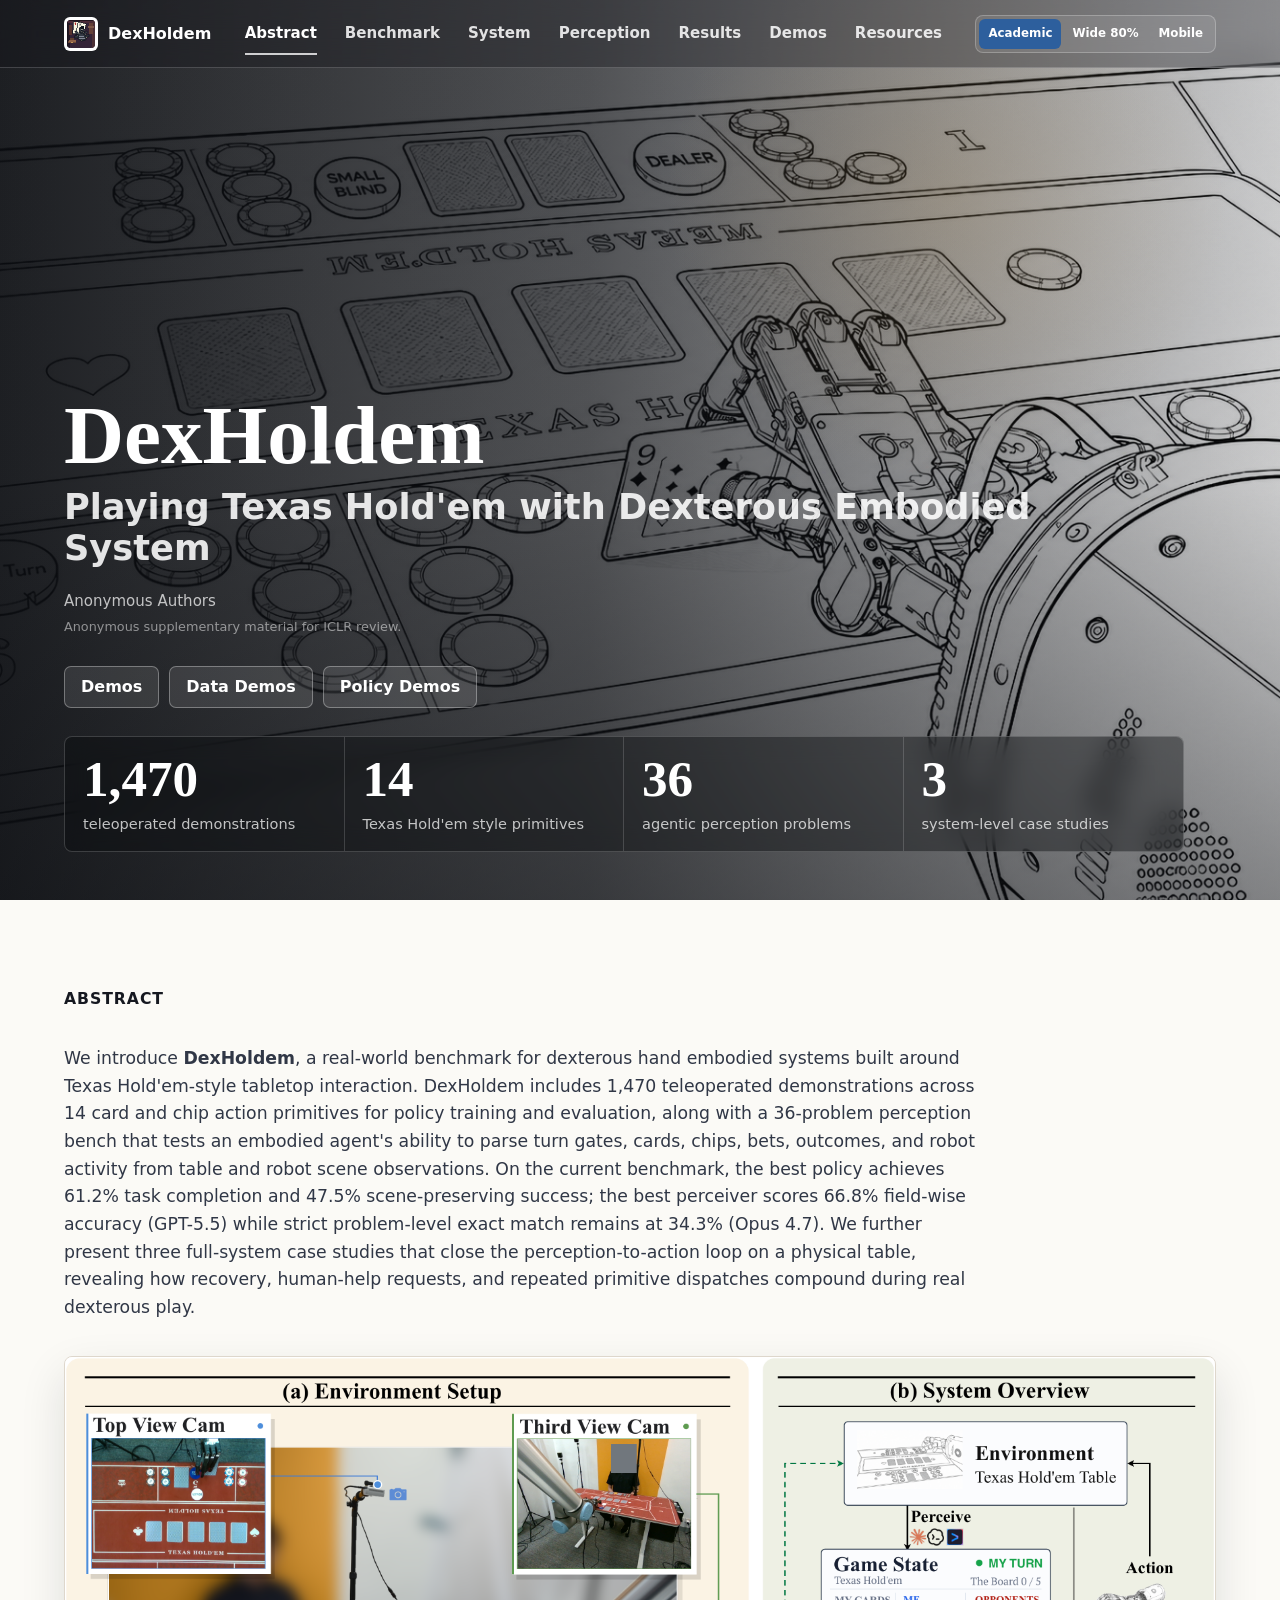
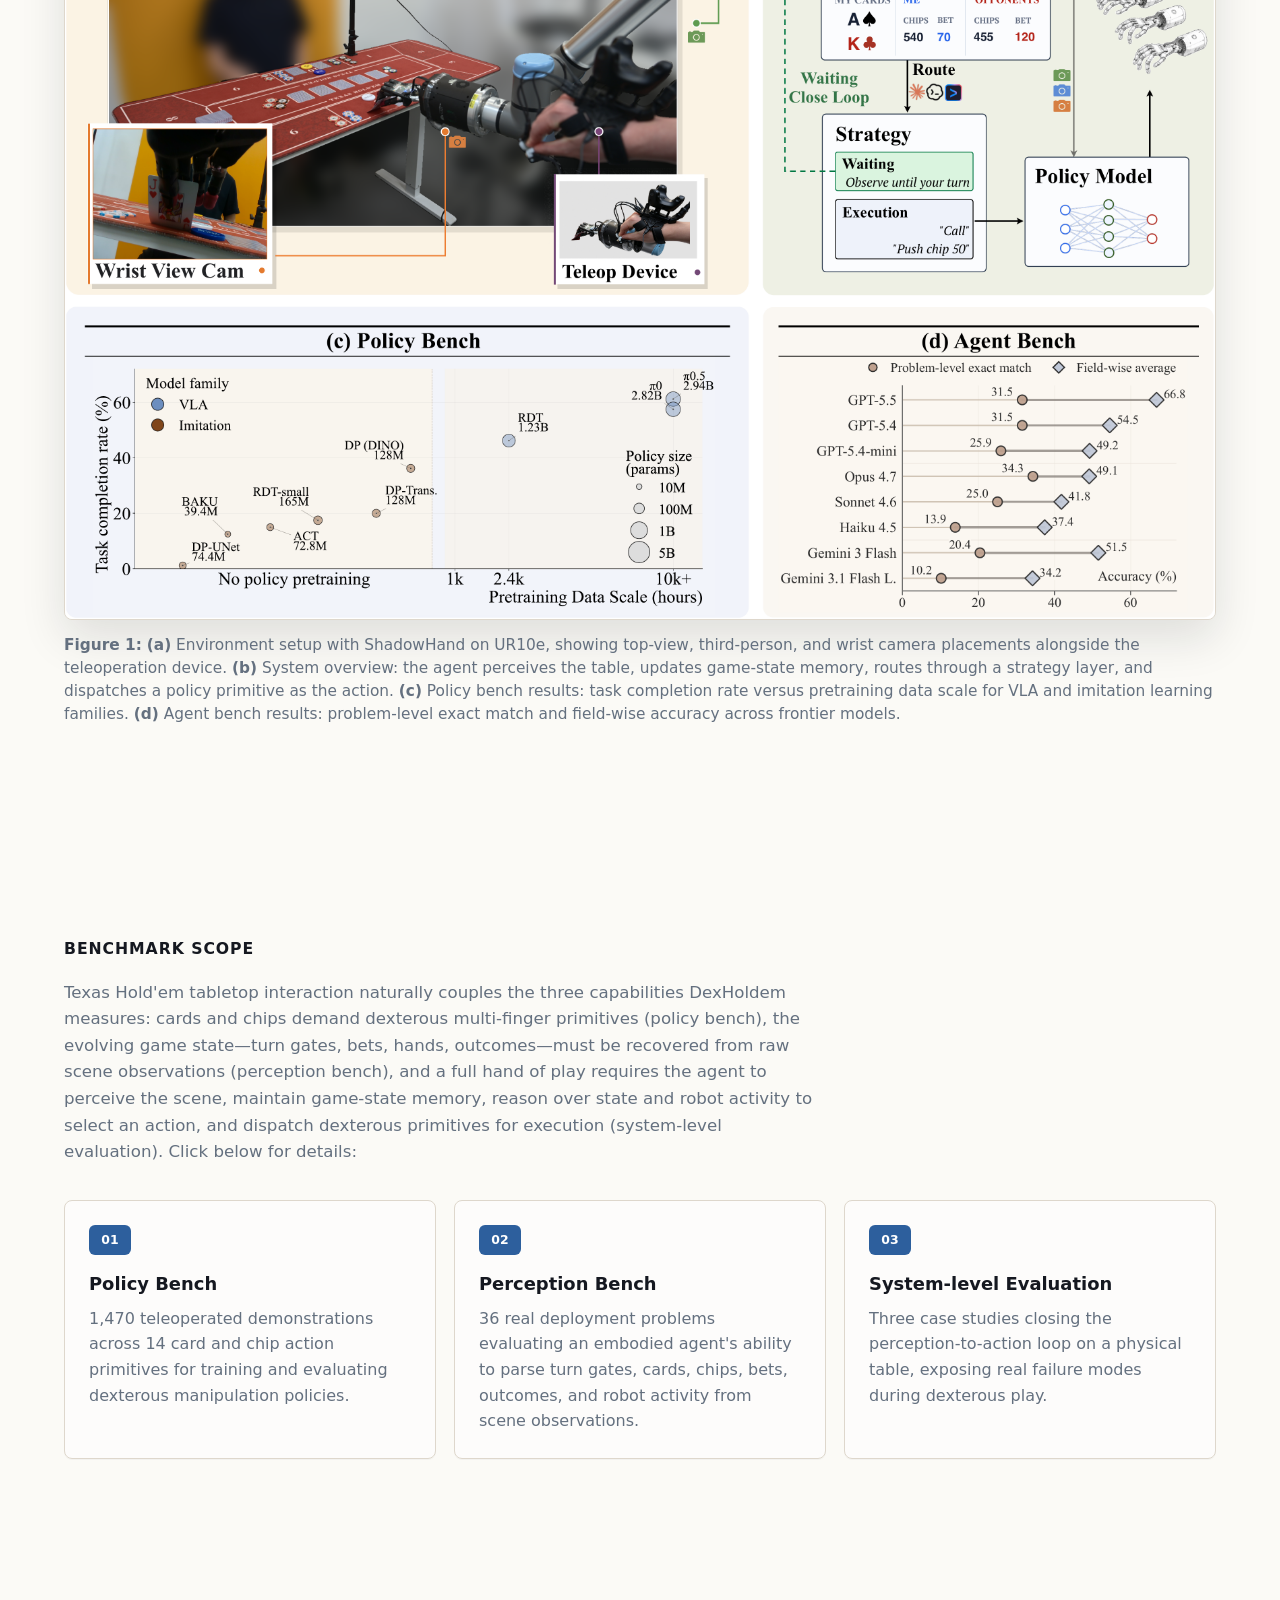
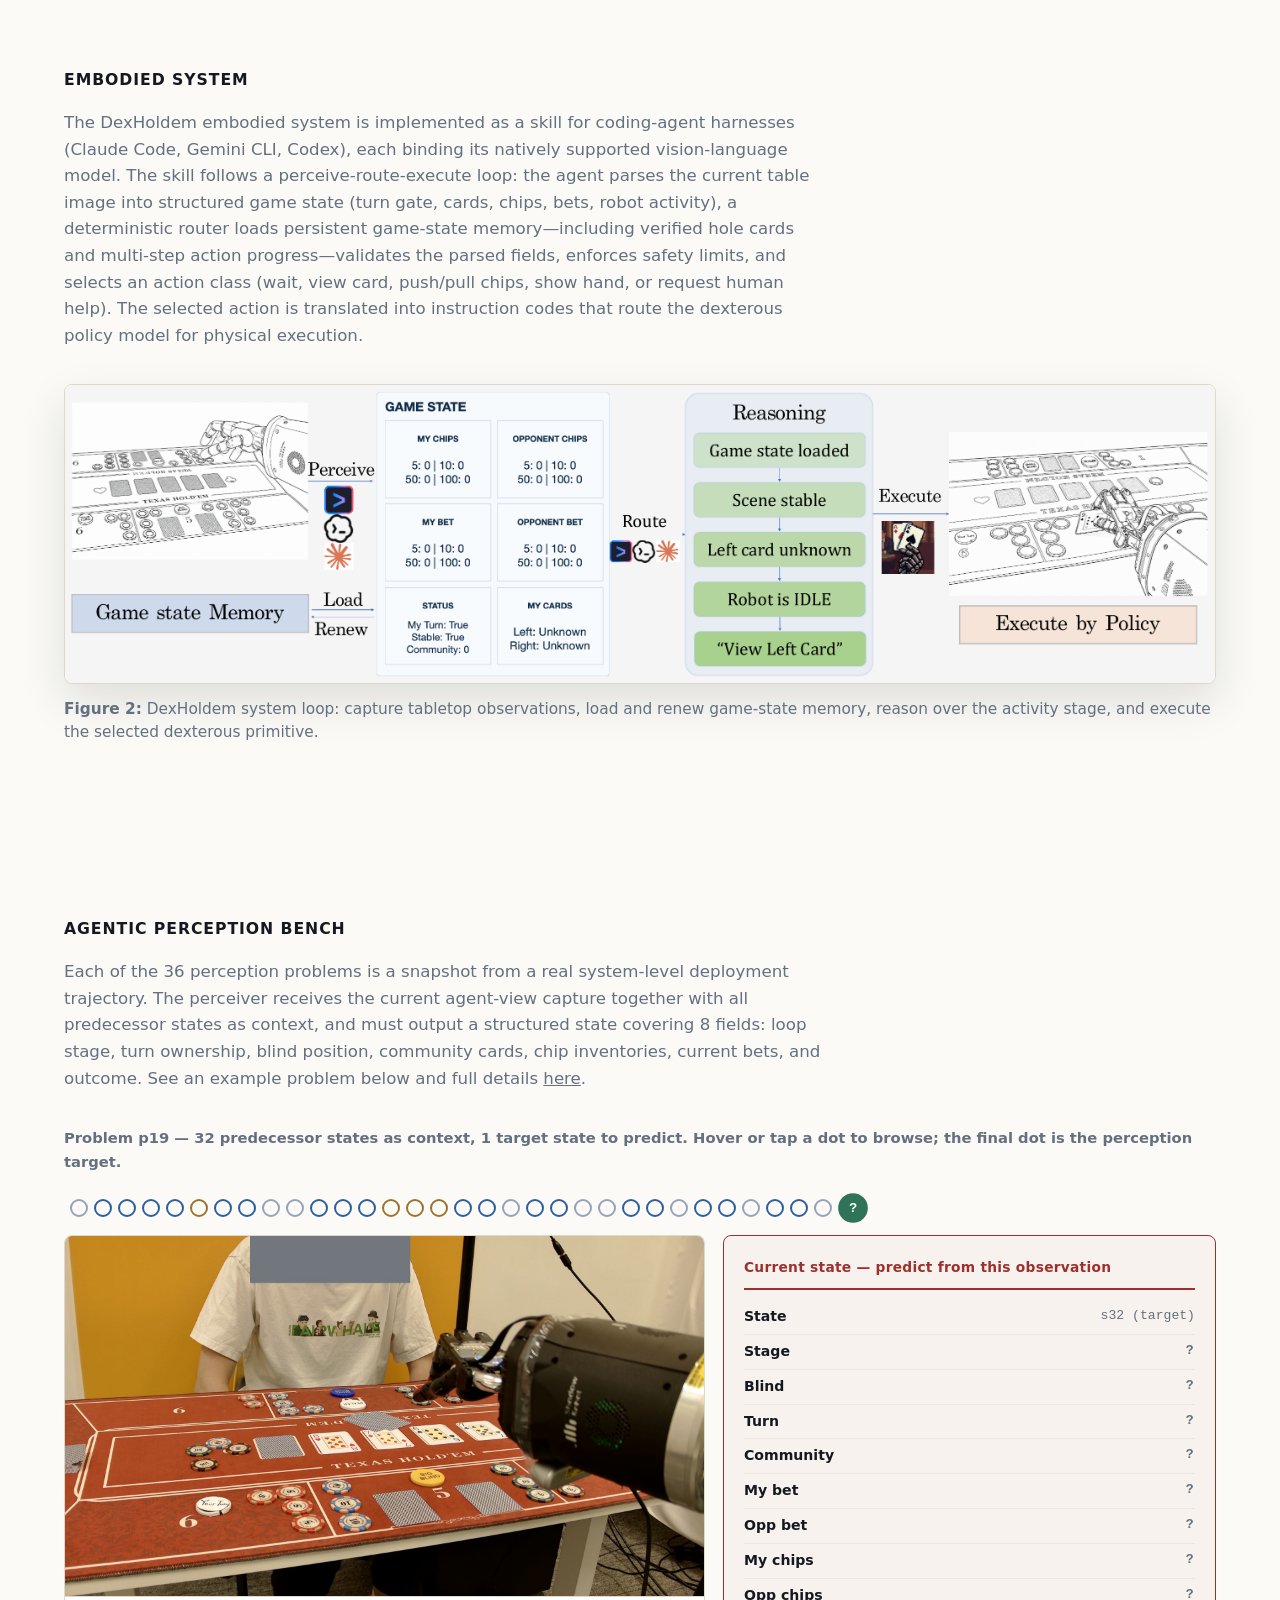
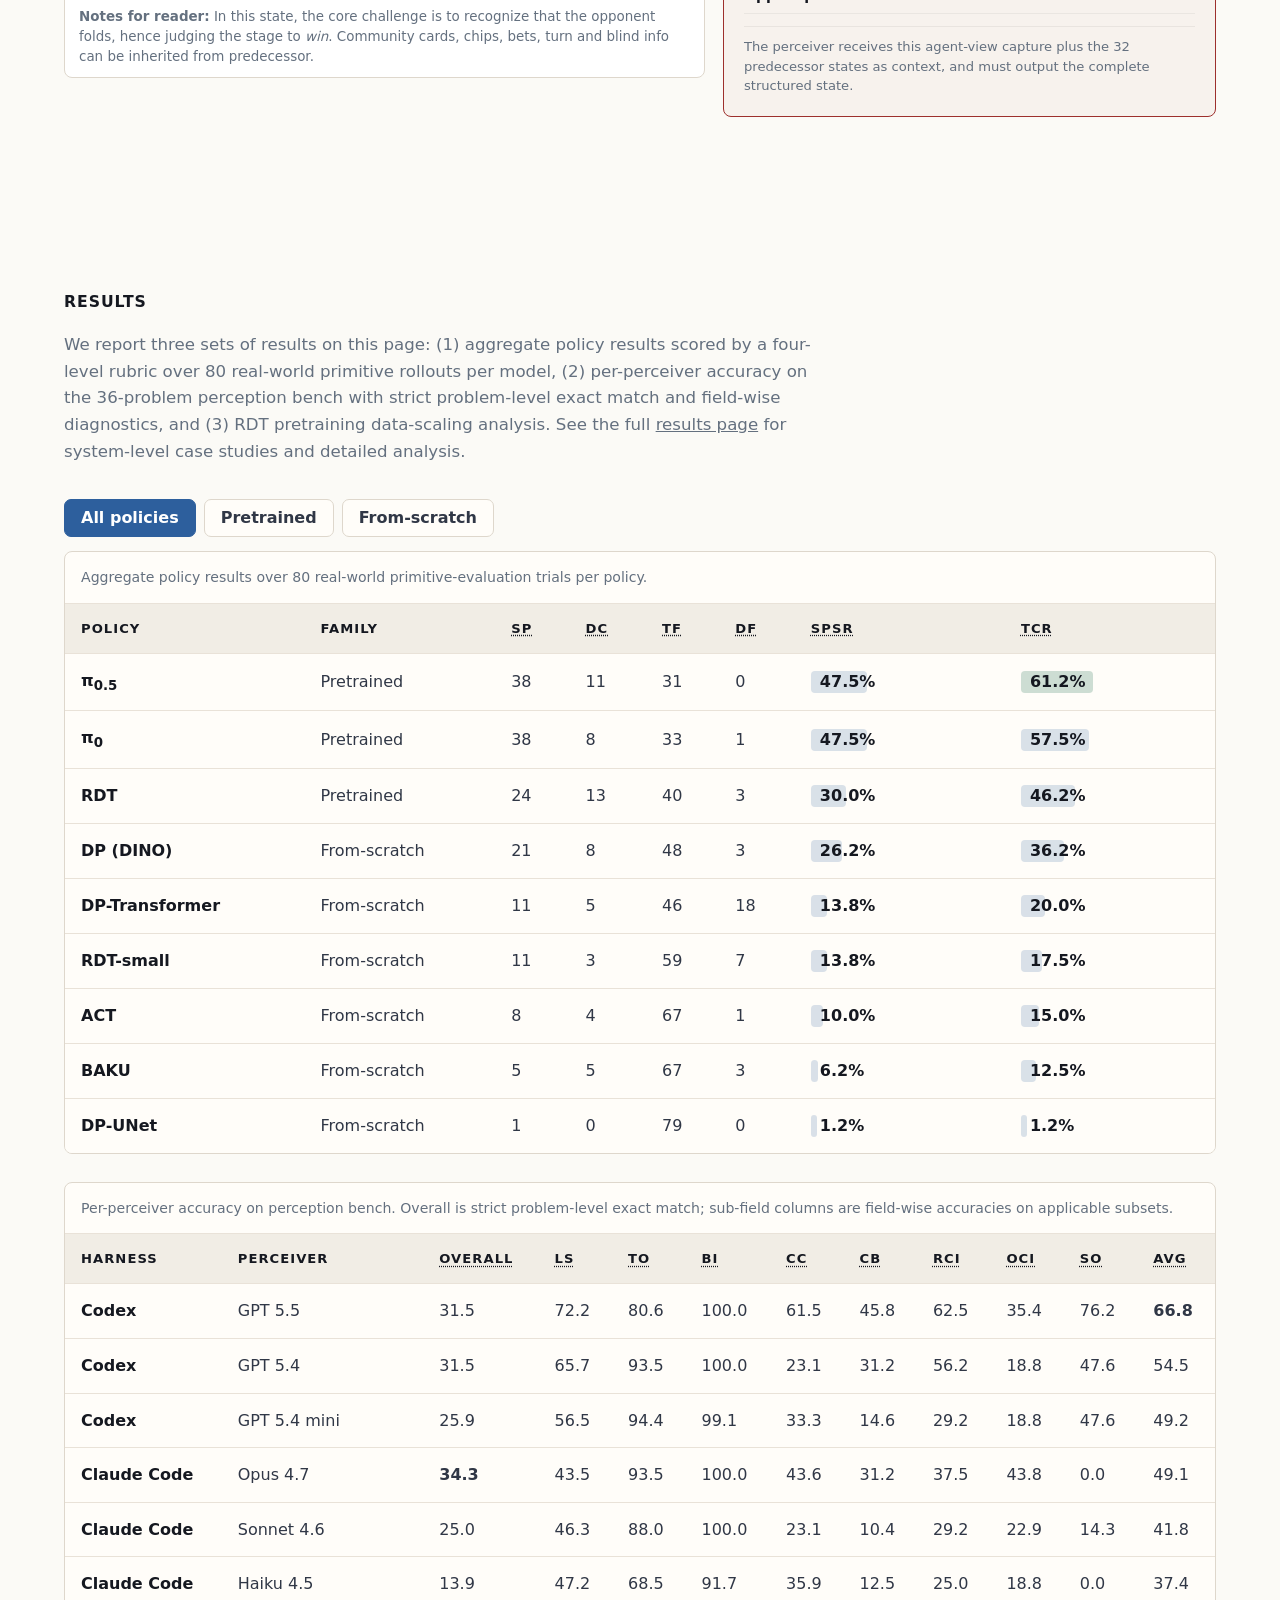
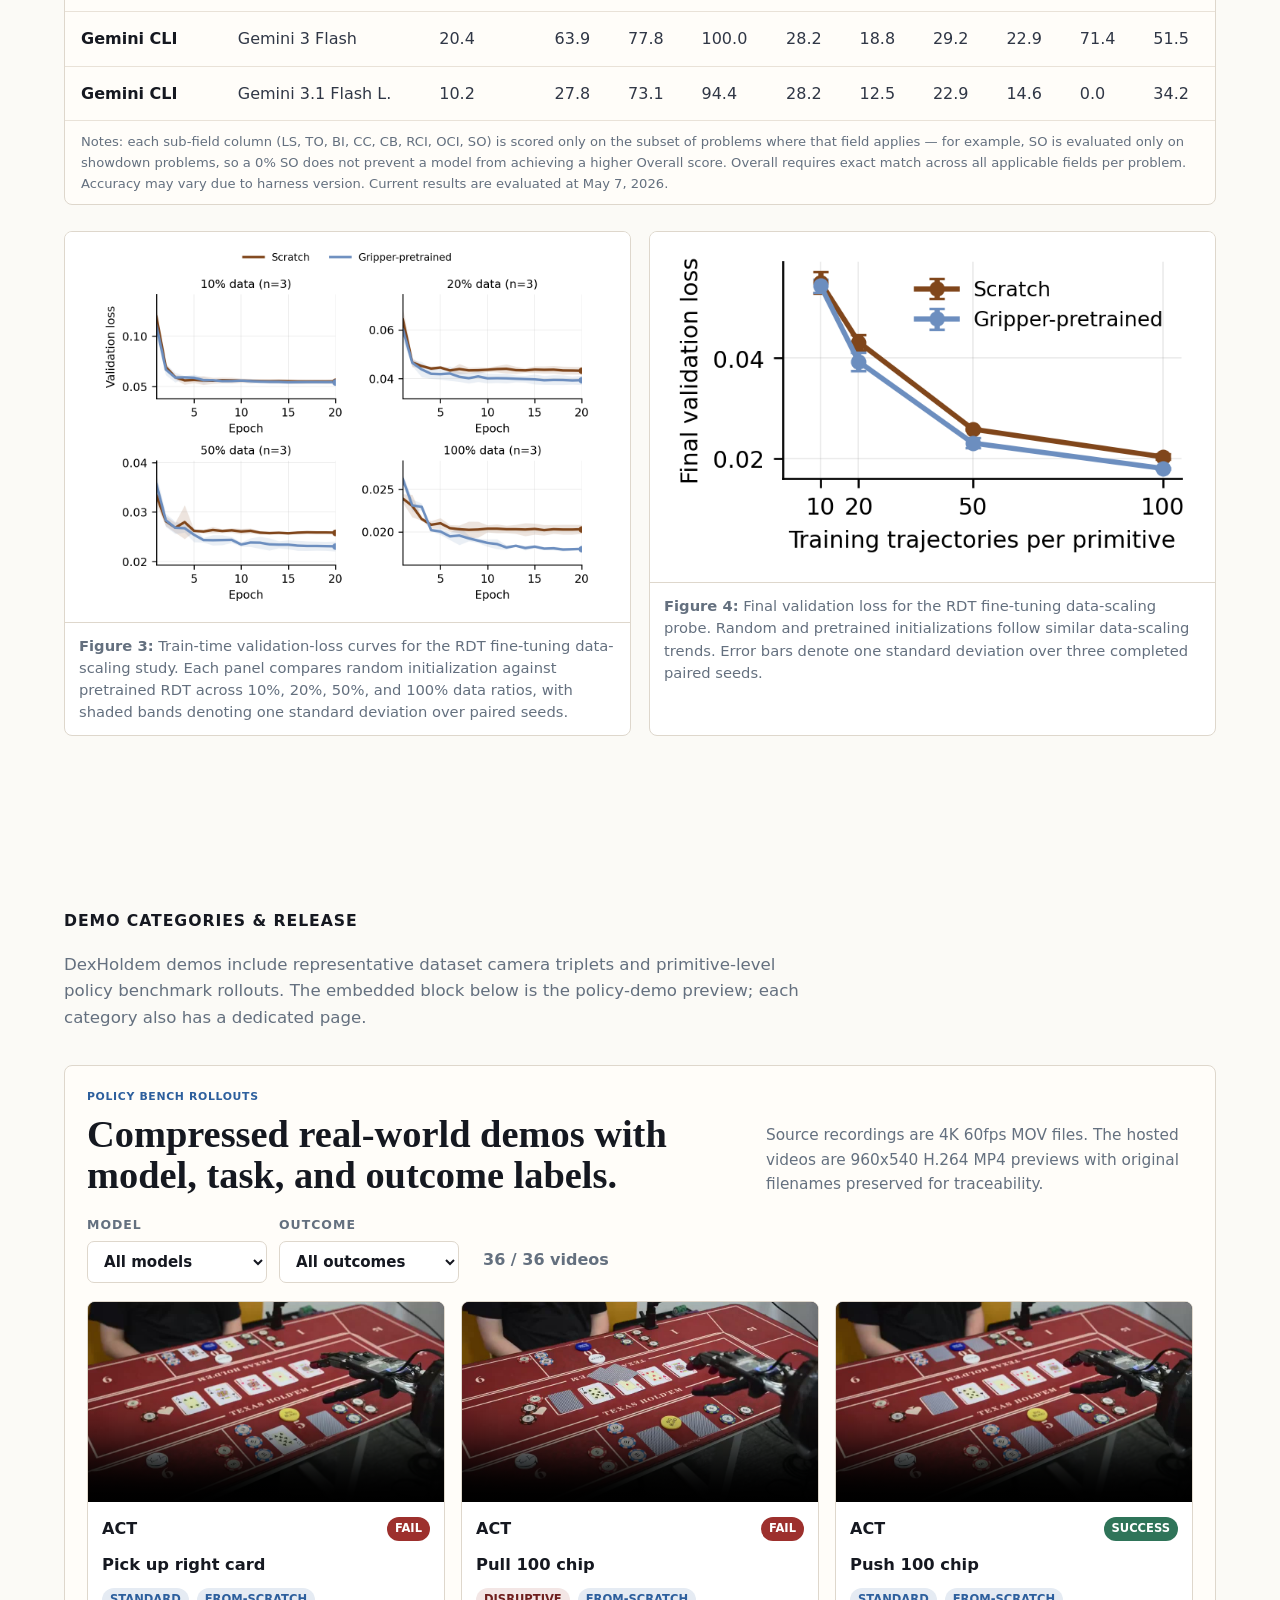
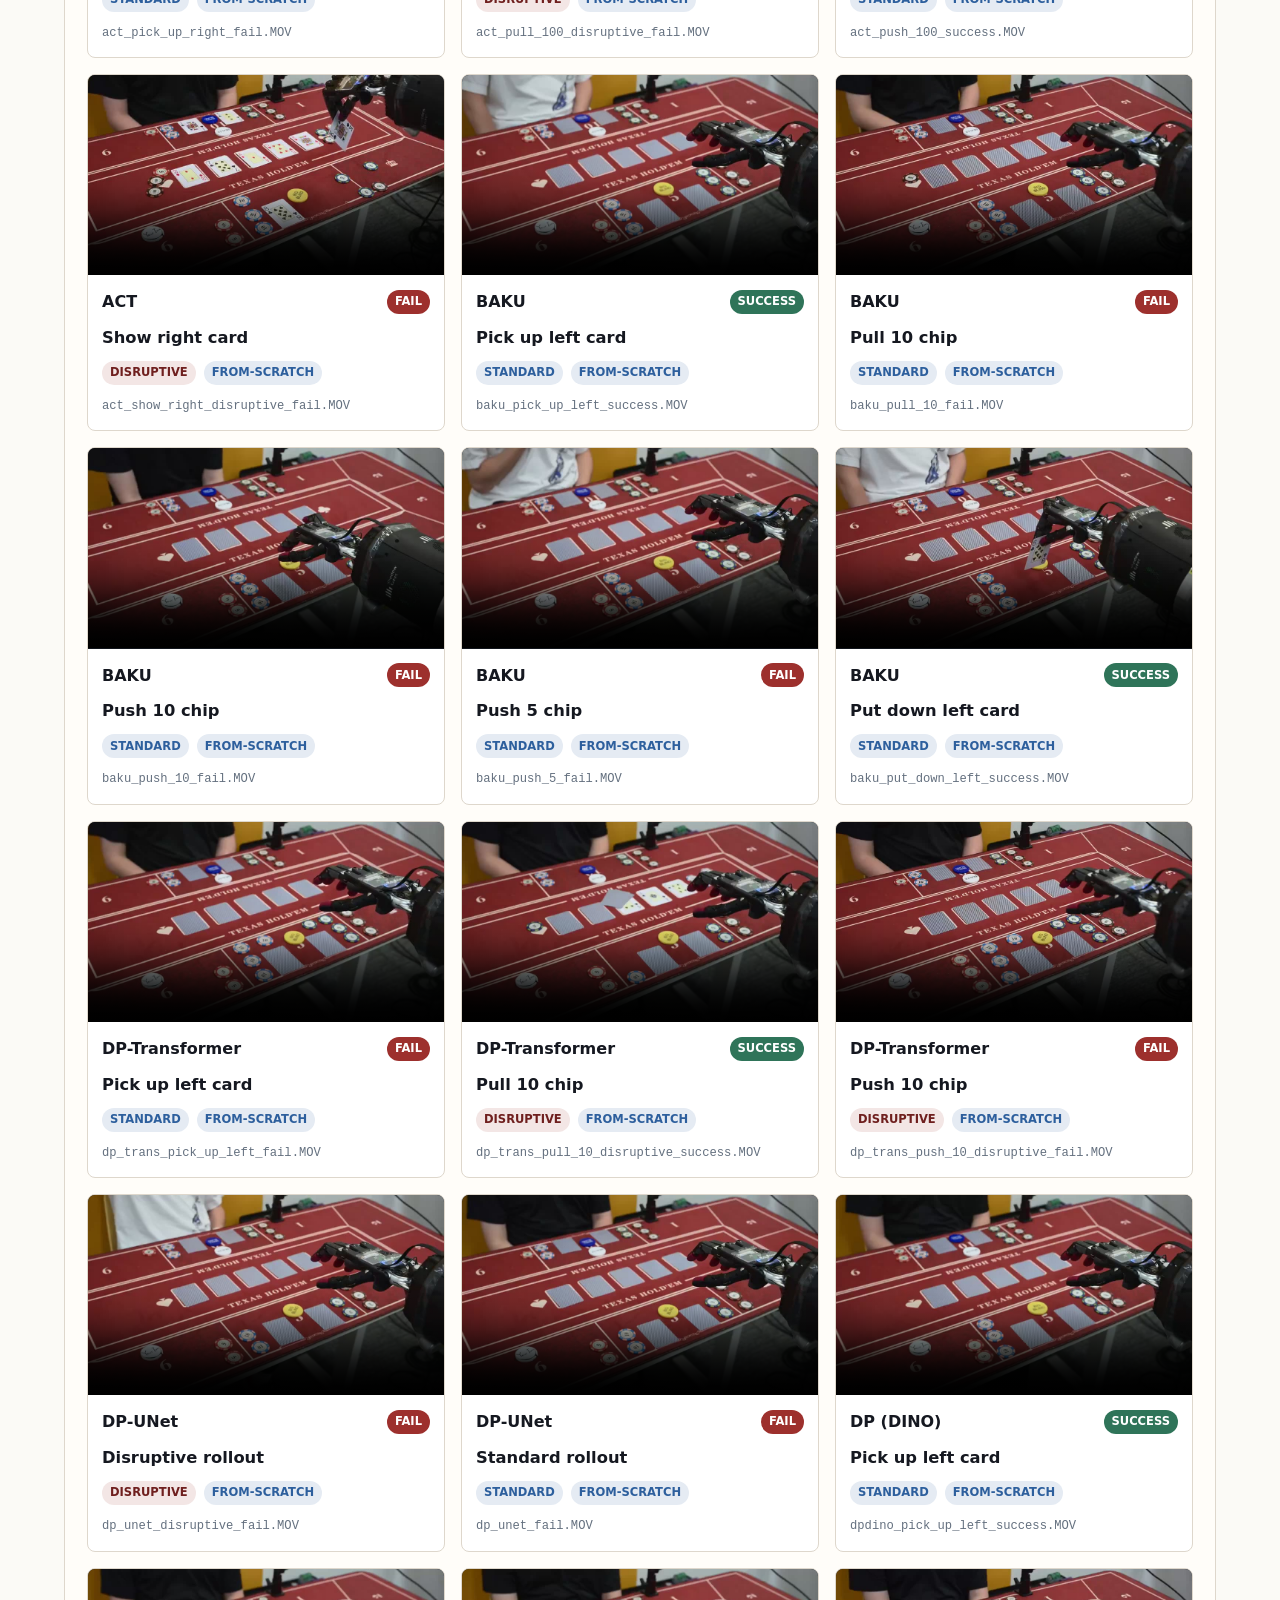
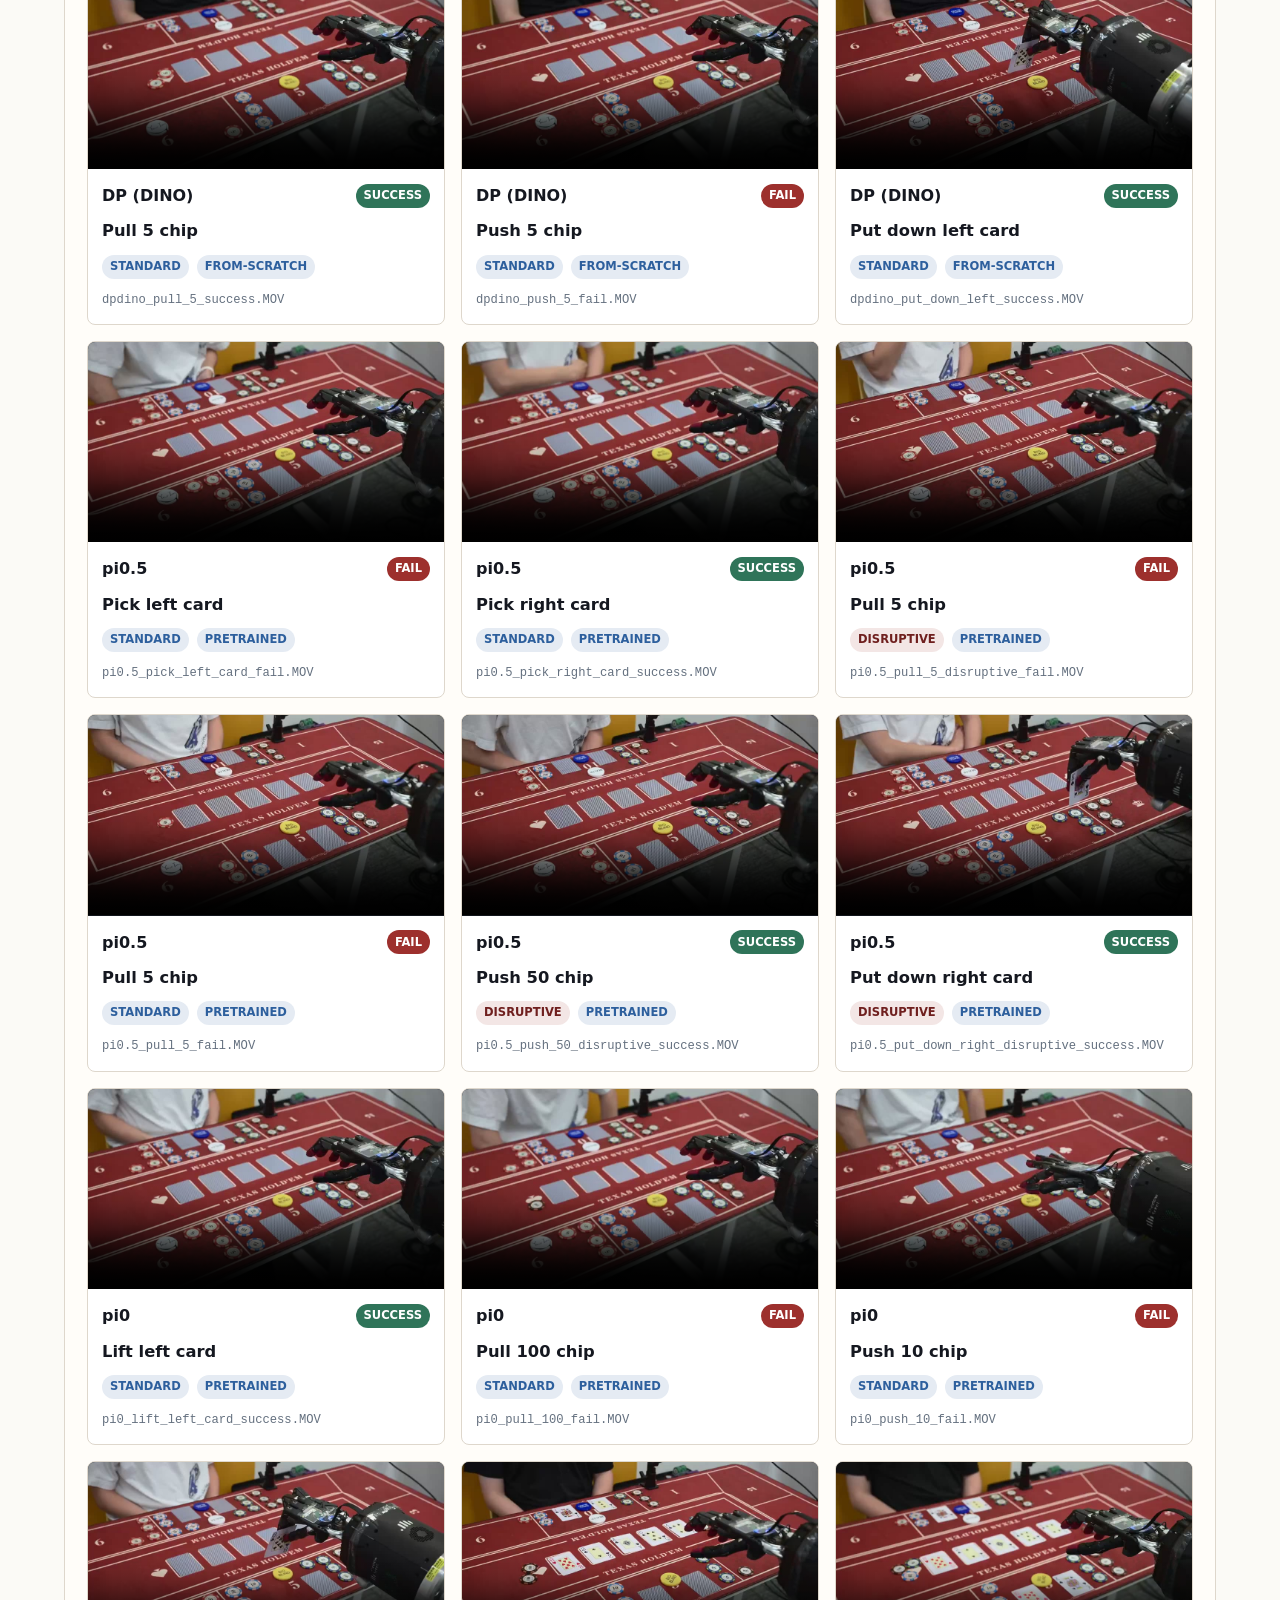
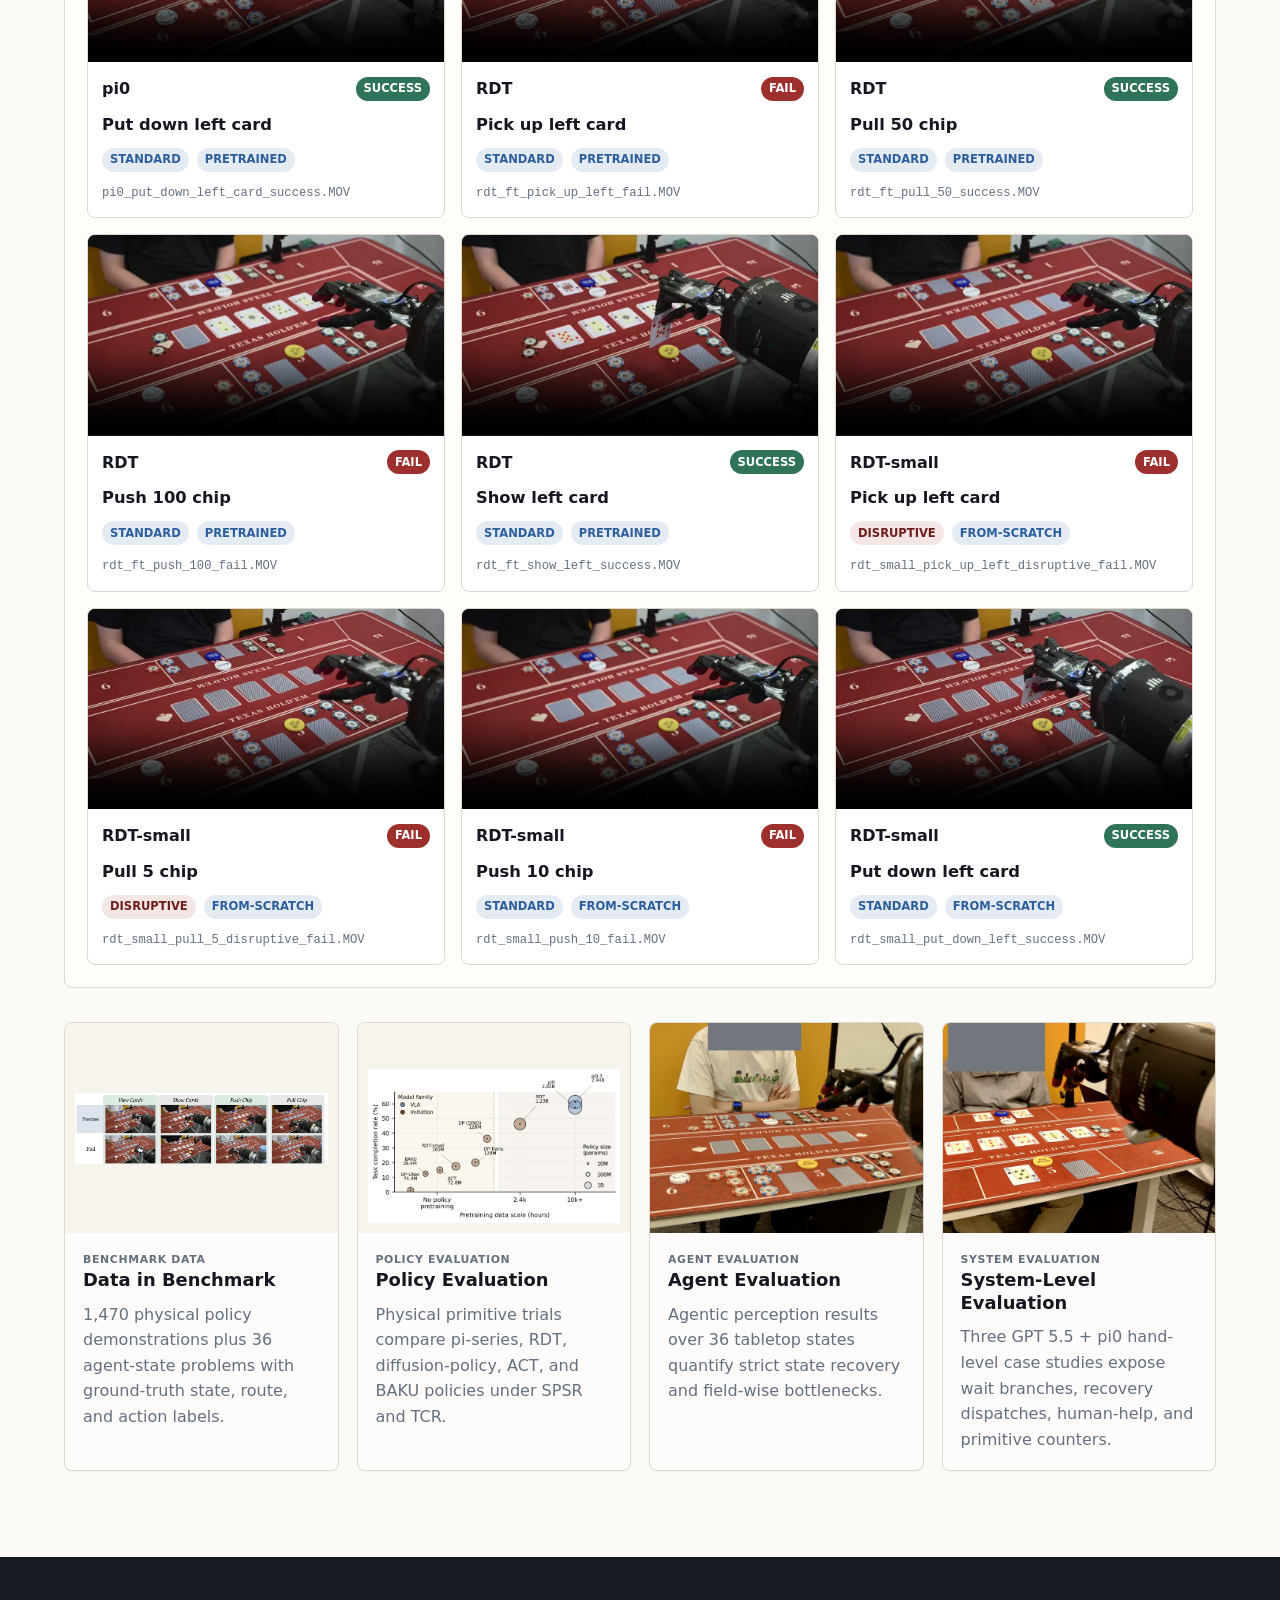
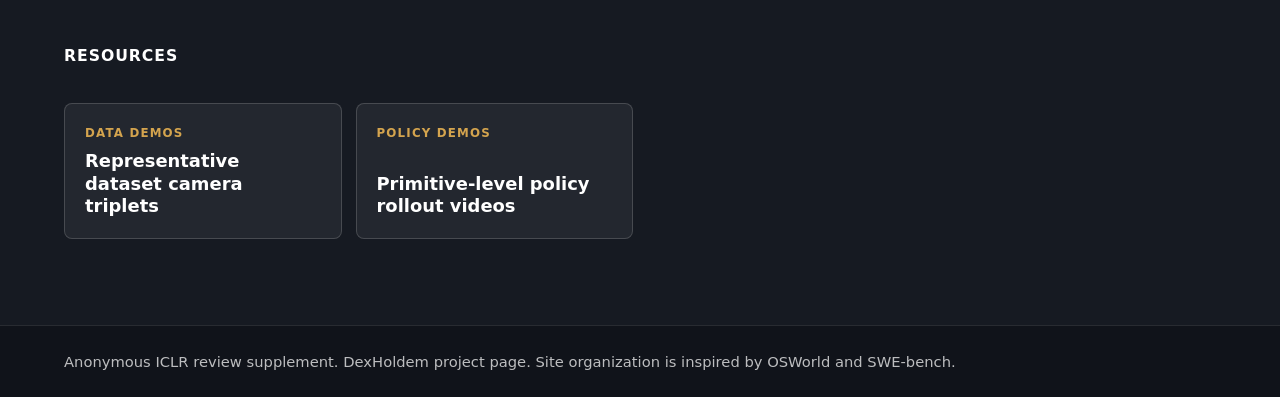
<file: index.html>
<!DOCTYPE html>

<html lang="en">
<head>
<meta charset="utf-8"/>
<meta content="width=device-width, initial-scale=1" name="viewport"/>
<title>DexHoldem: Playing Texas Hold'em with Dexterous Embodied System | Anonymous ICLR Supplement</title>
<meta content="DexHoldem is a project page for real-world ShadowHand tabletop manipulation, agentic perception, and embodied Texas Hold'em-style system evaluation." name="description"/>
<meta content="DexHoldem" property="og:title"/>
<meta content="A real-world ShadowHand benchmark coupling dexterous card-and-chip manipulation with embodied-agent perception and routing." property="og:description"/>
<meta content="assets/images/teaser.png" property="og:image"/>
<link href="assets/images/logo-poker-hand.svg" rel="icon" type="image/svg+xml"/>



<link href="styles.css?v=20260519-scroll-demo" rel="stylesheet"/>
<meta content="noindex, nofollow, noarchive" name="robots"/><meta content="no-referrer" name="referrer"/><meta content="default-src 'self'; script-src 'self' 'unsafe-inline'; style-src 'self' 'unsafe-inline'; img-src 'self' data:; font-src 'self'; media-src 'self'; frame-src 'none'; connect-src 'none'; object-src 'none'; base-uri 'none'; form-action 'none'" http-equiv="Content-Security-Policy"/></head>
<body id="top">
<a class="skip-link" href="#main-content">Skip to content</a>
<header class="site-header">
<a aria-label="DexHoldem home" class="brand" href="#top">
<span class="brand-mark image-mark"><img alt="" src="assets/images/logo-poker-hand.svg"/></span>
<span>DexHoldem</span>
</a>
<nav aria-label="Primary navigation" class="site-nav">
<a href="#abstract">Abstract</a>
<a href="#benchmark">Benchmark</a>
<a href="#system">System</a>
<a href="#perception">Perception</a>
<a href="#results">Results</a>
<a href="#demo-release">Demos</a>
<a href="#resources">Resources</a>
</nav>
</header>
<main id="main-content">
<section aria-labelledby="hero-title" class="hero">
<div class="hero-content">
<h1 id="hero-title">
<span class="title-main">DexHoldem</span>
<span class="title-tail">Playing Texas Hold'em with Dexterous Embodied System</span>
</h1>
<p class="authors">Anonymous Authors</p>
<p class="author-note">Anonymous supplementary material for ICLR review.</p>
<div aria-label="Project links" class="hero-actions">



<a class="button" href="index.html#demo-release">Demos</a>
<a class="button" href="pages/data-demos.html">Data Demos</a>
<a class="button" href="pages/policy-demos.html">Policy Demos</a>




</div>
</div>
<dl aria-label="Benchmark statistics" class="hero-metrics">
<div>
<dd>1,470</dd>
<dt>teleoperated demonstrations</dt>
</div>
<div>
<dd>14</dd>
<dt>Texas Hold'em style primitives</dt>
</div>
<div>
<dd>36</dd>
<dt>agentic perception problems</dt>
</div>
<div>
<dd>3</dd>
<dt>system-level case studies</dt>
</div>
</dl>
</section>

<section class="section tight" id="abstract">
<div class="section-heading">
<p class="eyebrow">Abstract</p>
</div>
<div class="abstract-body">
<p>
            We introduce <strong>DexHoldem</strong>, a real-world benchmark for dexterous hand
            embodied systems built around Texas Hold'em-style tabletop interaction. DexHoldem
            includes 1,470 teleoperated demonstrations across 14 card and chip action primitives
            for policy training and evaluation, along with a 36-problem perception bench that
            tests an embodied agent's ability to parse turn gates, cards, chips, bets, outcomes,
            and robot activity from table and robot scene observations. On the current benchmark,
            the best policy achieves 61.2% task completion and 47.5% scene-preserving success;
            the best perceiver scores 66.8% field-wise accuracy (GPT-5.5) while strict
            problem-level exact match remains at 34.3% (Opus 4.7). We further present three
            full-system case studies that close the perception-to-action loop on a physical
            table, revealing how recovery, human-help requests, and repeated primitive dispatches
            compound during real dexterous play.
          </p>
</div>

<figure class="teaser-figure">
<img alt="DexHoldem teaser figure showing environment setup, system overview, policy results, and agent results" loading="lazy" src="assets/images/teaser.png"/>
<figcaption id="teaser-title">
<b>Figure 1:</b> <b>(a)</b> Environment setup with ShadowHand on UR10e, showing top-view, third-person, and wrist camera placements alongside the teleoperation device. <b>(b)</b> System overview: the agent perceives the table, updates game-state memory, routes through a strategy layer, and dispatches a policy primitive as the action. <b>(c)</b> Policy bench results: task completion rate versus pretraining data scale for VLA and imitation learning families. <b>(d)</b> Agent bench results: problem-level exact match and field-wise accuracy across frontier models.
          </figcaption>
</figure>
</section>
<section class="section" id="benchmark">
<div class="section-heading">
<p class="eyebrow">Benchmark Scope</p>
<p>
            Texas Hold'em tabletop interaction naturally couples the three capabilities
            DexHoldem measures: cards and chips demand dexterous multi-finger primitives
            (policy bench), the evolving game state—turn gates, bets, hands, outcomes—must
            be recovered from raw scene observations (perception bench), and a full hand
            of play requires the agent to perceive the scene, maintain game-state memory,
            reason over state and robot activity to select an action, and dispatch
            dexterous primitives for execution (system-level evaluation). Click below for details:
          </p>
</div>
<div class="feature-grid benchmark-layers">
<a aria-label="Open Policy Bench details" class="feature-card feature-card-link" href="pages/policy.html">
<span class="card-index">01</span>
<h3>Policy Bench</h3>
<p>
              1,470 teleoperated demonstrations across 14 card and chip action primitives
              for training and evaluating dexterous manipulation policies.
            </p>
</a>
<a aria-label="Open Perception Bench details" class="feature-card feature-card-link" href="pages/agent.html">
<span class="card-index">02</span>
<h3>Perception Bench</h3>
<p>
              36 real deployment problems evaluating an embodied agent's ability to parse
              turn gates, cards, chips, bets, outcomes, and robot activity from scene
              observations.
            </p>
</a>
<a aria-label="Open System Evaluation details" class="feature-card feature-card-link" href="pages/system.html">
<span class="card-index">03</span>
<h3>System-level Evaluation</h3>
<p>
              Three case studies closing the perception-to-action loop on a
              physical table, exposing real failure modes during dexterous play.
            </p>
</a>
</div>
</section>
<section class="section" id="system">
<div class="section-heading">
<p class="eyebrow">Embodied System</p>
<p>
            The DexHoldem embodied system is implemented as a skill for coding-agent
            harnesses (Claude Code, Gemini CLI, Codex), each binding its natively
            supported vision-language model. The skill follows a perceive-route-execute
            loop: the agent parses the current table image into structured game state
            (turn gate, cards, chips, bets, robot activity), a deterministic router loads
            persistent game-state memory—including verified hole cards and multi-step
            action progress—validates the parsed fields, enforces safety limits, and
            selects an action class (wait, view card, push/pull chips, show hand, or
            request human help). The selected action is translated into instruction codes
            that route the dexterous policy model for physical execution.
          </p>
</div>
<figure class="wide-figure">
<img alt="DexHoldem system loop showing capture, game-state memory, activity reasoning, and execution" loading="lazy" src="assets/images/method.png"/>
<figcaption>
<b>Figure 2:</b> DexHoldem system loop: capture tabletop observations, load and renew game-state
            memory, reason over the activity stage, and execute the selected dexterous primitive.
          </figcaption>
</figure>
</section>
<section class="section" id="perception">
<div class="section-heading">
<p class="eyebrow">Agentic Perception Bench</p>
<p>
            Each of the 36 perception problems is a snapshot from a real system-level
            deployment trajectory. The perceiver receives the current agent-view capture
            together with all predecessor states as context, and must output a structured
            state covering 8 fields: loop stage, turn ownership, blind position, community
            cards, chip inventories, current bets, and outcome. See an example problem
            below and full details <a href="pages/agent.html">here</a>.
          </p>
</div>
<div aria-label="Perception problem explorer for p19" class="problem-explorer" id="problem-explorer">
<div class="problem-explorer-label">Problem p19 — 32 predecessor states as context, 1 target state to predict. Hover or tap a dot to browse; the final dot is the perception target.</div>
<div aria-label="State timeline" class="problem-timeline" id="problem-timeline" role="listbox"></div>
<div class="problem-detail">
<figure class="problem-preview">
<img alt="Agent view for state s32" id="problem-preview-img" src="assets/images/perception-problem/s32.jpg"/>
<figcaption class="problem-preview-note" id="problem-preview-note"></figcaption>
</figure>
<div class="problem-state-info" id="problem-state-info"></div>
</div>
</div>
</section>
<section class="section" id="results">
<div class="section-heading">
<p class="eyebrow">Results</p>
<p>
            We report three sets of results on this page: (1) aggregate policy results
            scored by a four-level rubric over 80 real-world primitive rollouts per model,
            (2) per-perceiver accuracy on the 36-problem perception bench with strict
            problem-level exact match and field-wise diagnostics, and (3) RDT pretraining
            data-scaling analysis. See the full
            <a href="pages/results.html">results page</a> for system-level case studies
            and detailed analysis.
          </p>
</div>
<div aria-label="Policy result filters" class="leaderboard-controls">
<button class="filter-button active" data-filter="all" type="button">All policies</button>
<button class="filter-button" data-filter="vla" type="button">Pretrained</button>
<button class="filter-button" data-filter="imitation" type="button">From-scratch</button>
</div>
<div class="table-wrap">
<table class="leaderboard" id="leaderboard">
<caption>Aggregate policy results over 80 real-world primitive-evaluation trials per policy.</caption>
<thead>
<tr>
<th scope="col">Policy</th>
<th scope="col">Family</th>
<th scope="col"><span class="col-tip" data-tip="Scene-Preserving Success: primitive completed and table remains usable for subsequent actions">SP</span></th>
<th scope="col"><span class="col-tip" data-tip="Disruptive Completion: goal achieved but execution disturbs the scene enough to prevent normal continuation">DC</span></th>
<th scope="col"><span class="col-tip" data-tip="Task Failure: primitive not completed, but scene remains stable enough for retry">TF</span></th>
<th scope="col"><span class="col-tip" data-tip="Disruptive Failure: primitive fails and the environment must be reset before continuing">DF</span></th>
<th scope="col"><span class="col-tip tip-right" data-tip="Scene-Preserving Success Rate: counts only SP trials (SP / N)">SPSR</span></th>
<th scope="col"><span class="col-tip tip-right" data-tip="Task Completion Rate: counts SP + DC trials ((SP + DC) / N)">TCR</span></th>
</tr>
</thead>
<tbody>
<tr data-family="vla">
<th scope="row">π<sub>0.5</sub></th>
<td>Pretrained</td>
<td>38</td>
<td>11</td>
<td>31</td>
<td>0</td>
<td><span class="bar-value" style="--w: 47.5%;">47.5%</span></td>
<td><span class="bar-value strong" style="--w: 61.2%;">61.2%</span></td>
</tr>
<tr data-family="vla">
<th scope="row">π<sub>0</sub></th>
<td>Pretrained</td>
<td>38</td>
<td>8</td>
<td>33</td>
<td>1</td>
<td><span class="bar-value" style="--w: 47.5%;">47.5%</span></td>
<td><span class="bar-value" style="--w: 57.5%;">57.5%</span></td>
</tr>
<tr data-family="vla">
<th scope="row">RDT</th>
<td>Pretrained</td>
<td>24</td>
<td>13</td>
<td>40</td>
<td>3</td>
<td><span class="bar-value" style="--w: 30.0%;">30.0%</span></td>
<td><span class="bar-value" style="--w: 46.2%;">46.2%</span></td>
</tr>
<tr data-family="imitation">
<th scope="row">DP (DINO)</th>
<td>From-scratch</td>
<td>21</td>
<td>8</td>
<td>48</td>
<td>3</td>
<td><span class="bar-value" style="--w: 26.2%;">26.2%</span></td>
<td><span class="bar-value" style="--w: 36.2%;">36.2%</span></td>
</tr>
<tr data-family="imitation">
<th scope="row">DP-Transformer</th>
<td>From-scratch</td>
<td>11</td>
<td>5</td>
<td>46</td>
<td>18</td>
<td><span class="bar-value" style="--w: 13.8%;">13.8%</span></td>
<td><span class="bar-value" style="--w: 20.0%;">20.0%</span></td>
</tr>
<tr data-family="imitation">
<th scope="row">RDT-small</th>
<td>From-scratch</td>
<td>11</td>
<td>3</td>
<td>59</td>
<td>7</td>
<td><span class="bar-value" style="--w: 13.8%;">13.8%</span></td>
<td><span class="bar-value" style="--w: 17.5%;">17.5%</span></td>
</tr>
<tr data-family="imitation">
<th scope="row">ACT</th>
<td>From-scratch</td>
<td>8</td>
<td>4</td>
<td>67</td>
<td>1</td>
<td><span class="bar-value" style="--w: 10.0%;">10.0%</span></td>
<td><span class="bar-value" style="--w: 15.0%;">15.0%</span></td>
</tr>
<tr data-family="imitation">
<th scope="row">BAKU</th>
<td>From-scratch</td>
<td>5</td>
<td>5</td>
<td>67</td>
<td>3</td>
<td><span class="bar-value" style="--w: 6.2%;">6.2%</span></td>
<td><span class="bar-value" style="--w: 12.5%;">12.5%</span></td>
</tr>
<tr data-family="imitation">
<th scope="row">DP-UNet</th>
<td>From-scratch</td>
<td>1</td>
<td>0</td>
<td>79</td>
<td>0</td>
<td><span class="bar-value" style="--w: 1.2%;">1.2%</span></td>
<td><span class="bar-value" style="--w: 1.2%;">1.2%</span></td>
</tr>
</tbody>
</table>
</div>
<div class="table-wrap perception-results-wrap">
<table class="leaderboard perception-results">
<caption>Per-perceiver accuracy on perception bench. Overall is strict problem-level exact match; sub-field columns are field-wise accuracies on applicable subsets.</caption>
<thead>
<tr>
<th scope="col">Harness</th>
<th scope="col">Perceiver</th>
<th scope="col"><span class="col-tip" data-tip="Strict problem-level exact match: correct only when every applicable field is correct">Overall</span></th>
<th scope="col"><span class="col-tip" data-tip="Loop Stage: whether the robot is idle, acting, waiting for atom completion, in recovery, or at a win/lose outcome">LS</span></th>
<th scope="col"><span class="col-tip" data-tip="Turn Ownership: whether it is the robot's turn to act or the opponent's">TO</span></th>
<th scope="col"><span class="col-tip" data-tip="Blind Information: the robot's blind position (big blind, small blind, or none)">BI</span></th>
<th scope="col"><span class="col-tip" data-tip="Community Cards: identity of visible community cards on the table; scored only when community cards are present">CC</span></th>
<th scope="col"><span class="col-tip" data-tip="Current Bet Chips: exact denomination-level chip counts for both players' current bets; scored on table-decision and outcome-judge problems">CB</span></th>
<th scope="col"><span class="col-tip" data-tip="Robot Chip Inventory: exact denomination-level count of the robot's remaining chip stacks; scored on table-decision and outcome-judge problems">RCI</span></th>
<th scope="col"><span class="col-tip" data-tip="Opponent Chip Inventory: exact denomination-level count of the opponent's remaining chips; especially difficult due to occlusion and distance">OCI</span></th>
<th scope="col"><span class="col-tip tip-right" data-tip="Showdown Outcome: win, lose, or tie judgment from visible cards and game context; scored only on showdown/outcome-judge problems">SO</span></th>
<th scope="col"><span class="col-tip tip-right" data-tip="Field-wise Average: unweighted mean of the eight sub-capability columns, excluding Overall">Avg</span></th>
</tr>
</thead>
<tbody>
<tr>
<th scope="row">Codex</th>
<td>GPT 5.5</td>
<td>31.5</td>
<td>72.2</td>
<td>80.6</td>
<td>100.0</td>
<td>61.5</td>
<td>45.8</td>
<td>62.5</td>
<td>35.4</td>
<td>76.2</td>
<td><strong>66.8</strong></td>
</tr>
<tr>
<th scope="row">Codex</th>
<td>GPT 5.4</td>
<td>31.5</td>
<td>65.7</td>
<td>93.5</td>
<td>100.0</td>
<td>23.1</td>
<td>31.2</td>
<td>56.2</td>
<td>18.8</td>
<td>47.6</td>
<td>54.5</td>
</tr>
<tr>
<th scope="row">Codex</th>
<td>GPT 5.4 mini</td>
<td>25.9</td>
<td>56.5</td>
<td>94.4</td>
<td>99.1</td>
<td>33.3</td>
<td>14.6</td>
<td>29.2</td>
<td>18.8</td>
<td>47.6</td>
<td>49.2</td>
</tr>
<tr>
<th scope="row">Claude Code</th>
<td>Opus 4.7</td>
<td><strong>34.3</strong></td>
<td>43.5</td>
<td>93.5</td>
<td>100.0</td>
<td>43.6</td>
<td>31.2</td>
<td>37.5</td>
<td>43.8</td>
<td>0.0</td>
<td>49.1</td>
</tr>
<tr>
<th scope="row">Claude Code</th>
<td>Sonnet 4.6</td>
<td>25.0</td>
<td>46.3</td>
<td>88.0</td>
<td>100.0</td>
<td>23.1</td>
<td>10.4</td>
<td>29.2</td>
<td>22.9</td>
<td>14.3</td>
<td>41.8</td>
</tr>
<tr>
<th scope="row">Claude Code</th>
<td>Haiku 4.5</td>
<td>13.9</td>
<td>47.2</td>
<td>68.5</td>
<td>91.7</td>
<td>35.9</td>
<td>12.5</td>
<td>25.0</td>
<td>18.8</td>
<td>0.0</td>
<td>37.4</td>
</tr>
<tr>
<th scope="row">Gemini CLI</th>
<td>Gemini 3 Flash</td>
<td>20.4</td>
<td>63.9</td>
<td>77.8</td>
<td>100.0</td>
<td>28.2</td>
<td>18.8</td>
<td>29.2</td>
<td>22.9</td>
<td>71.4</td>
<td>51.5</td>
</tr>
<tr>
<th scope="row">Gemini CLI</th>
<td>Gemini 3.1 Flash L.</td>
<td>10.2</td>
<td>27.8</td>
<td>73.1</td>
<td>94.4</td>
<td>28.2</td>
<td>12.5</td>
<td>22.9</td>
<td>14.6</td>
<td>0.0</td>
<td>34.2</td>
</tr>
</tbody>
</table>
<p class="table-note">Notes: each sub-field column (LS, TO, BI, CC, CB, RCI, OCI, SO) is scored only on the subset of problems where that field applies — for example, SO is evaluated only on showdown problems, so a 0% SO does not prevent a model from achieving a higher Overall score. Overall requires exact match across all applicable fields per problem. Accuracy may vary due to harness version. Current results are evaluated at May 7, 2026.</p>
</div>
<div class="result-figures">
<figure>
<img alt="RDT pretraining data scaling chart" loading="lazy" src="assets/images/rdt-pretraining-scaling.png"/>
<figcaption><b>Figure 3:</b> Train-time validation-loss curves for the RDT fine-tuning data-scaling study. Each panel compares random initialization against pretrained RDT across 10%, 20%, 50%, and 100% data ratios, with shaded bands denoting one standard deviation over paired seeds.</figcaption>
</figure>
<figure>
<img alt="RDT final validation loss scaling chart" loading="lazy" src="assets/images/rdt-pretraining-final-loss.png"/>
<figcaption><b>Figure 4:</b> Final validation loss for the RDT fine-tuning data-scaling probe. Random and pretrained initializations follow similar data-scaling trends. Error bars denote one standard deviation over three completed paired seeds.</figcaption>
</figure>
</div>
</section>
<section class="section" id="demo-release">
<div class="section-heading">
<p class="eyebrow">Demo Categories &amp; Release</p>
<p>
            DexHoldem demos include representative dataset camera triplets
            and primitive-level policy benchmark rollouts.
            The embedded block below is the policy-demo preview; each category also has a dedicated page.
          </p>
</div>
<div aria-labelledby="policy-video-title" class="policy-video-block">
<div class="policy-video-heading">
<div>
<p class="demo-label">Policy Bench Rollouts</p>
<h3 id="policy-video-title">Compressed real-world demos with model, task, and outcome labels.</h3>
</div>
<p>
              Source recordings are 4K 60fps MOV files. The hosted videos are 960x540 H.264 MP4
              previews with original filenames preserved for traceability.
            </p>
</div>
<div aria-label="Policy video filters" class="policy-video-controls">
<label>
<span>Model</span>
<select id="policy-model-filter"></select>
</label>
<label>
<span>Outcome</span>
<select id="policy-outcome-filter">
<option value="all">All outcomes</option>
<option value="Success">Success</option>
<option value="Fail">Fail</option>
</select>
</label>
<output aria-live="polite" id="policy-video-count"></output>
</div>
<div class="policy-video-grid" id="policy-video-grid"></div>
</div>
<div class="demo-grid">
<a class="demo-card" href="pages/data.html">
<img alt="DexHoldem policy benchmark success and failure examples" class="contain-image" loading="lazy" src="assets/images/benchmark-data-examples.jpg"/>
<div class="demo-copy">
<p class="demo-label">Benchmark Data</p>
<h3>Data in Benchmark</h3>
<p>1,470 physical policy demonstrations plus 36 agent-state problems with ground-truth state, route, and action labels.</p>
</div>
</a>
<a class="demo-card" href="pages/policy.html">
<img alt="DexHoldem policy evaluation bubble chart" class="contain-image" loading="lazy" src="assets/images/model-scale-success.png"/>
<div class="demo-copy">
<p class="demo-label">Policy Evaluation</p>
<h3>Policy Evaluation</h3>
<p>Physical primitive trials compare pi-series, RDT, diffusion-policy, ACT, and BAKU policies under SPSR and TCR.</p>
</div>
</a>
<a class="demo-card" href="pages/agent.html">
<img alt="DexHoldem agent evaluation turn-gate state" loading="lazy" src="assets/images/perception-turn-gate.jpg"/>
<div class="demo-copy">
<p class="demo-label">Agent Evaluation</p>
<h3>Agent Evaluation</h3>
<p>Agentic perception results over 36 tabletop states quantify strict state recovery and field-wise bottlenecks.</p>
</div>
</a>
<a class="demo-card" href="pages/system.html#system-level-evaluation">
<img alt="DexHoldem system-level trajectory state" loading="lazy" src="assets/images/system-level-trajectory.jpg"/>
<div class="demo-copy">
<p class="demo-label">System Evaluation</p>
<h3>System-Level Evaluation</h3>
<p>Three GPT 5.5 + pi0 hand-level case studies expose wait branches, recovery dispatches, human-help, and primitive counters.</p>
</div>
</a>
</div>
</section>
<section class="section resource-band" id="resources">
<div class="section-heading">
<p class="eyebrow">Resources</p>
</div>
<div class="resource-grid">



<a class="resource-link" href="pages/data-demos.html">
<span>Data Demos</span>
<strong>Representative dataset camera triplets</strong>
</a>
<a class="resource-link" href="pages/policy-demos.html">
<span>Policy Demos</span>
<strong>Primitive-level policy rollout videos</strong>
</a>






</div>

</section>

</main>
<footer class="site-footer">
<p>Anonymous ICLR review supplement.
        DexHoldem project page. Site organization is inspired by
        OSWorld and
        SWE-bench.
      </p>
</footer>
<script src="layout.js"></script>

<script src="script.js?v=20260519-scroll-demo"></script>
</body>
</html>
</file>
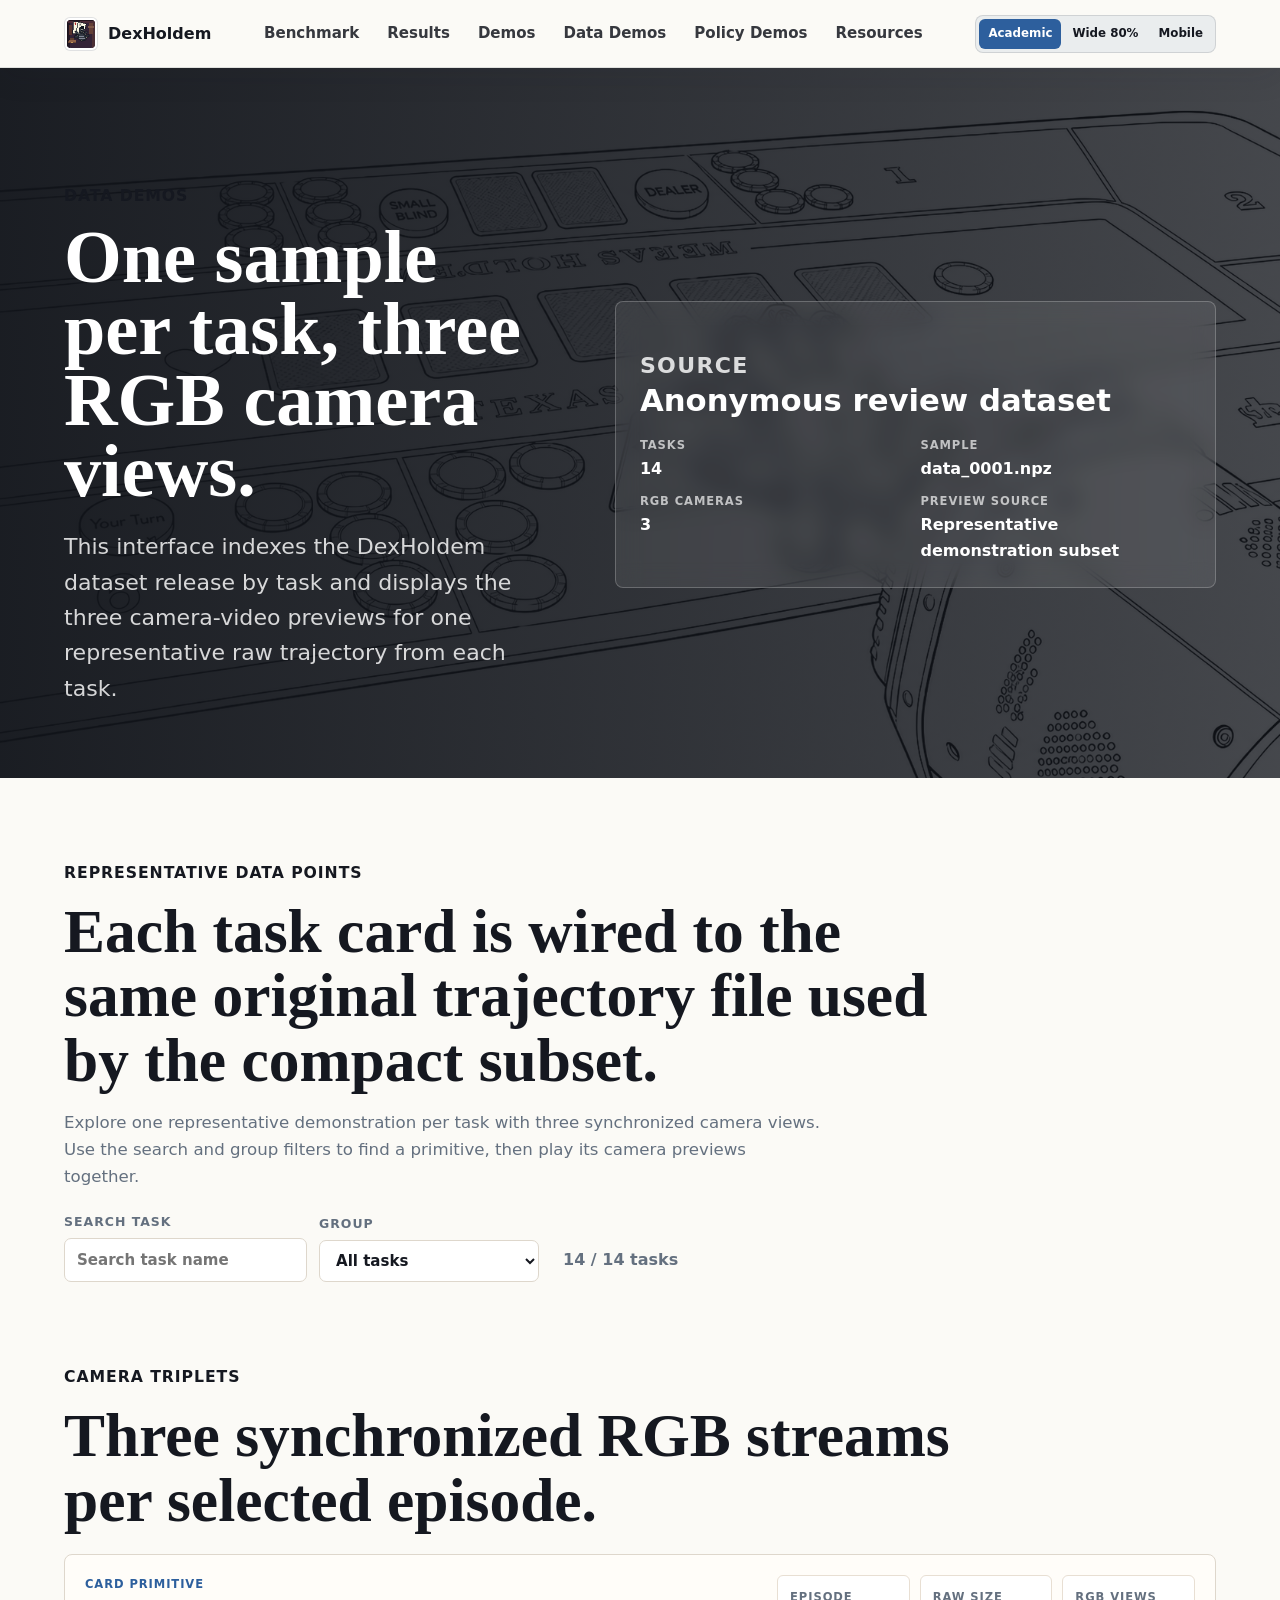
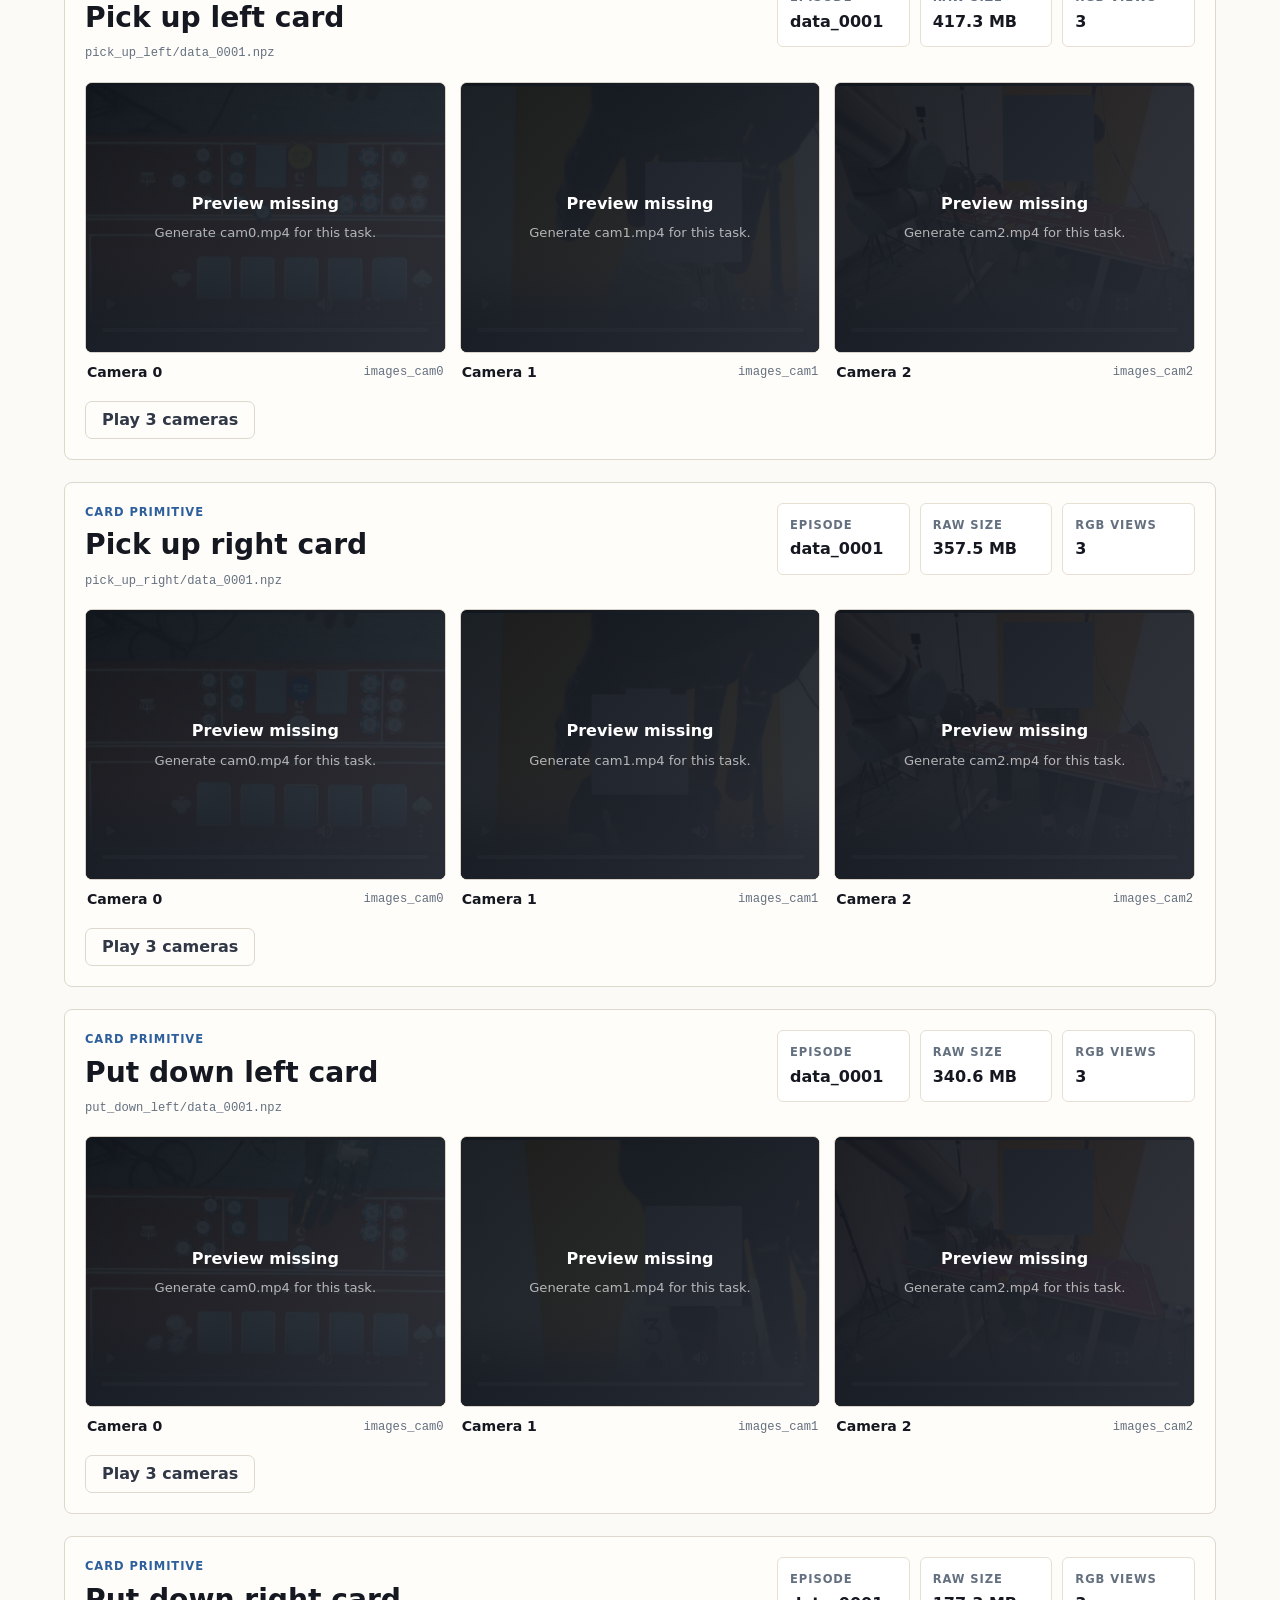
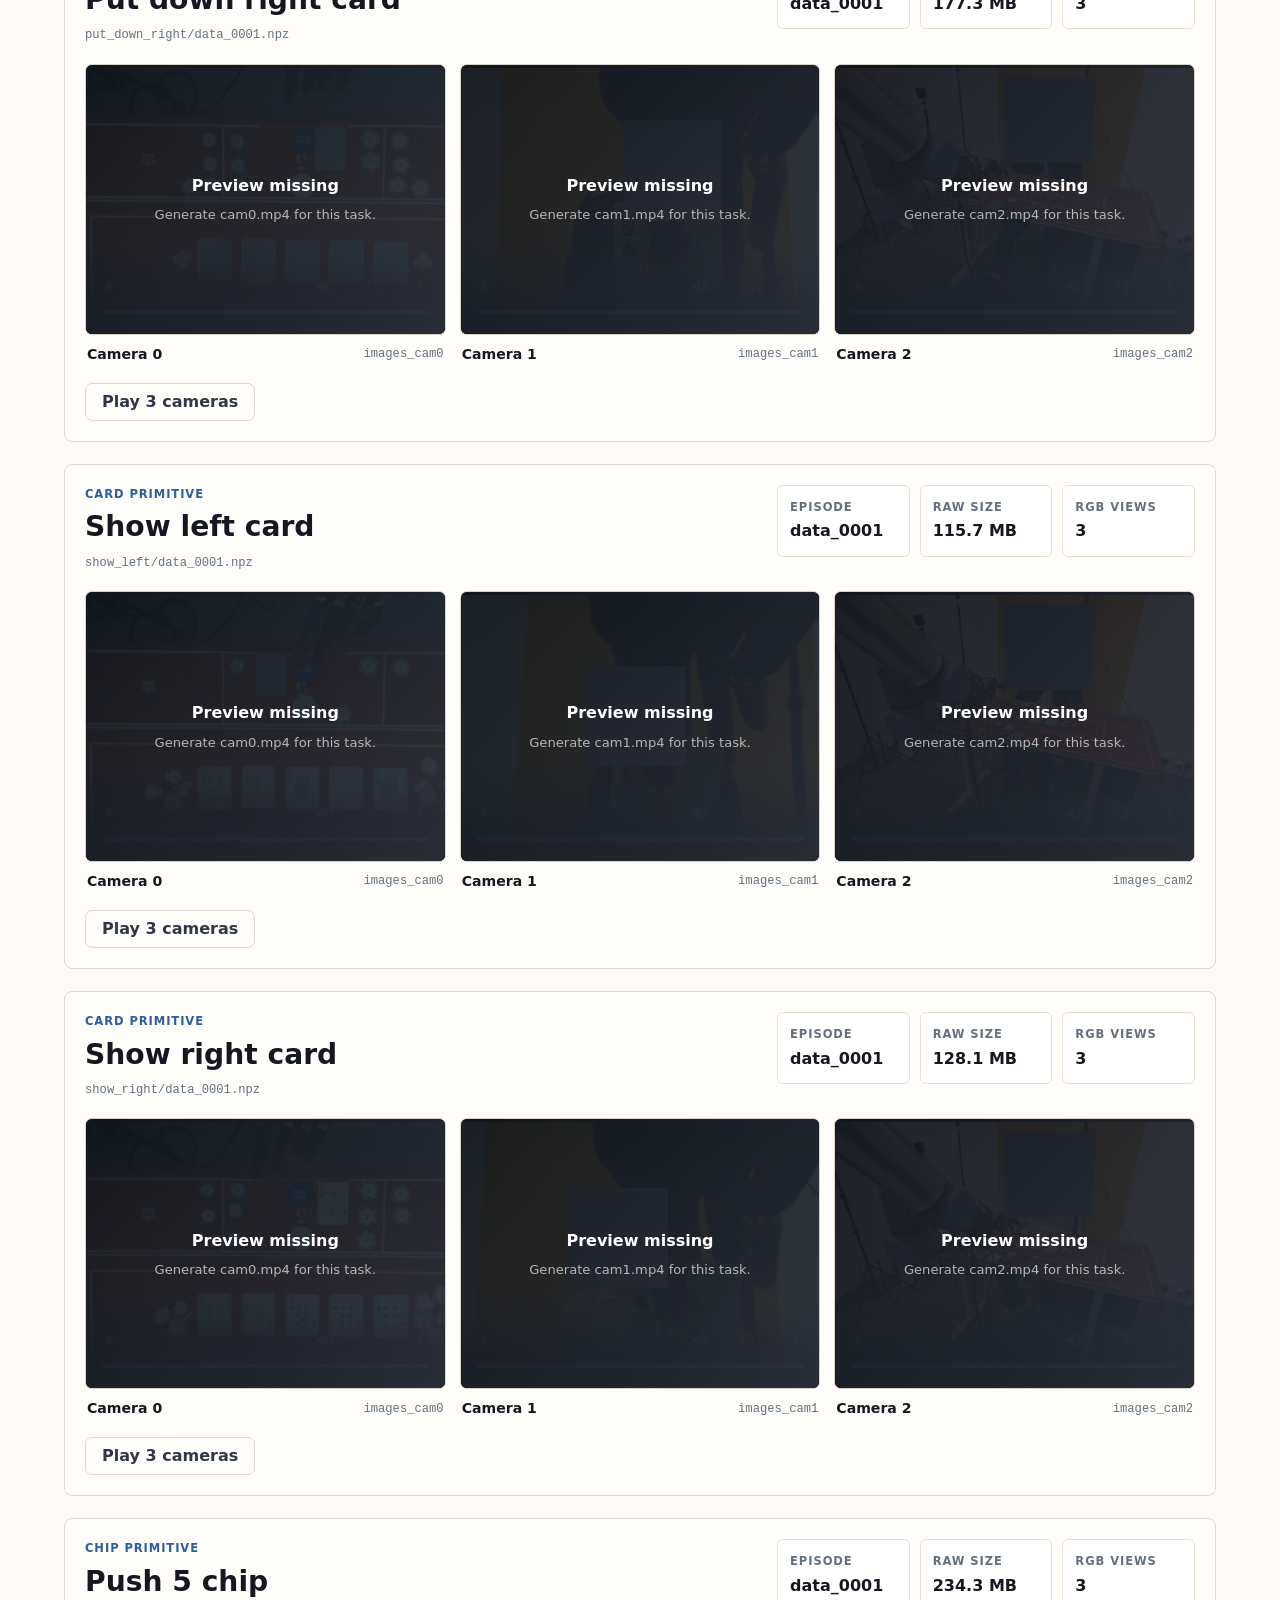
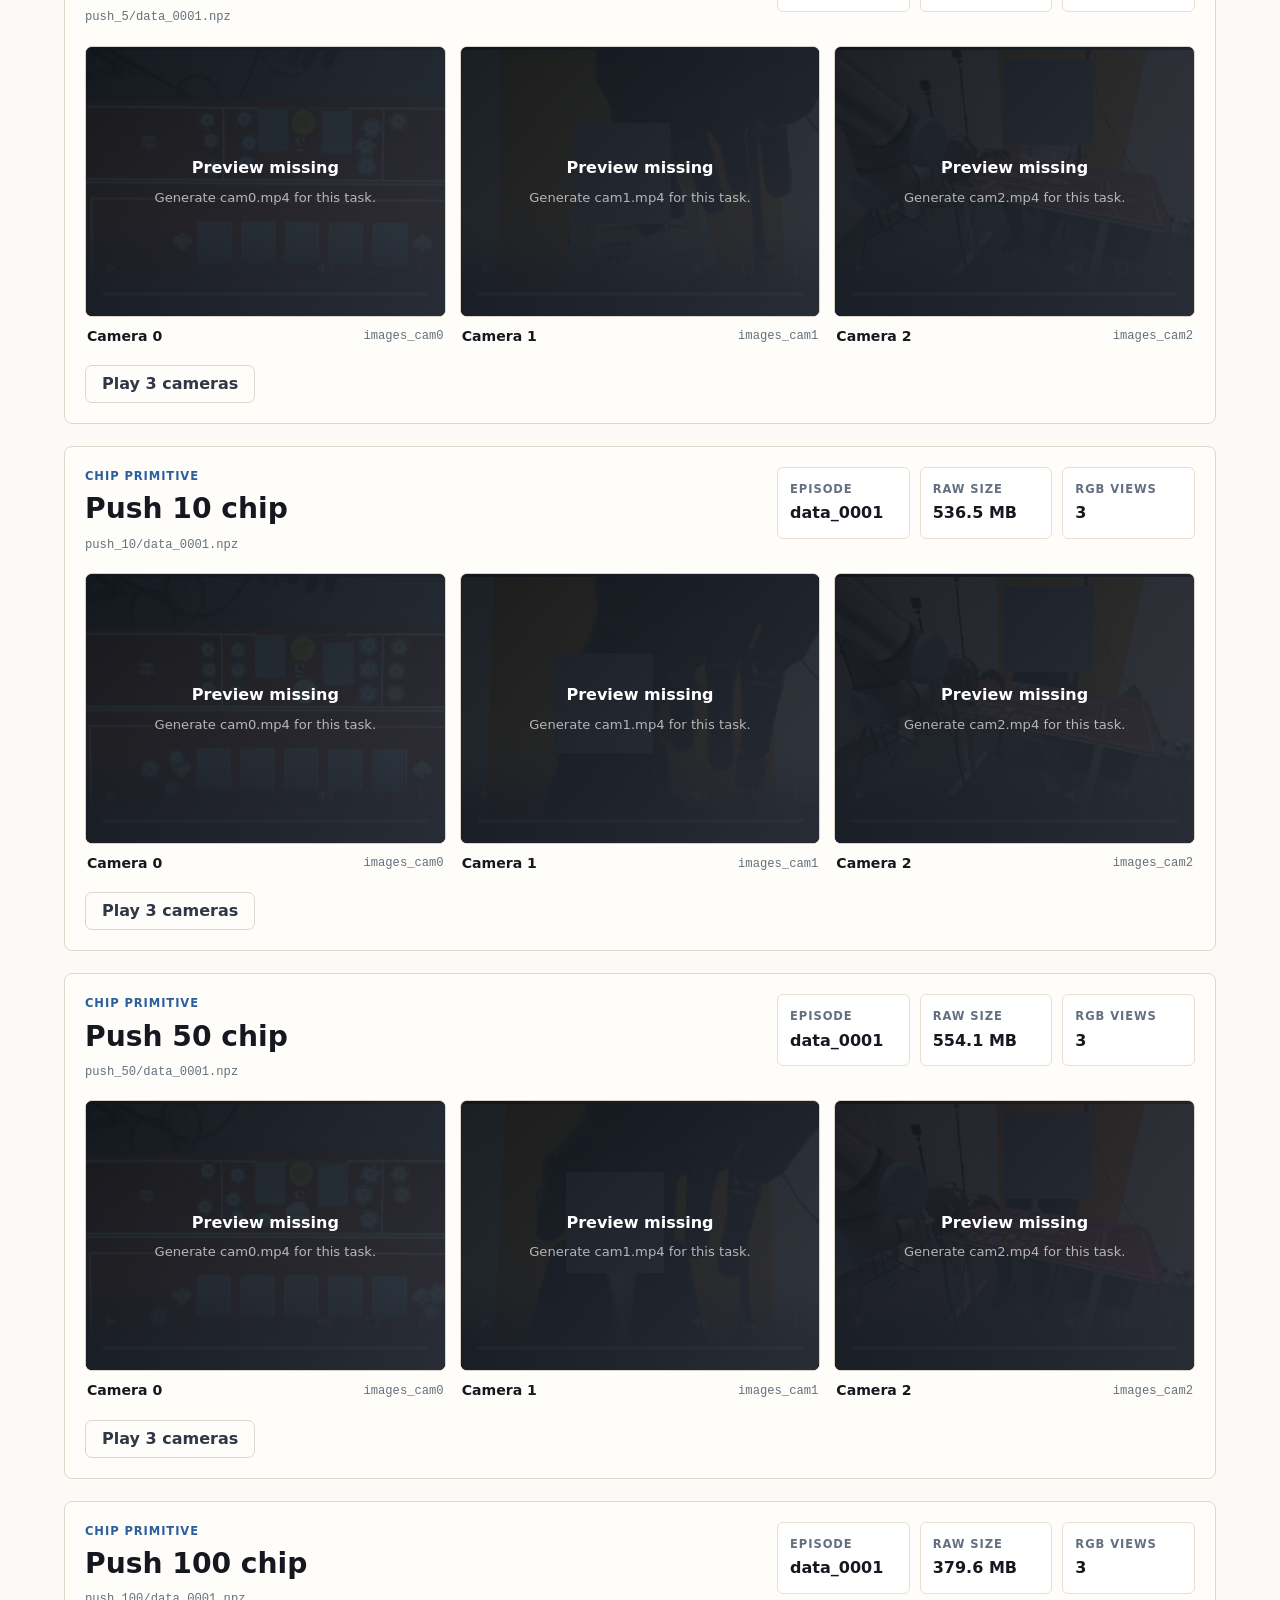
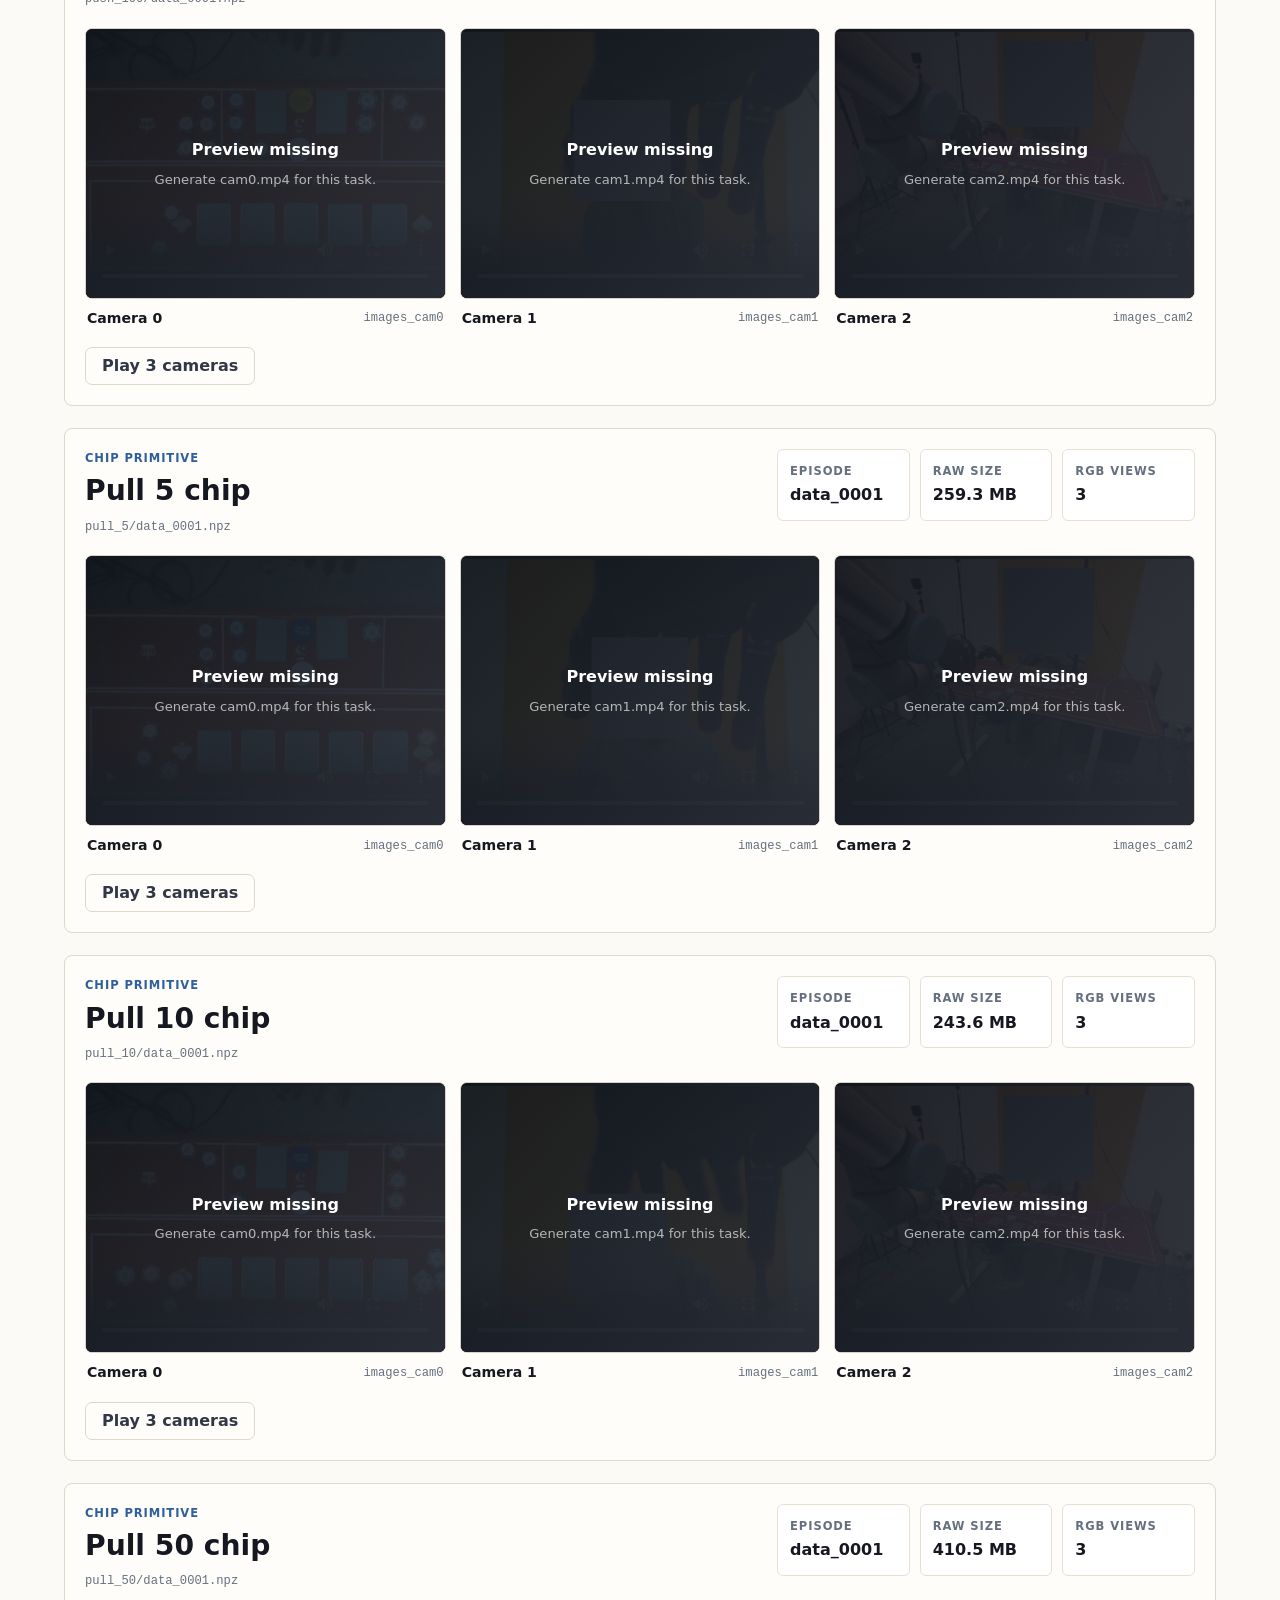
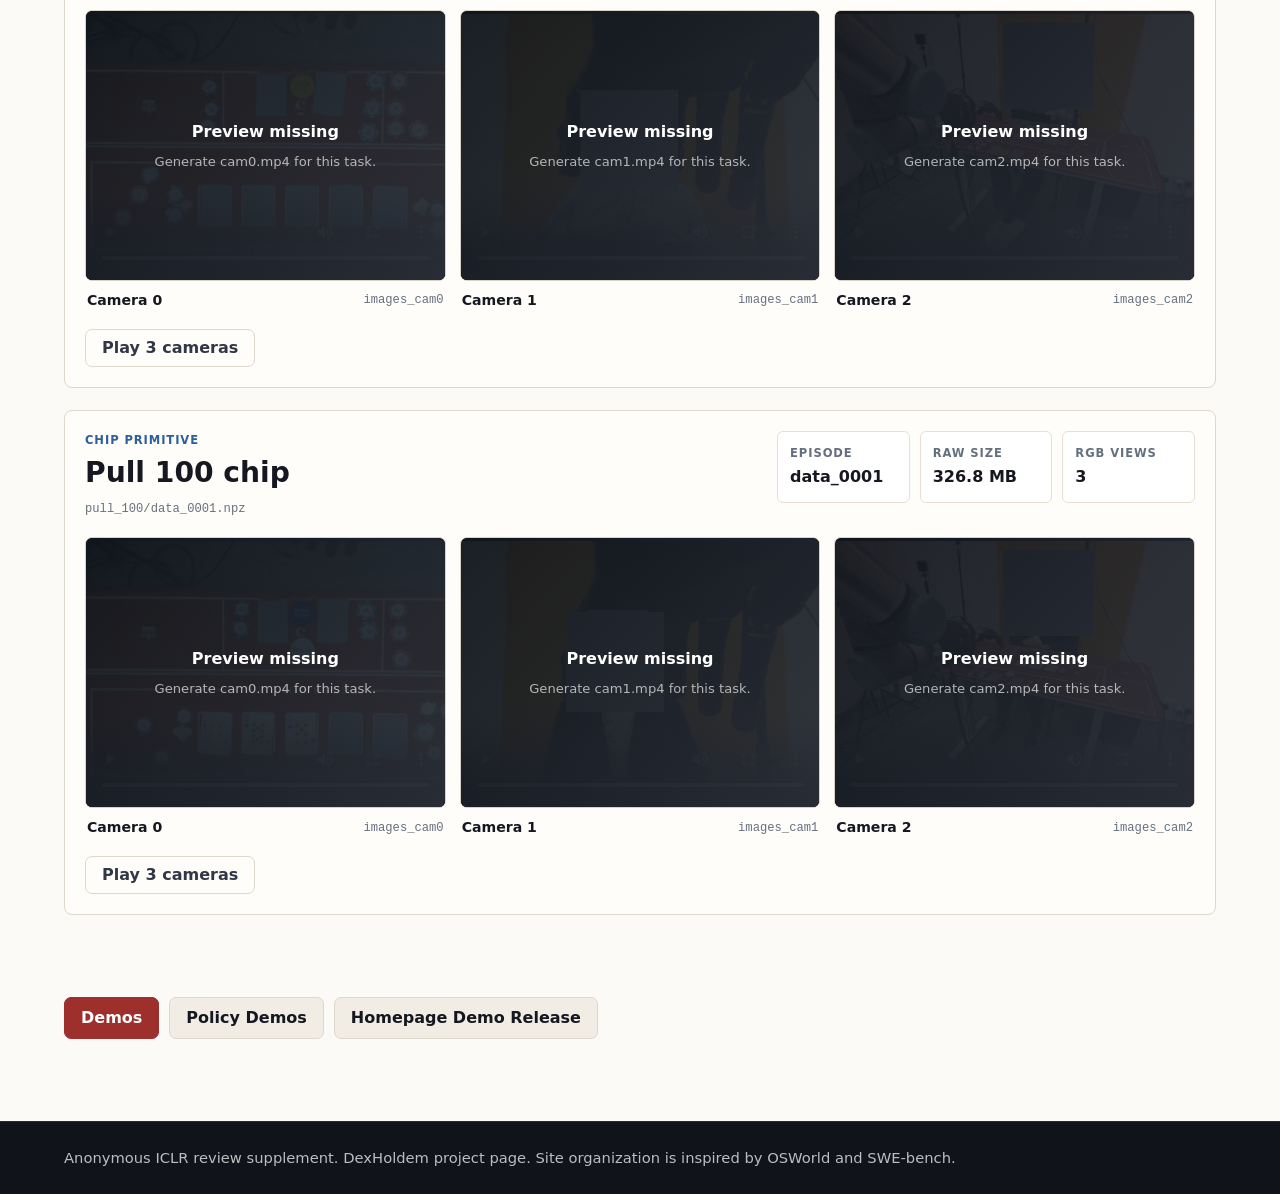
<file: pages/data-demos.html>
<!DOCTYPE html>

<html lang="en">
<head>
<meta charset="utf-8"/>
<meta content="width=device-width, initial-scale=1" name="viewport"/>
<title>DexHoldem Data Demos | Anonymous ICLR Supplement</title>
<meta content="Representative DexHoldem dataset data demos: one raw data point per task with three synchronized RGB camera preview slots." name="description"/>
<link href="../assets/images/logo-poker-hand.svg" rel="icon" type="image/svg+xml"/>



<link href="../styles.css" rel="stylesheet"/>
<meta content="noindex, nofollow, noarchive" name="robots"/><meta content="no-referrer" name="referrer"/><meta content="default-src 'self'; script-src 'self' 'unsafe-inline'; style-src 'self' 'unsafe-inline'; img-src 'self' data:; font-src 'self'; media-src 'self'; frame-src 'none'; connect-src 'none'; object-src 'none'; base-uri 'none'; form-action 'none'" http-equiv="Content-Security-Policy"/></head>
<body>
<a class="skip-link" href="#main-content">Skip to content</a>
<header class="site-header scrolled">
<a aria-label="DexHoldem home" class="brand" href="../index.html">
<span class="brand-mark image-mark"><img alt="" src="../assets/images/logo-poker-hand.svg"/></span>
<span>DexHoldem</span>
</a>
<nav aria-label="Primary navigation" class="site-nav">
<a href="../index.html#benchmark">Benchmark</a>
<a href="../index.html#results">Results</a>
<a href="../index.html#demo-release">Demos</a>
<a href="data-demos.html">Data Demos</a>
<a href="policy-demos.html">Policy Demos</a>
<a href="../index.html#resources">Resources</a>
</nav>
</header>
<main class="detail-page dataset-video-page" id="main-content">
<section class="detail-hero dataset-video-hero">
<div>
<p class="eyebrow">Data Demos</p>
<h1>One sample per task, three RGB camera views.</h1>
<p>
            This interface indexes the DexHoldem dataset release by task and displays the three
            camera-video previews for one representative raw trajectory from each task.
          </p>
</div>
<div aria-label="Dataset source" class="dataset-source-panel">
<p class="demo-label">Source</p>
<h2>Anonymous review dataset</h2>
<dl>
<div><dt>Tasks</dt><dd>14</dd></div>
<div><dt>Sample</dt><dd>data_0001.npz</dd></div>
<div><dt>RGB Cameras</dt><dd>3</dd></div>
<div><dt>Preview Source</dt><dd>Representative demonstration subset</dd></div>
</dl>

</div>
</section>
<section class="detail-section dataset-video-intro">
<div class="section-heading compact-heading">
<p class="eyebrow">Representative Data Points</p>
<h2>Each task card is wired to the same original trajectory file used by the compact subset.</h2>
<p>Explore one representative demonstration per task with three synchronized camera views. Use the search and group filters to find a primitive, then play its camera previews together.</p>
</div>
<div aria-label="Dataset video filters" class="dataset-video-toolbar">
<label>
<span>Search task</span>
<input autocomplete="off" id="dataset-task-search" placeholder="Search task name" type="search"/>
</label>
<label>
<span>Group</span>
<select id="dataset-task-group">
<option value="all">All tasks</option>
<option value="card">Card primitives</option>
<option value="chip">Chip primitives</option>
</select>
</label>
<output aria-live="polite" id="dataset-task-count"></output>
</div>
</section>
<section aria-labelledby="dataset-video-browser-title" class="detail-section dataset-video-browser">
<div class="section-heading compact-heading">
<p class="eyebrow">Camera Triplets</p>
<h2 id="dataset-video-browser-title">Three synchronized RGB streams per selected episode.</h2>
</div>
<div class="dataset-task-list" id="dataset-task-list"></div>
</section>

<section class="detail-section detail-links">
<a class="button primary" href="../index.html#demo-release">Demos</a>
<a class="button" href="policy-demos.html">Policy Demos</a>
<a class="button" href="../index.html#demo-release">Homepage Demo Release</a>
</section>
</main>
<footer class="site-footer">
<p>Anonymous ICLR review supplement.
        DexHoldem project page. Site organization is inspired by
        OSWorld and
        SWE-bench.
      </p>
</footer>
<script src="../layout.js"></script>
<script src="../dataset-videos.js"></script>
</body>
</html>
</file>
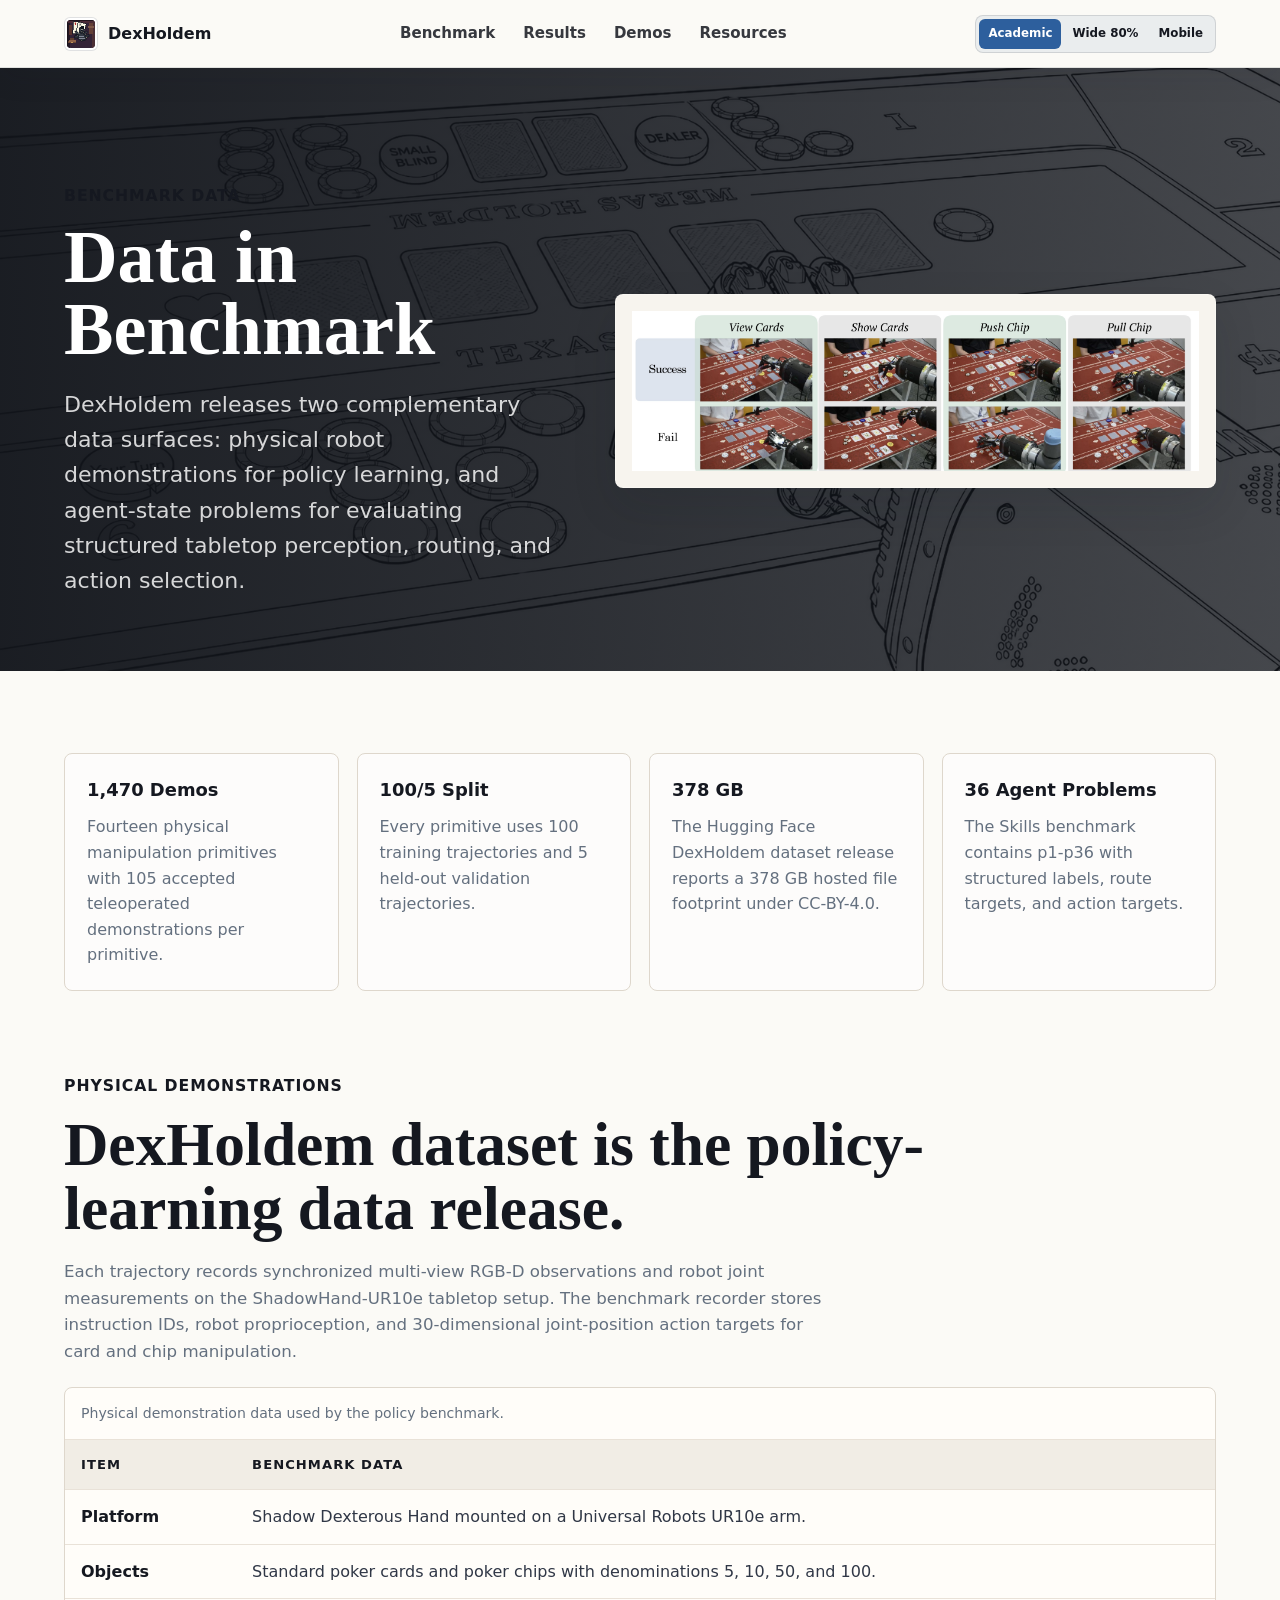
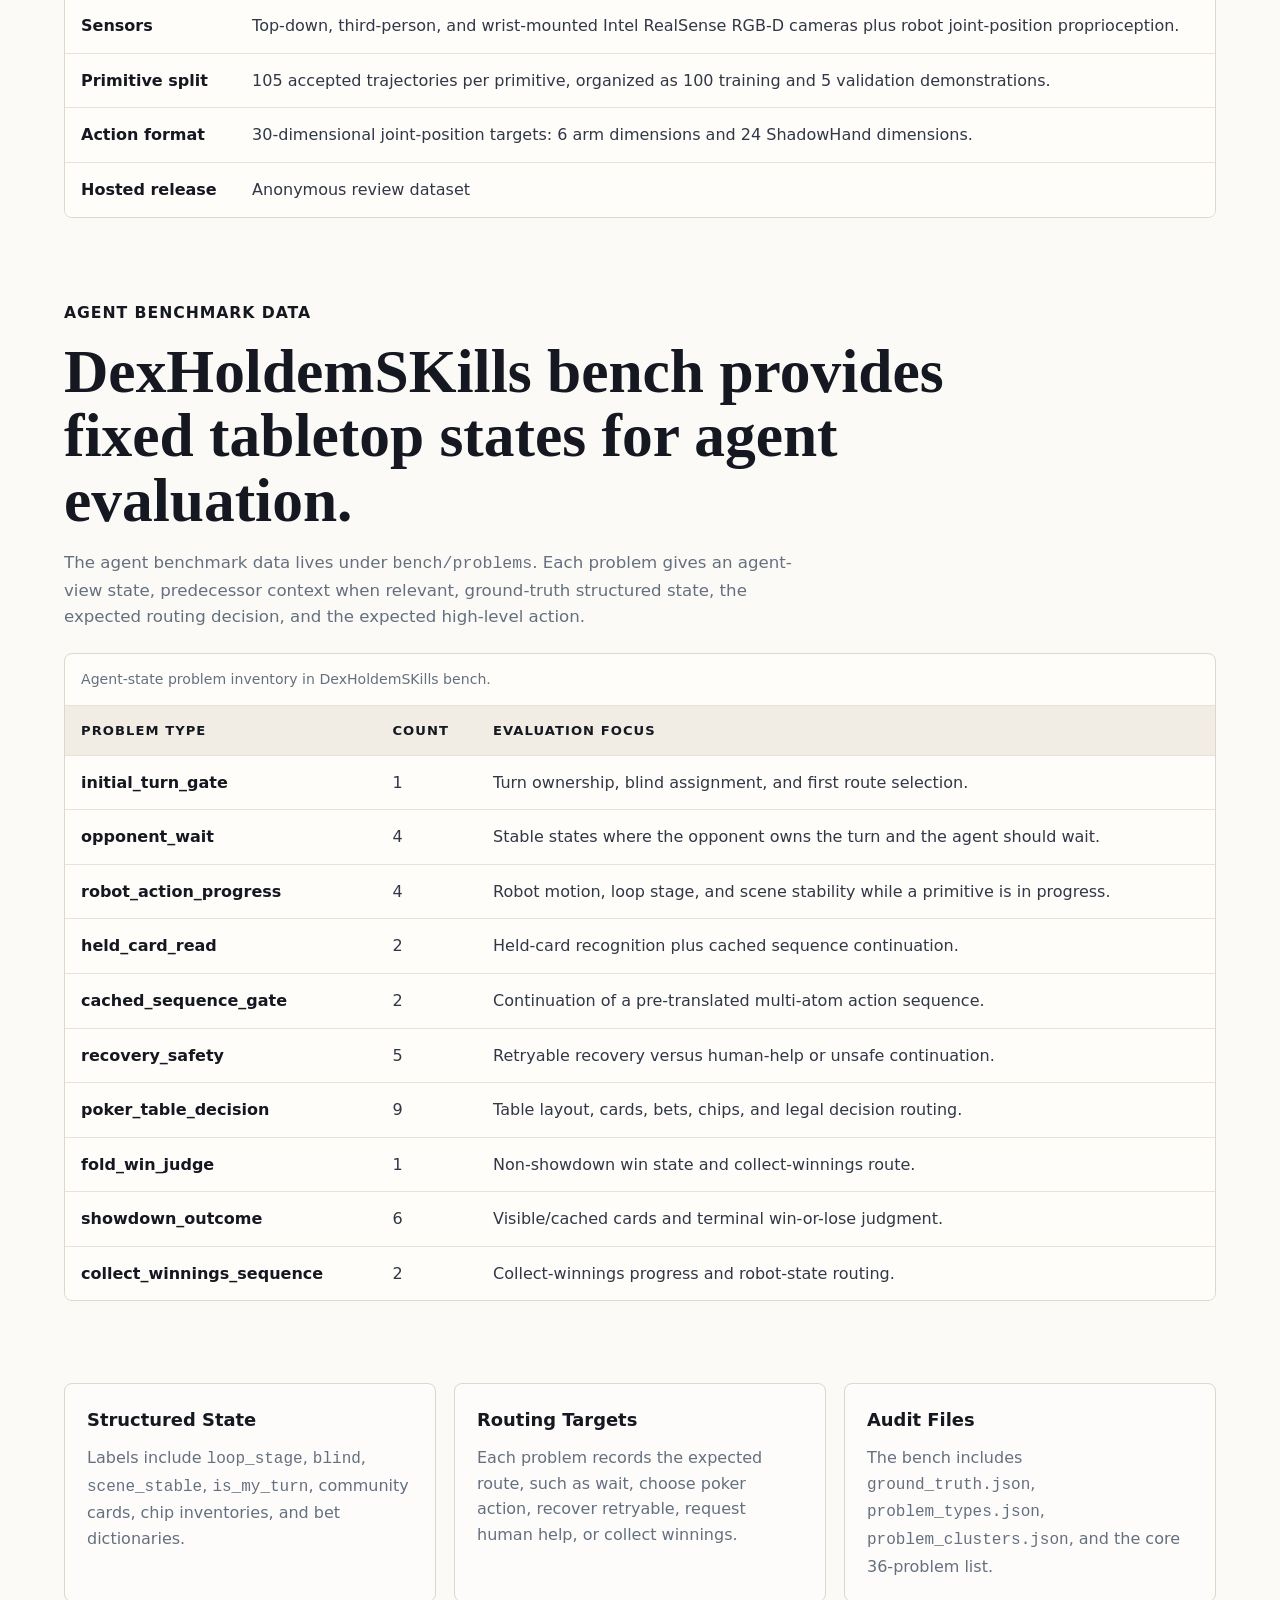
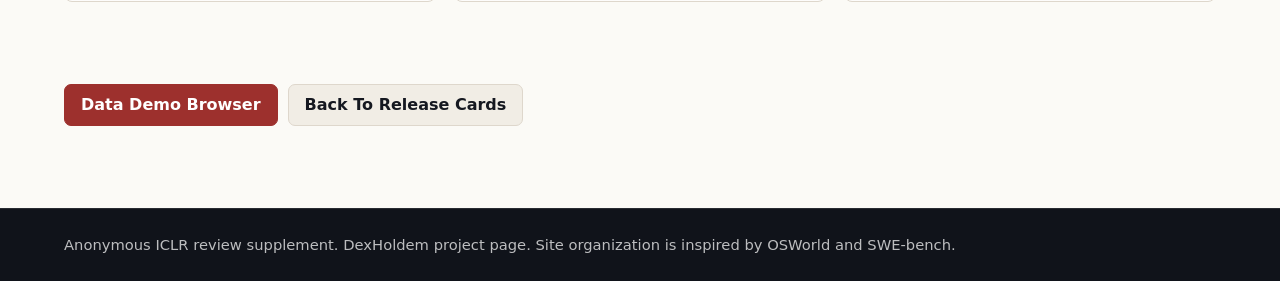
<file: pages/data.html>
<!DOCTYPE html>

<html lang="en">
<head>
<meta charset="utf-8"/>
<meta content="width=device-width, initial-scale=1" name="viewport"/>
<title>DexHoldem Data in Benchmark | Anonymous ICLR Supplement</title>
<meta content="DexHoldem benchmark data details: DexHoldem dataset physical demonstrations and DexHoldemSKills agent-state benchmark problems." name="description"/>
<link href="../assets/images/logo-poker-hand.svg" rel="icon" type="image/svg+xml"/>



<link href="../styles.css" rel="stylesheet"/>
<meta content="noindex, nofollow, noarchive" name="robots"/><meta content="no-referrer" name="referrer"/><meta content="default-src 'self'; script-src 'self' 'unsafe-inline'; style-src 'self' 'unsafe-inline'; img-src 'self' data:; font-src 'self'; media-src 'self'; frame-src 'none'; connect-src 'none'; object-src 'none'; base-uri 'none'; form-action 'none'" http-equiv="Content-Security-Policy"/></head>
<body>
<a class="skip-link" href="#main-content">Skip to content</a>
<header class="site-header scrolled">
<a aria-label="DexHoldem home" class="brand" href="../index.html">
<span class="brand-mark image-mark"><img alt="" src="../assets/images/logo-poker-hand.svg"/></span>
<span>DexHoldem</span>
</a>
<nav aria-label="Primary navigation" class="site-nav">
<a href="../index.html#benchmark">Benchmark</a>
<a href="../index.html#results">Results</a>
<a href="../index.html#demo-release">Demos</a>
<a href="../index.html#resources">Resources</a>
</nav>
</header>
<main class="detail-page" id="main-content">
<section class="detail-hero">
<div>
<p class="eyebrow">Benchmark Data</p>
<h1>Data in Benchmark</h1>
<p>
            DexHoldem releases two complementary data surfaces: physical robot demonstrations for
            policy learning, and agent-state problems for evaluating structured tabletop perception,
            routing, and action selection.
          </p>
</div>
<img alt="DexHoldem policy benchmark success and failure examples" class="detail-contain" loading="lazy" src="../assets/images/benchmark-data-examples.jpg"/>
</section>
<section class="detail-section">
<div class="detail-grid four">
<article>
<h3>1,470 Demos</h3>
<p>Fourteen physical manipulation primitives with 105 accepted teleoperated demonstrations per primitive.</p>
</article>
<article>
<h3>100/5 Split</h3>
<p>Every primitive uses 100 training trajectories and 5 held-out validation trajectories.</p>
</article>
<article>
<h3>378 GB</h3>
<p>The Hugging Face DexHoldem dataset release reports a 378 GB hosted file footprint under CC-BY-4.0.</p>
</article>
<article>
<h3>36 Agent Problems</h3>
<p>The Skills benchmark contains p1-p36 with structured labels, route targets, and action targets.</p>
</article>
</div>
</section>
<section class="detail-section">
<div class="section-heading compact-heading">
<p class="eyebrow">Physical Demonstrations</p>
<h2>DexHoldem dataset is the policy-learning data release.</h2>
<p>
            Each trajectory records synchronized multi-view RGB-D observations and robot joint
            measurements on the ShadowHand-UR10e tabletop setup. The benchmark recorder stores
            instruction IDs, robot proprioception, and 30-dimensional joint-position action targets
            for card and chip manipulation.
          </p>
</div>
<div class="table-wrap">
<table class="leaderboard">
<caption>Physical demonstration data used by the policy benchmark.</caption>
<thead>
<tr>
<th scope="col">Item</th>
<th scope="col">Benchmark Data</th>
</tr>
</thead>
<tbody>
<tr>
<th scope="row">Platform</th>
<td>Shadow Dexterous Hand mounted on a Universal Robots UR10e arm.</td>
</tr>
<tr>
<th scope="row">Objects</th>
<td>Standard poker cards and poker chips with denominations 5, 10, 50, and 100.</td>
</tr>
<tr>
<th scope="row">Sensors</th>
<td>Top-down, third-person, and wrist-mounted Intel RealSense RGB-D cameras plus robot joint-position proprioception.</td>
</tr>
<tr>
<th scope="row">Primitive split</th>
<td>105 accepted trajectories per primitive, organized as 100 training and 5 validation demonstrations.</td>
</tr>
<tr>
<th scope="row">Action format</th>
<td>30-dimensional joint-position targets: 6 arm dimensions and 24 ShadowHand dimensions.</td>
</tr>
<tr>
<th scope="row">Hosted release</th>
<td>Anonymous review dataset</td>
</tr>
</tbody>
</table>
</div>
</section>
<section class="detail-section">
<div class="section-heading compact-heading">
<p class="eyebrow">Agent Benchmark Data</p>
<h2>DexHoldemSKills bench provides fixed tabletop states for agent evaluation.</h2>
<p>
            The agent benchmark data lives under <code>bench/problems</code>. Each problem gives an
            agent-view state, predecessor context when relevant, ground-truth structured state, the
            expected routing decision, and the expected high-level action.
          </p>
</div>
<div class="table-wrap">
<table class="leaderboard">
<caption>Agent-state problem inventory in DexHoldemSKills bench.</caption>
<thead>
<tr>
<th scope="col">Problem Type</th>
<th scope="col">Count</th>
<th scope="col">Evaluation Focus</th>
</tr>
</thead>
<tbody>
<tr><th scope="row">initial_turn_gate</th><td>1</td><td>Turn ownership, blind assignment, and first route selection.</td></tr>
<tr><th scope="row">opponent_wait</th><td>4</td><td>Stable states where the opponent owns the turn and the agent should wait.</td></tr>
<tr><th scope="row">robot_action_progress</th><td>4</td><td>Robot motion, loop stage, and scene stability while a primitive is in progress.</td></tr>
<tr><th scope="row">held_card_read</th><td>2</td><td>Held-card recognition plus cached sequence continuation.</td></tr>
<tr><th scope="row">cached_sequence_gate</th><td>2</td><td>Continuation of a pre-translated multi-atom action sequence.</td></tr>
<tr><th scope="row">recovery_safety</th><td>5</td><td>Retryable recovery versus human-help or unsafe continuation.</td></tr>
<tr><th scope="row">poker_table_decision</th><td>9</td><td>Table layout, cards, bets, chips, and legal decision routing.</td></tr>
<tr><th scope="row">fold_win_judge</th><td>1</td><td>Non-showdown win state and collect-winnings route.</td></tr>
<tr><th scope="row">showdown_outcome</th><td>6</td><td>Visible/cached cards and terminal win-or-lose judgment.</td></tr>
<tr><th scope="row">collect_winnings_sequence</th><td>2</td><td>Collect-winnings progress and robot-state routing.</td></tr>
</tbody>
</table>
</div>
</section>
<section class="detail-section">
<div class="detail-grid three">
<article>
<h3>Structured State</h3>
<p>
              Labels include <code>loop_stage</code>, <code>blind</code>,
              <code>scene_stable</code>, <code>is_my_turn</code>, community cards, chip
              inventories, and bet dictionaries.
            </p>
</article>
<article>
<h3>Routing Targets</h3>
<p>
              Each problem records the expected route, such as wait, choose poker action,
              recover retryable, request human help, or collect winnings.
            </p>
</article>
<article>
<h3>Audit Files</h3>
<p>
              The bench includes <code>ground_truth.json</code>, <code>problem_types.json</code>,
              <code>problem_clusters.json</code>, and the core 36-problem list.
            </p>
</article>
</div>
</section>
<section class="detail-section detail-links">
<a class="button primary" href="data-demos.html">Data Demo Browser</a>


<a class="button" href="../index.html#demo-release">Back To Release Cards</a>
</section>
</main>
<footer class="site-footer">
<p>Anonymous ICLR review supplement.
        DexHoldem project page. Site organization is inspired by
        OSWorld and
        SWE-bench.
      </p>
</footer>
<script src="../layout.js"></script>
</body>
</html>
</file>
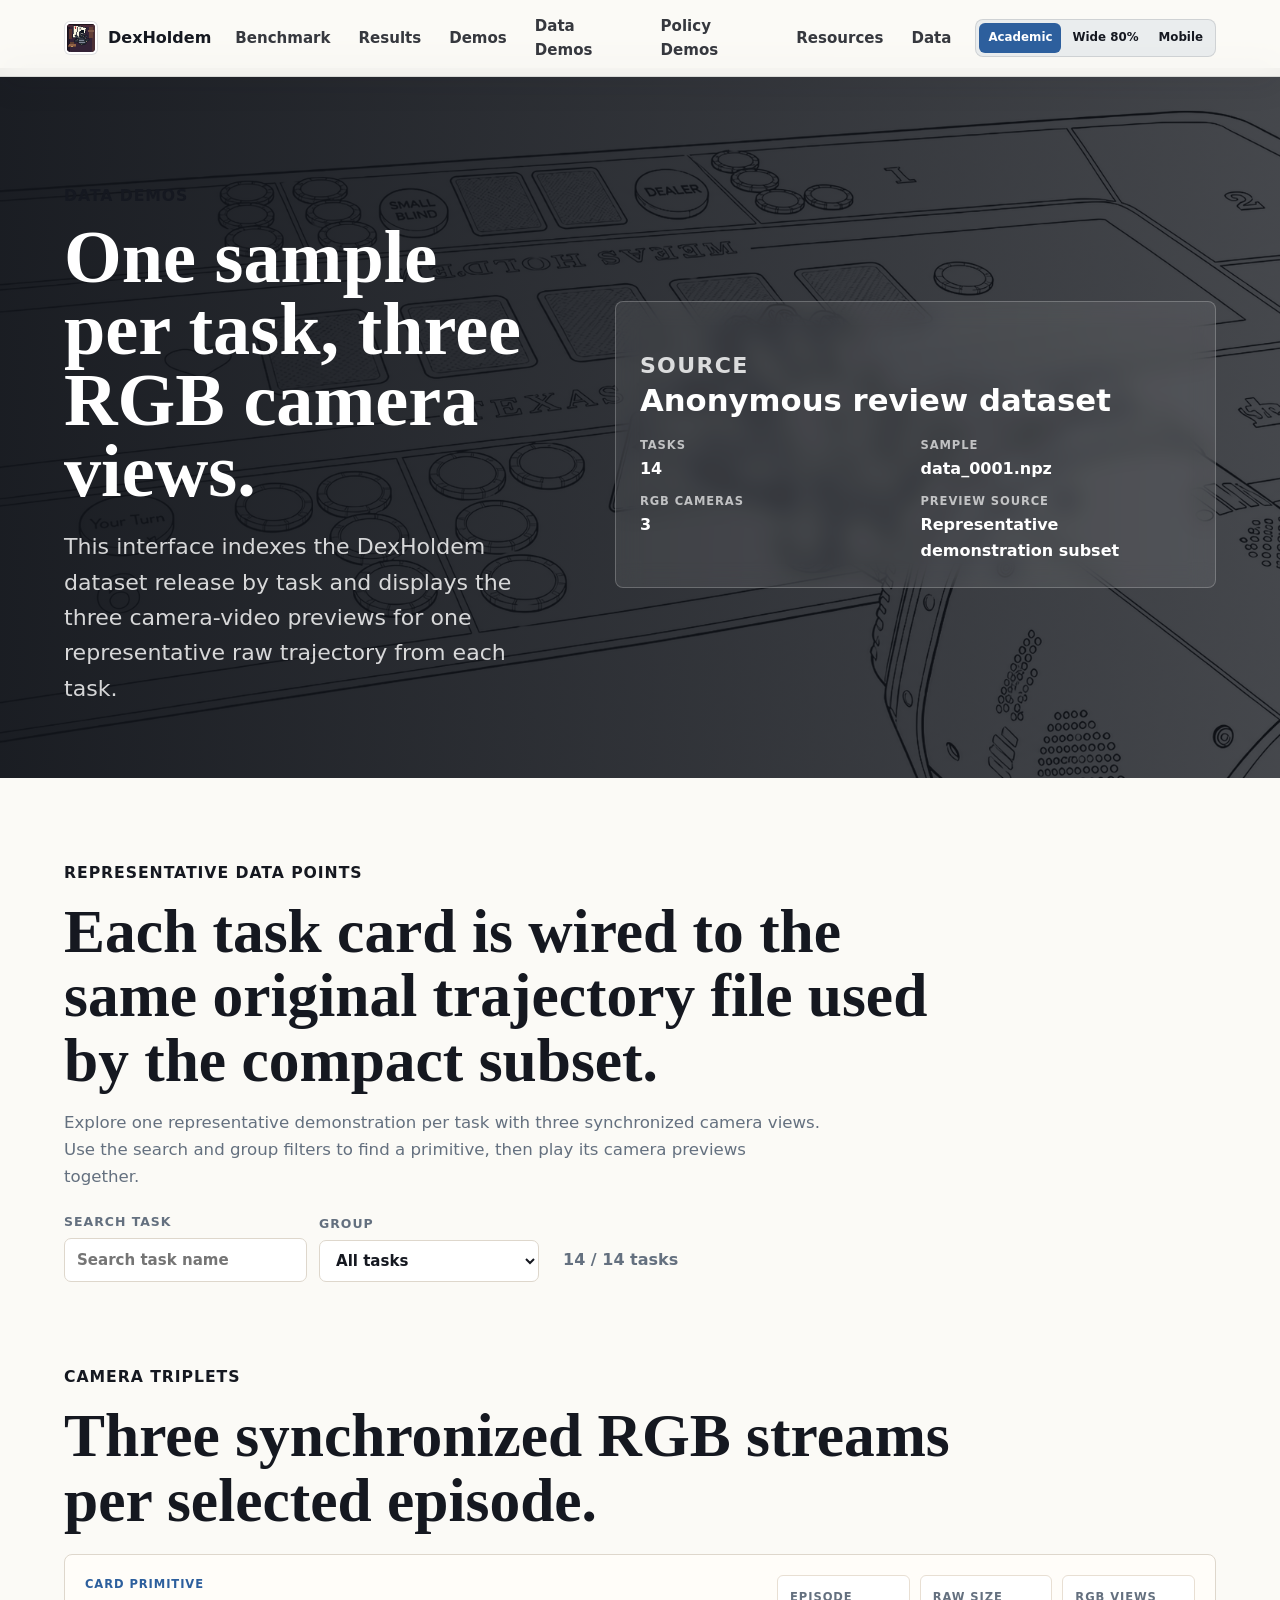
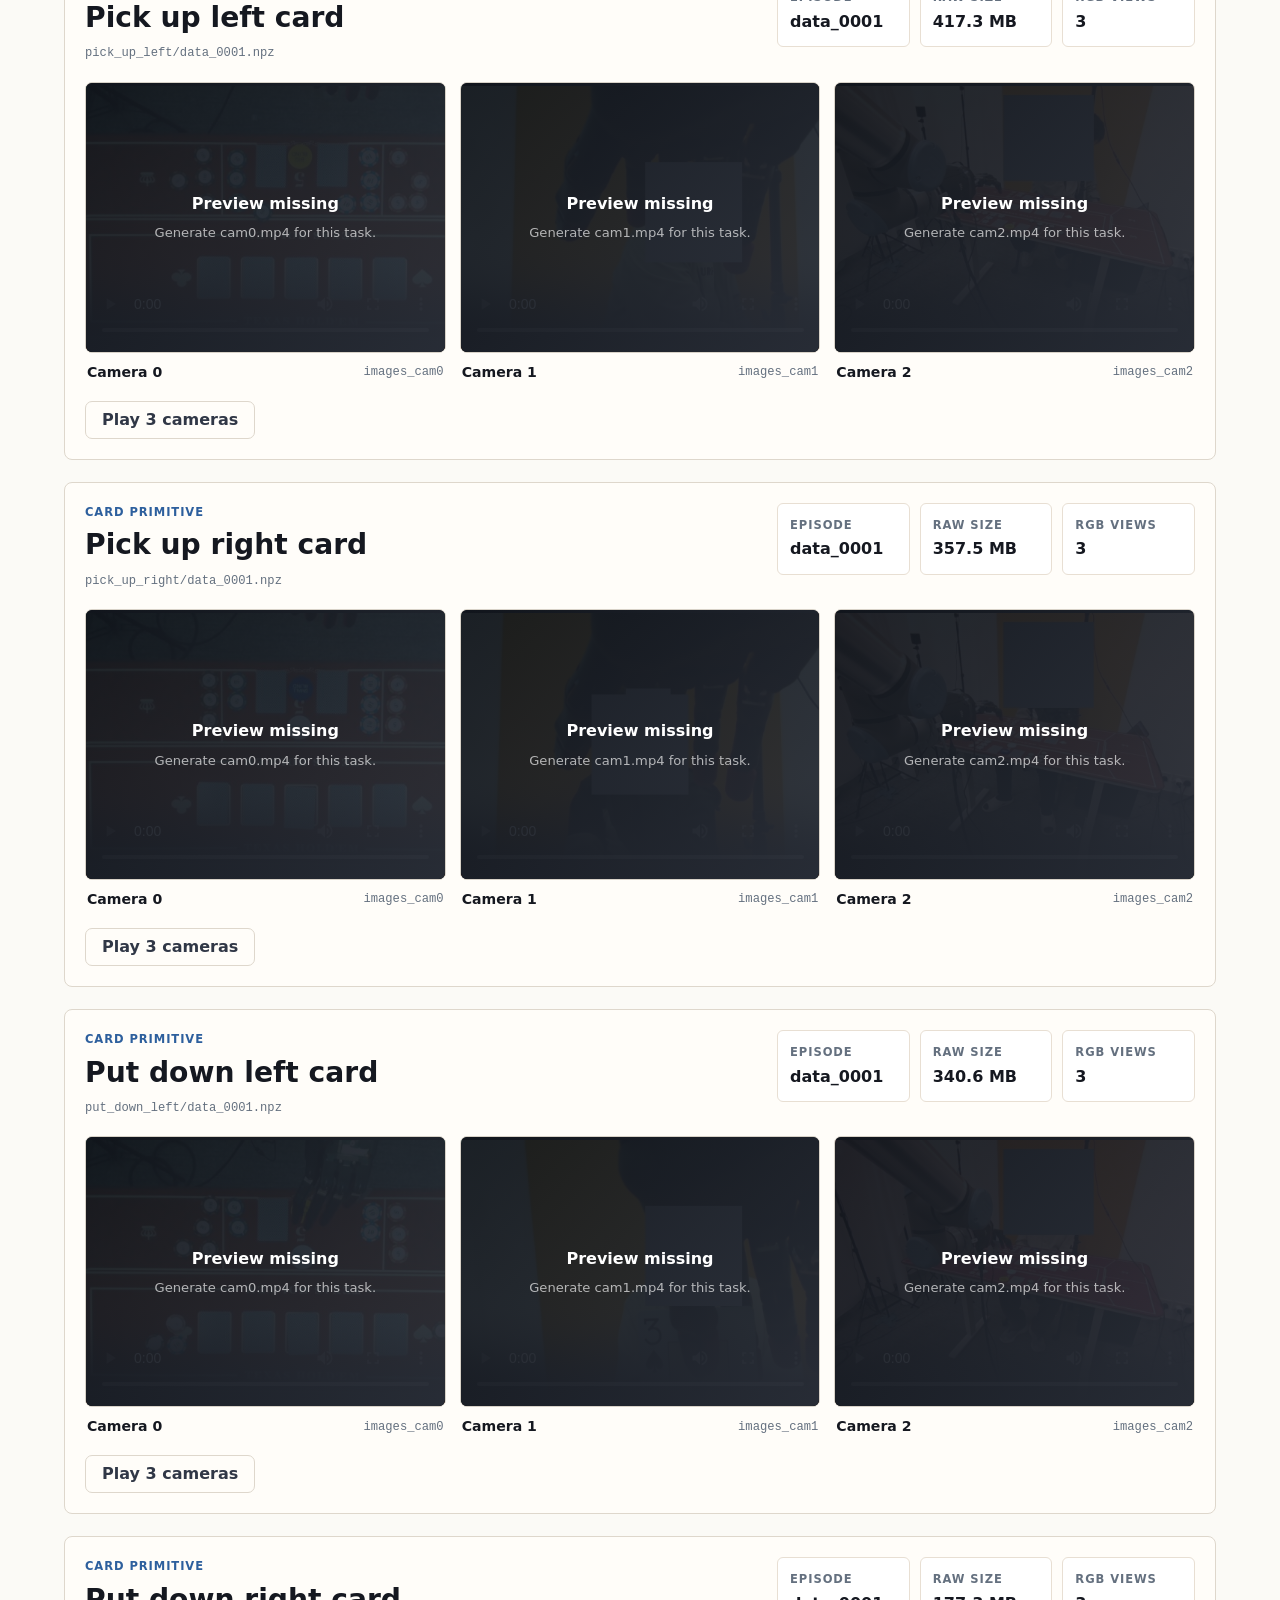
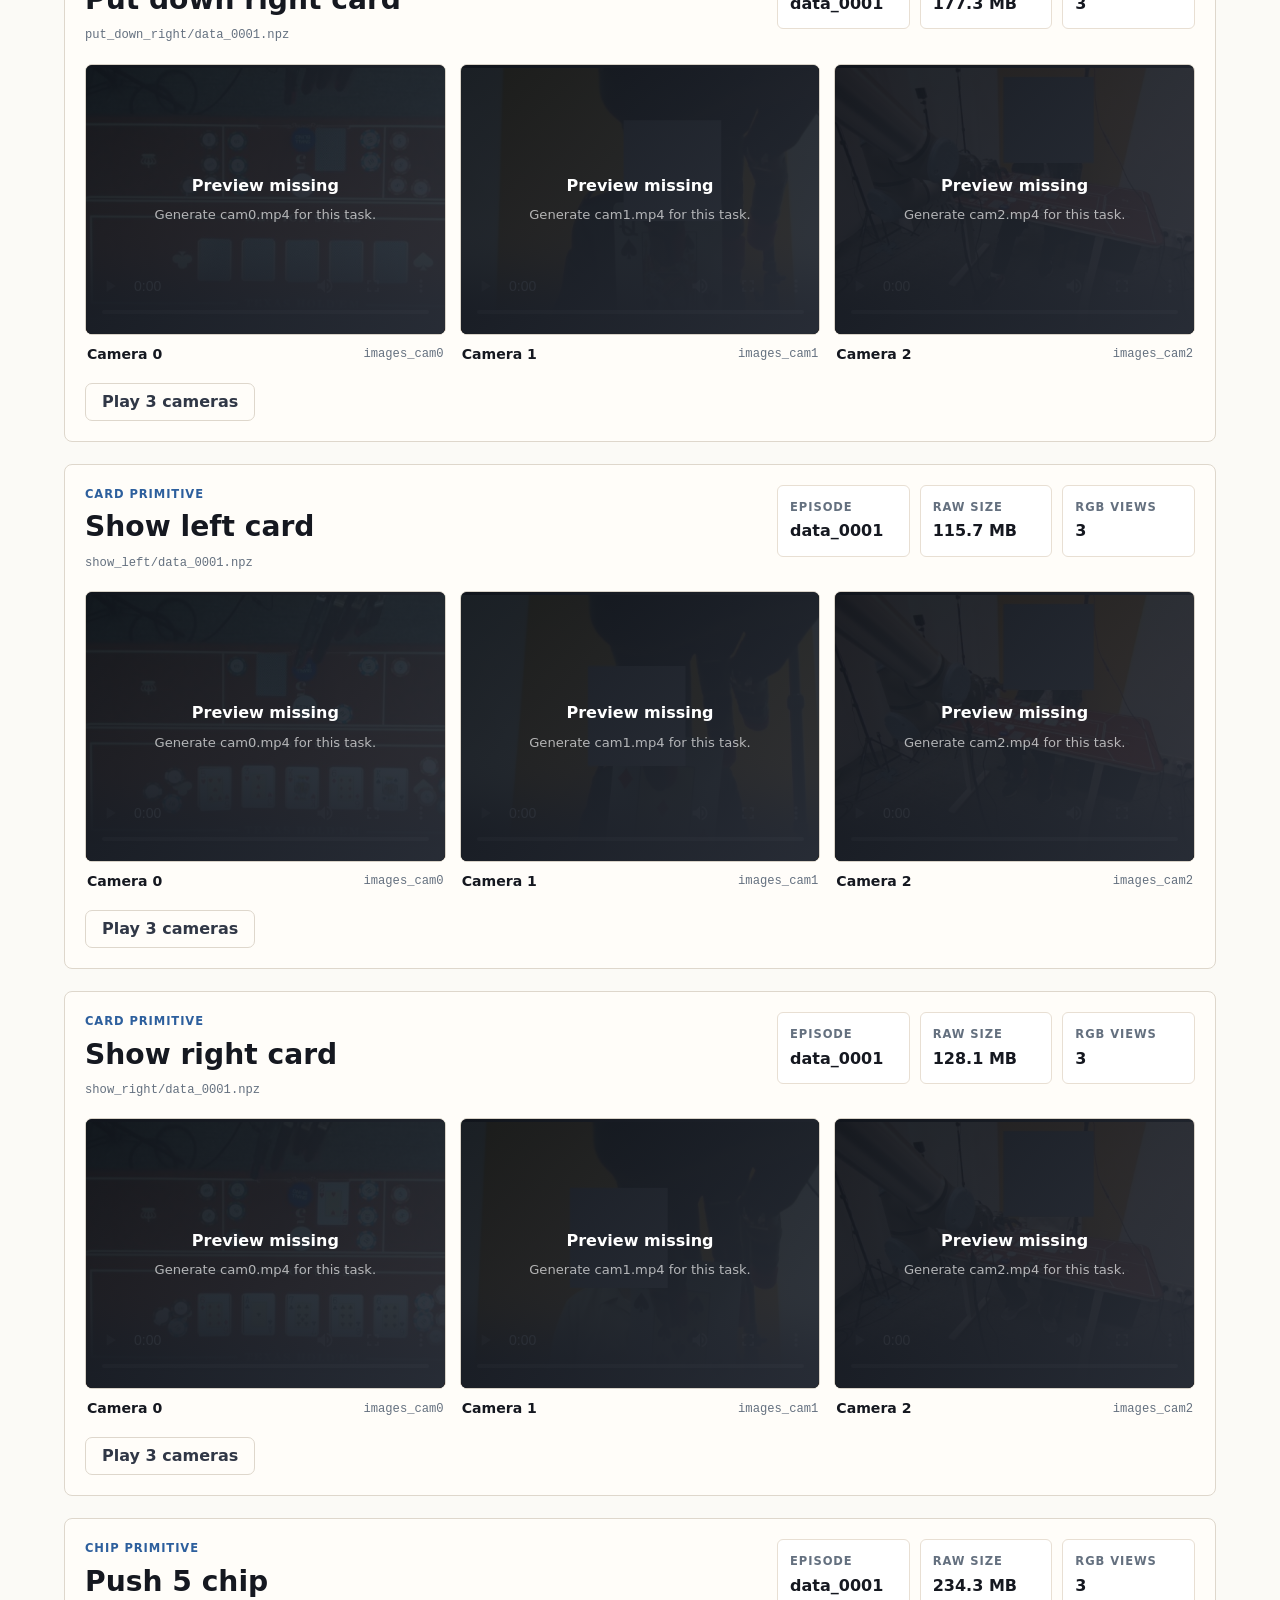
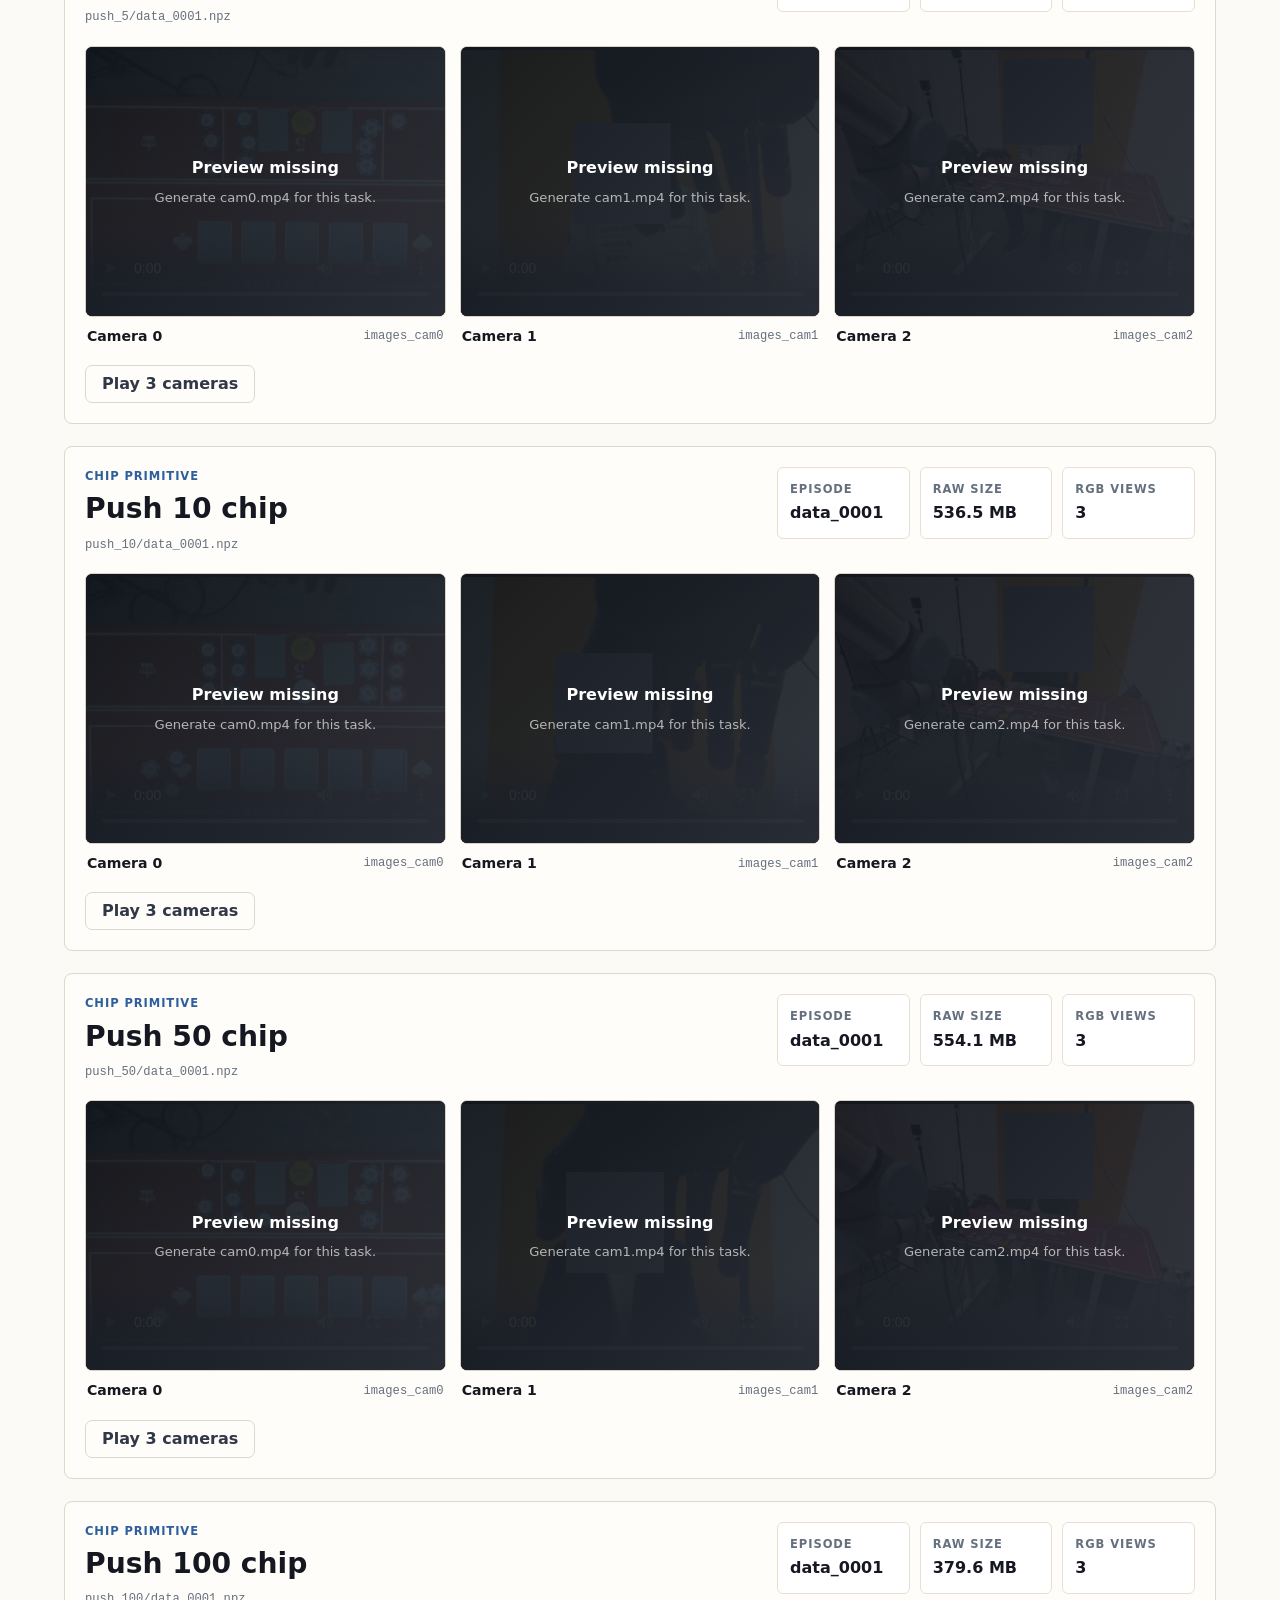
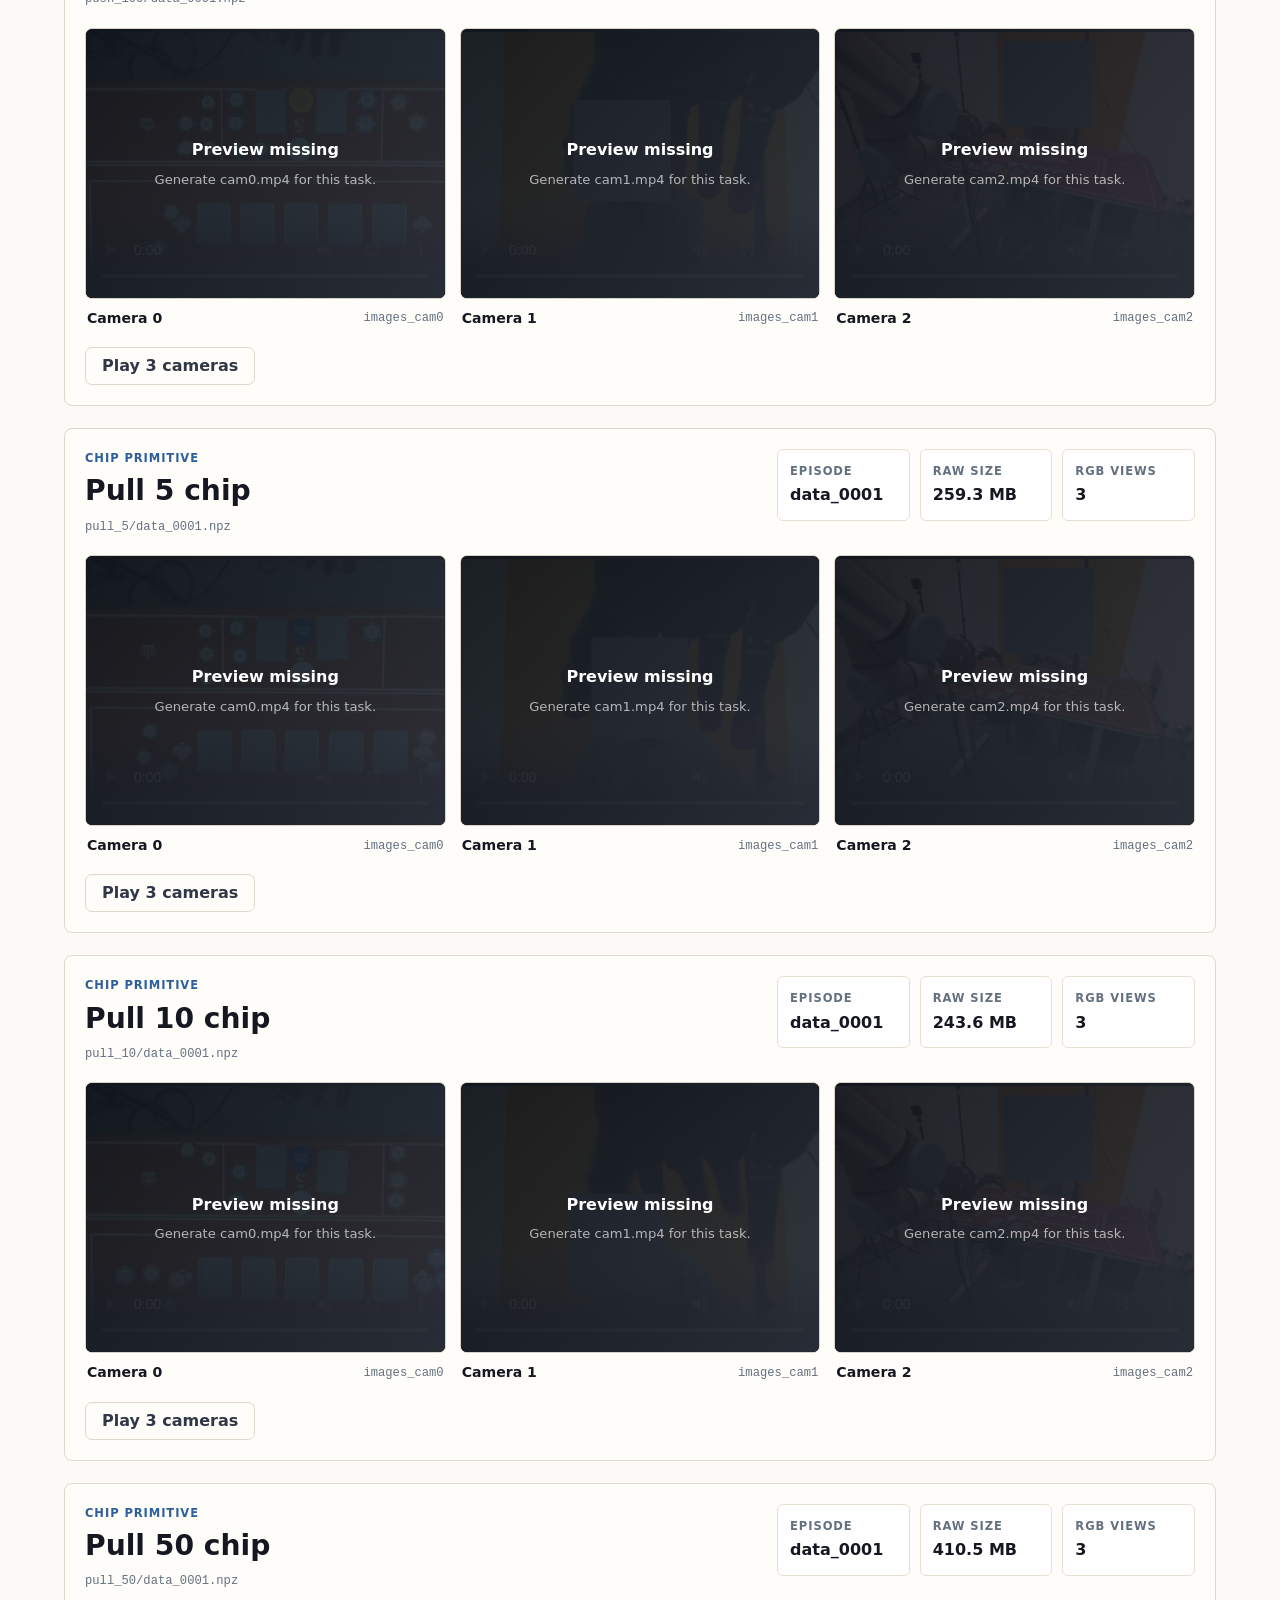
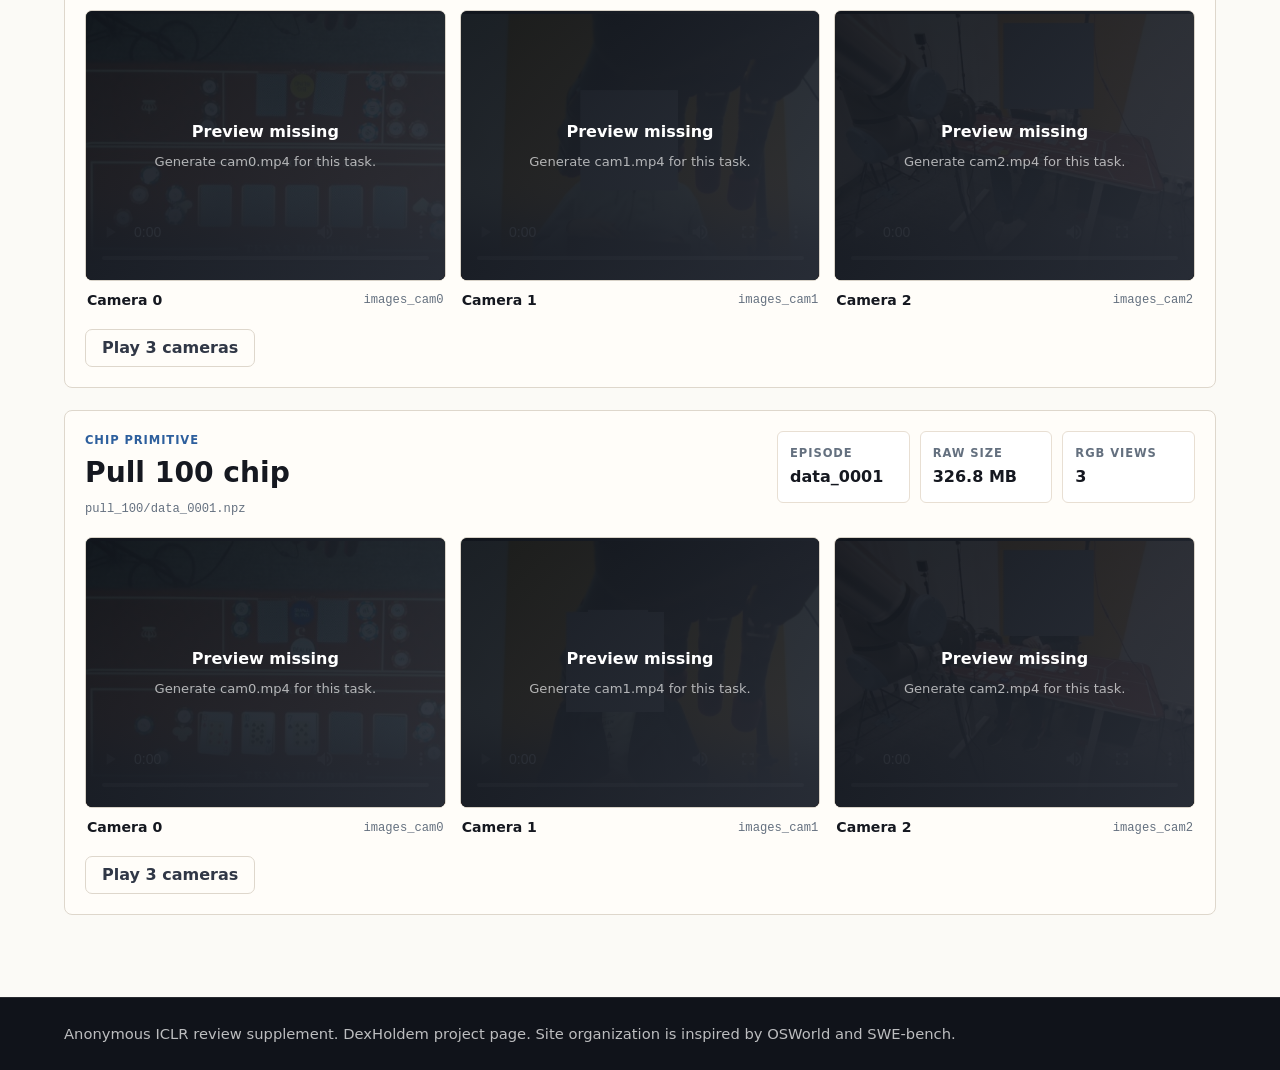
<file: pages/dataset-videos.html>
<!DOCTYPE html>

<html lang="en">
<head>
<meta charset="utf-8"/>
<meta content="width=device-width, initial-scale=1" name="viewport"/>
<title>DexHoldem Data Demos | Anonymous ICLR Supplement</title>
<meta content="Representative DexHoldem dataset data demos: one raw data point per task with three synchronized RGB camera preview slots." name="description"/>
<link href="../assets/images/logo-poker-hand.svg" rel="icon" type="image/svg+xml"/>



<link href="../styles.css" rel="stylesheet"/>
<meta content="noindex, nofollow, noarchive" name="robots"/><meta content="no-referrer" name="referrer"/><meta content="default-src 'self'; script-src 'self' 'unsafe-inline'; style-src 'self' 'unsafe-inline'; img-src 'self' data:; font-src 'self'; media-src 'self'; frame-src 'none'; connect-src 'none'; object-src 'none'; base-uri 'none'; form-action 'none'" http-equiv="Content-Security-Policy"/></head>
<body>
<a class="skip-link" href="#main-content">Skip to content</a>
<header class="site-header scrolled">
<a aria-label="DexHoldem home" class="brand" href="../index.html">
<span class="brand-mark image-mark"><img alt="" src="../assets/images/logo-poker-hand.svg"/></span>
<span>DexHoldem</span>
</a>
<nav aria-label="Primary navigation" class="site-nav">
<a href="../index.html#benchmark">Benchmark</a>
<a href="../index.html#results">Results</a>
<a href="../index.html#demo-release">Demos</a>
<a href="data-demos.html">Data Demos</a>
<a href="policy-demos.html">Policy Demos</a>
<a href="../index.html#resources">Resources</a>
<a href="data.html">Data</a>
</nav>
</header>
<main class="detail-page dataset-video-page" id="main-content">
<section class="detail-hero dataset-video-hero">
<div>
<p class="eyebrow">Data Demos</p>
<h1>One sample per task, three RGB camera views.</h1>
<p>
            This interface indexes the DexHoldem dataset release by task and displays the three
            camera-video previews for one representative raw trajectory from each task.
          </p>
</div>
<div aria-label="Dataset source" class="dataset-source-panel">
<p class="demo-label">Source</p>
<h2>Anonymous review dataset</h2>
<dl>
<div><dt>Tasks</dt><dd>14</dd></div>
<div><dt>Sample</dt><dd>data_0001.npz</dd></div>
<div><dt>RGB Cameras</dt><dd>3</dd></div>
<div><dt>Preview Source</dt><dd>Representative demonstration subset</dd></div>
</dl>

</div>
</section>
<section class="detail-section dataset-video-intro">
<div class="section-heading compact-heading">
<p class="eyebrow">Representative Data Points</p>
<h2>Each task card is wired to the same original trajectory file used by the compact subset.</h2>
<p>Explore one representative demonstration per task with three synchronized camera views. Use the search and group filters to find a primitive, then play its camera previews together.</p>
</div>
<div aria-label="Dataset video filters" class="dataset-video-toolbar">
<label>
<span>Search task</span>
<input autocomplete="off" id="dataset-task-search" placeholder="Search task name" type="search"/>
</label>
<label>
<span>Group</span>
<select id="dataset-task-group">
<option value="all">All tasks</option>
<option value="card">Card primitives</option>
<option value="chip">Chip primitives</option>
</select>
</label>
<output aria-live="polite" id="dataset-task-count"></output>
</div>
</section>
<section aria-labelledby="dataset-video-browser-title" class="detail-section dataset-video-browser">
<div class="section-heading compact-heading">
<p class="eyebrow">Camera Triplets</p>
<h2 id="dataset-video-browser-title">Three synchronized RGB streams per selected episode.</h2>
</div>
<div class="dataset-task-list" id="dataset-task-list"></div>
</section>

</main>
<footer class="site-footer">
<p>Anonymous ICLR review supplement.
        DexHoldem project page. Site organization is inspired by
        OSWorld and
        SWE-bench.
      </p>
</footer>
<script src="../layout.js"></script>
<script src="../dataset-videos.js"></script>
</body>
</html>
</file>
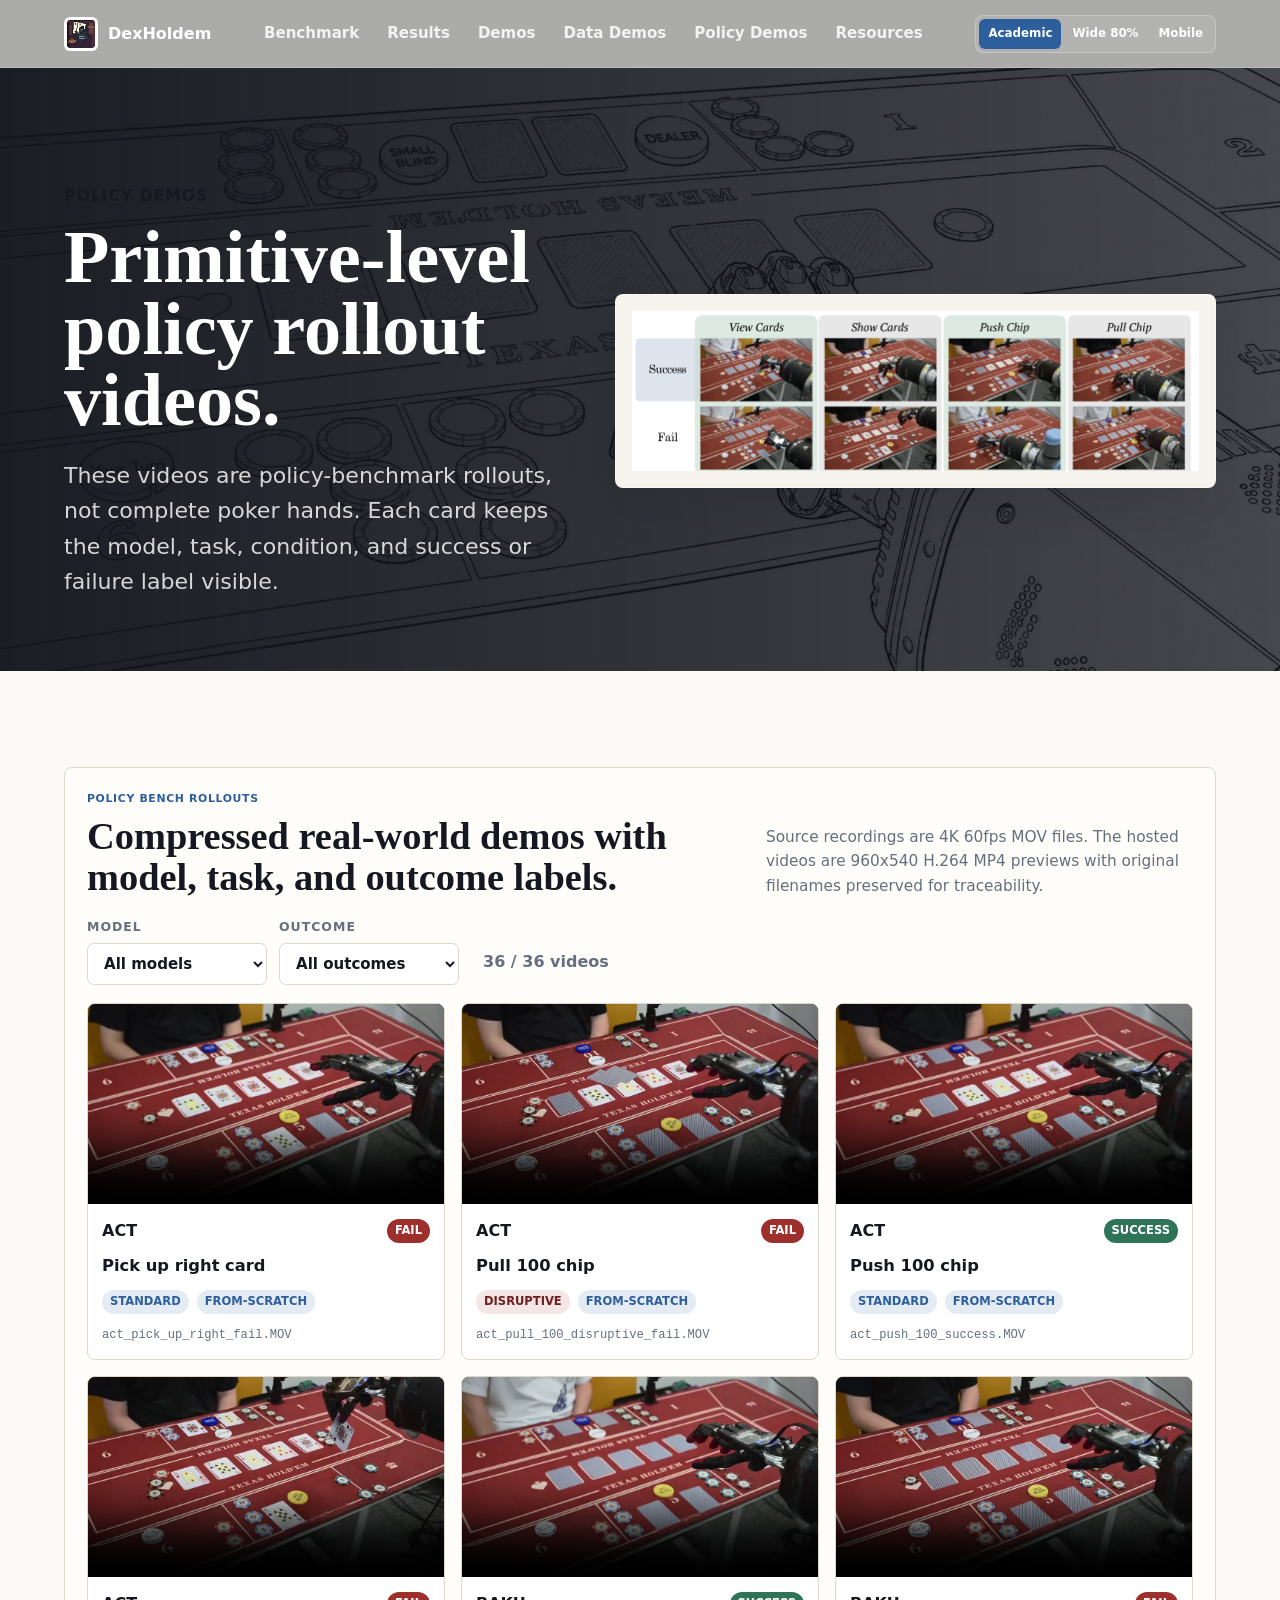
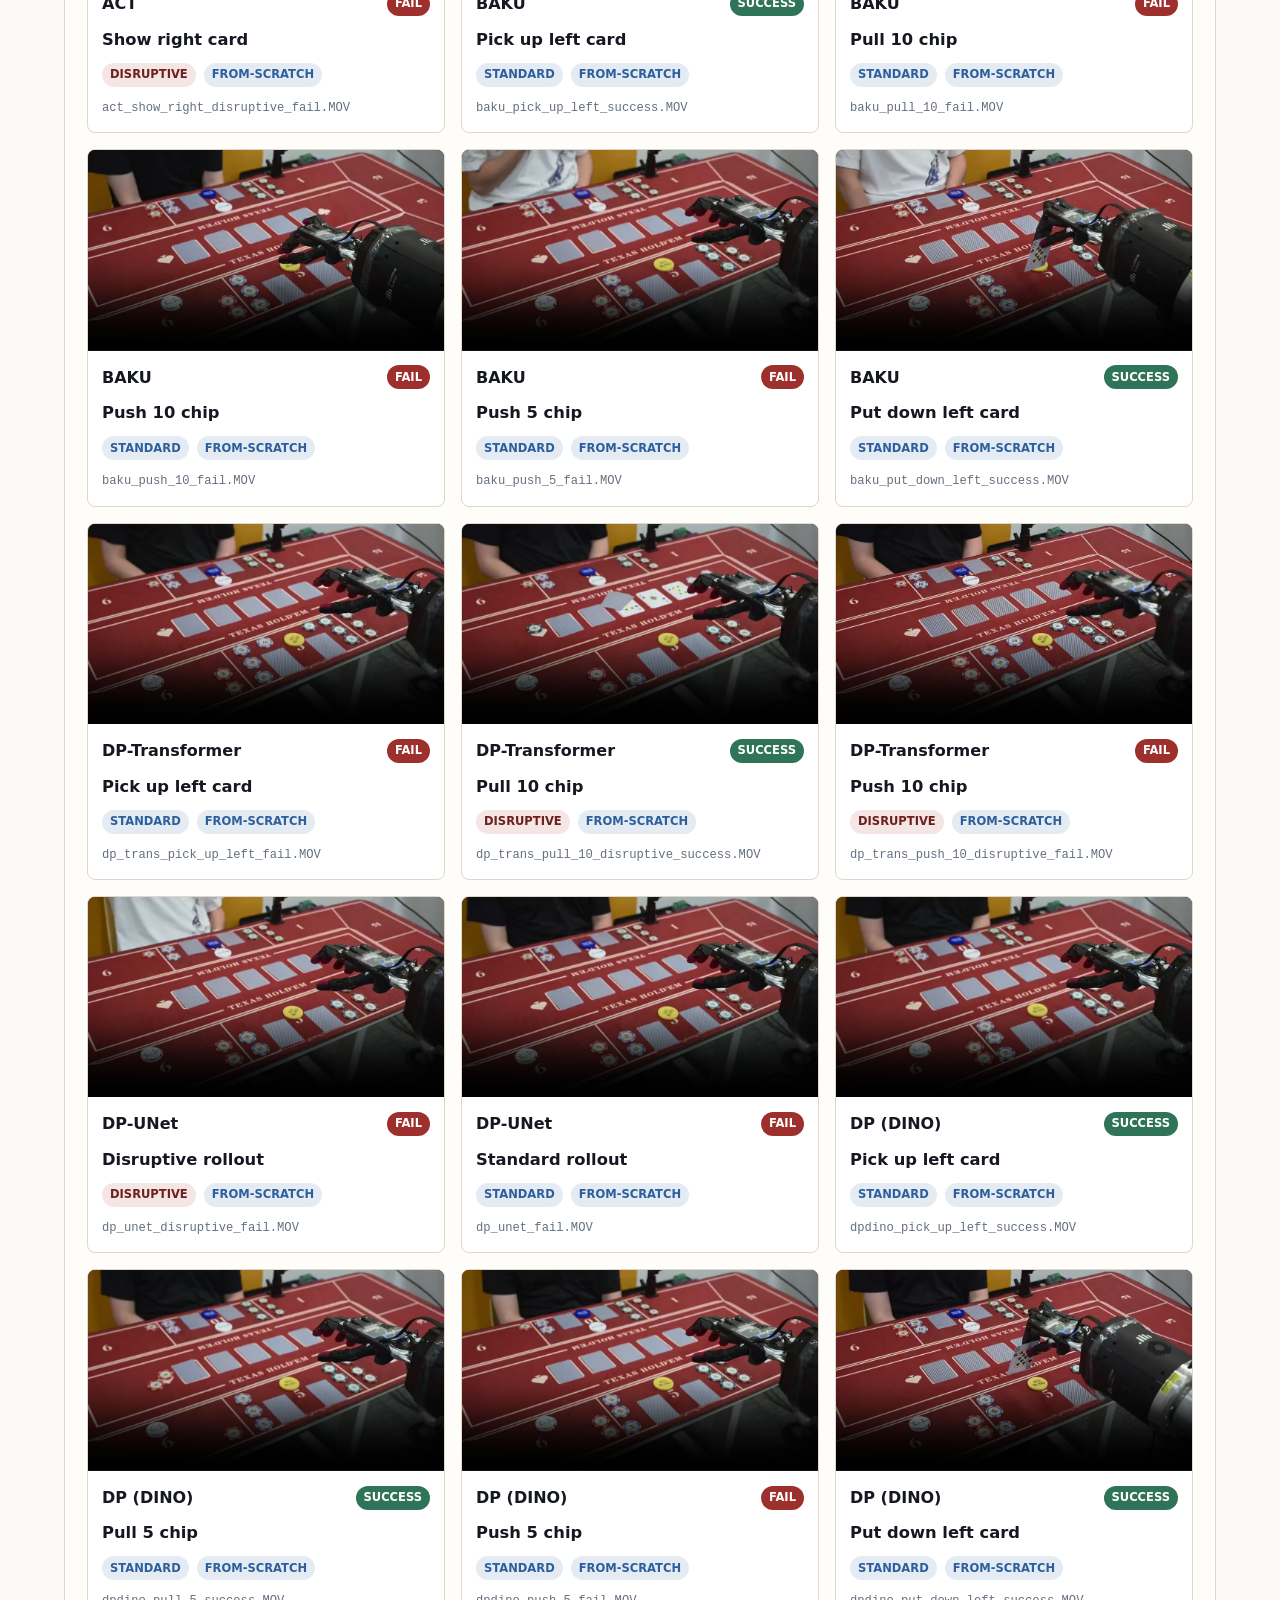
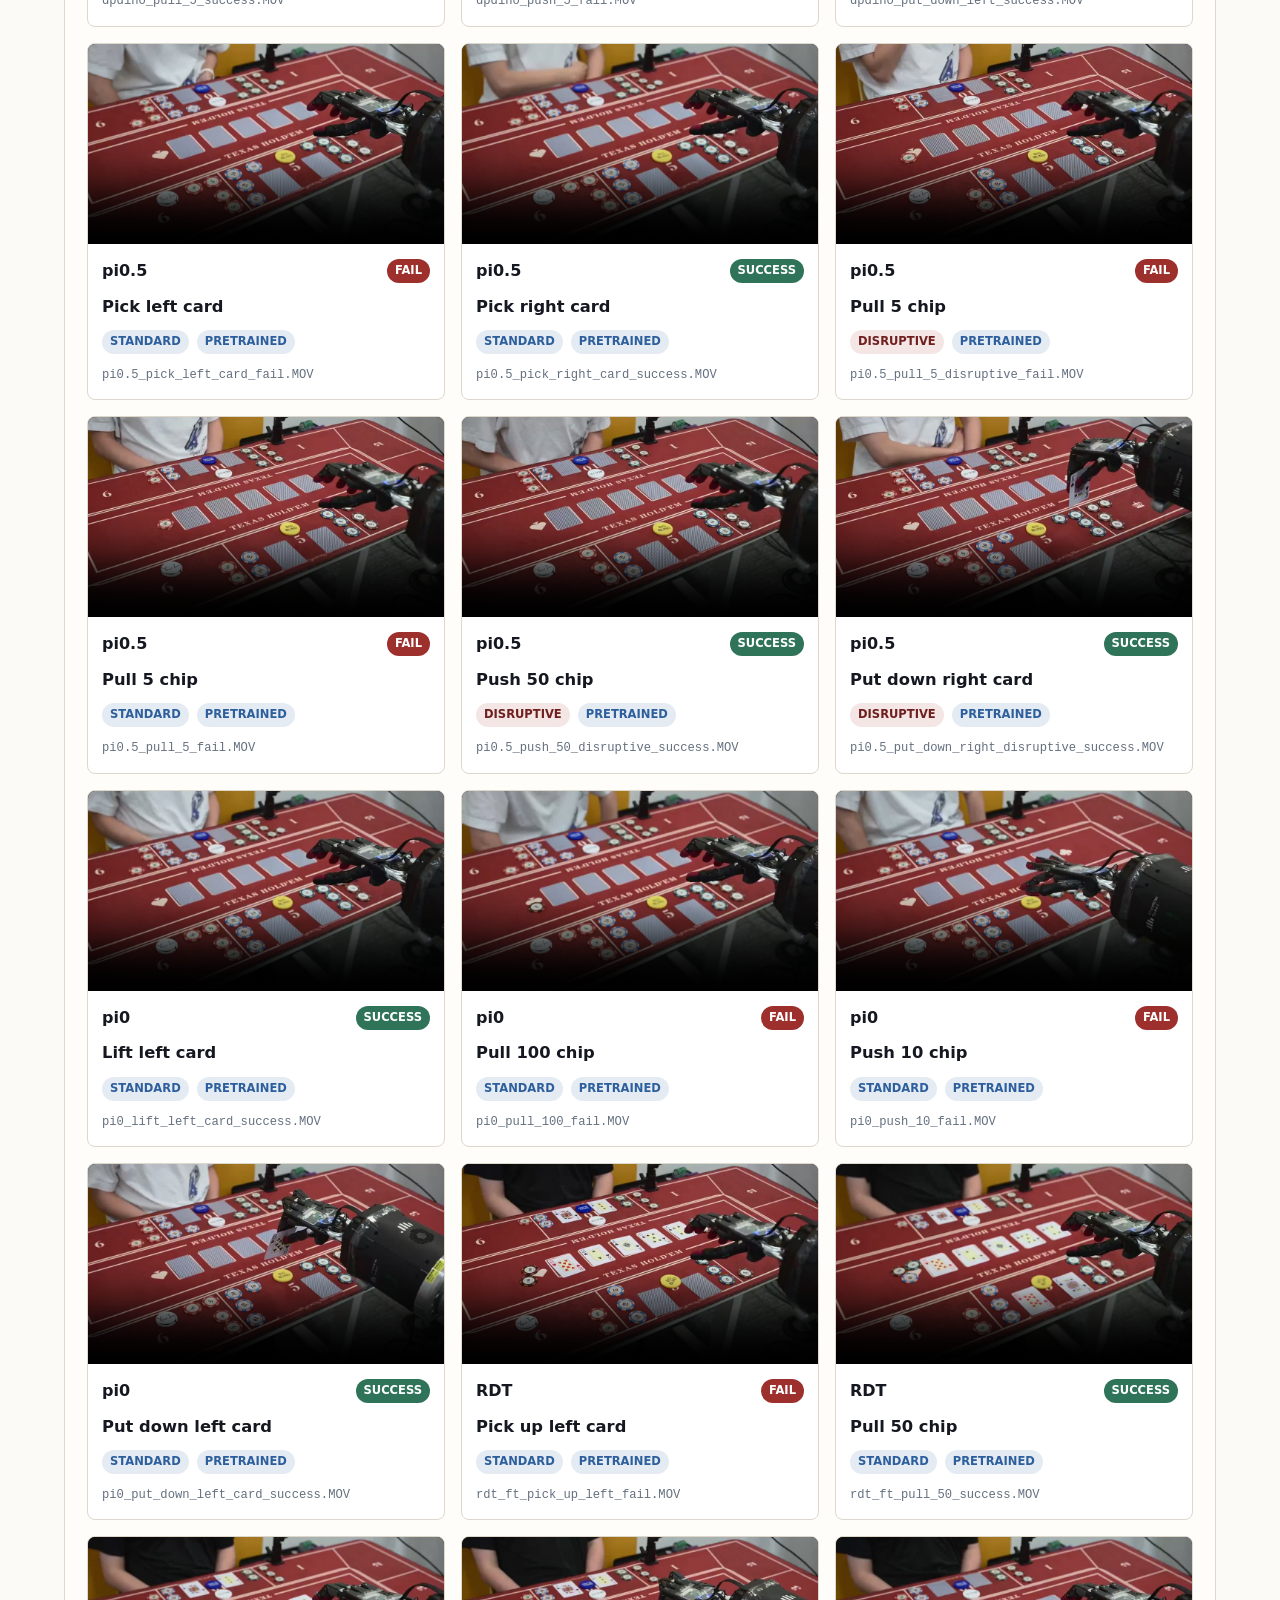
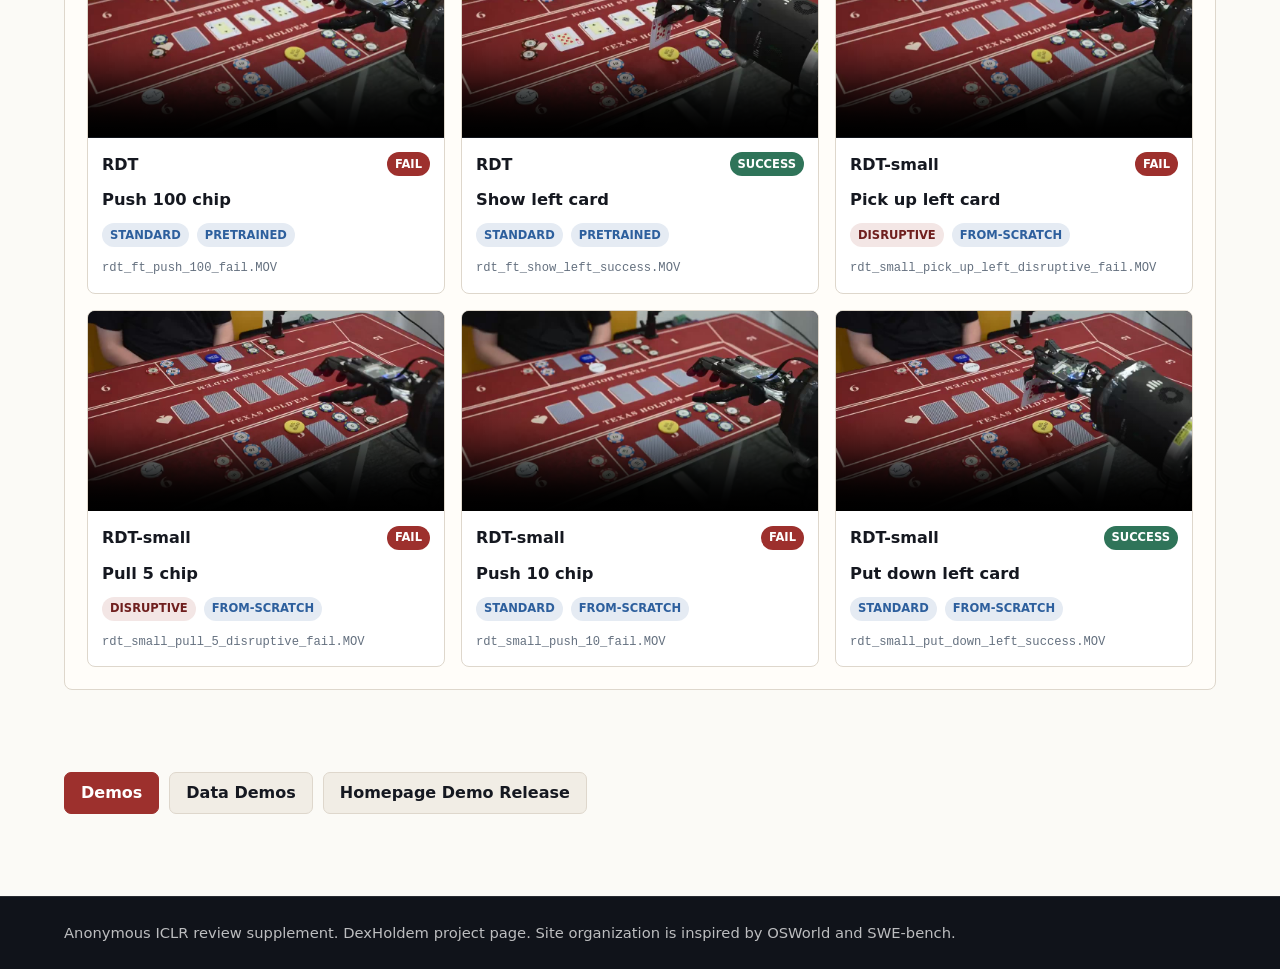
<file: pages/policy-demos.html>
<!DOCTYPE html>

<html lang="en">
<head>
<meta charset="utf-8"/>
<meta content="width=device-width, initial-scale=1" name="viewport"/>
<title>DexHoldem Policy Demos | Anonymous ICLR Supplement</title>
<meta content="DexHoldem primitive-level policy demo videos with model, task, condition, and outcome labels." name="description"/>
<link href="../assets/images/logo-poker-hand.svg" rel="icon" type="image/svg+xml"/>



<link href="../styles.css" rel="stylesheet"/>
<meta content="noindex, nofollow, noarchive" name="robots"/><meta content="no-referrer" name="referrer"/><meta content="default-src 'self'; script-src 'self' 'unsafe-inline'; style-src 'self' 'unsafe-inline'; img-src 'self' data:; font-src 'self'; media-src 'self'; frame-src 'none'; connect-src 'none'; object-src 'none'; base-uri 'none'; form-action 'none'" http-equiv="Content-Security-Policy"/></head>
<body>
<a class="skip-link" href="#main-content">Skip to content</a>
<header class="site-header scrolled">
<a aria-label="DexHoldem home" class="brand" href="../index.html">
<span class="brand-mark image-mark"><img alt="" src="../assets/images/logo-poker-hand.svg"/></span>
<span>DexHoldem</span>
</a>
<nav aria-label="Primary navigation" class="site-nav">
<a href="../index.html#benchmark">Benchmark</a>
<a href="../index.html#results">Results</a>
<a href="../index.html#demo-release">Demos</a>
<a href="data-demos.html">Data Demos</a>
<a href="policy-demos.html">Policy Demos</a>
<a href="../index.html#resources">Resources</a>
</nav>
</header>
<main class="detail-page" id="main-content">
<section class="detail-hero">
<div>
<p class="eyebrow">Policy Demos</p>
<h1>Primitive-level policy rollout videos.</h1>
<p>
            These videos are policy-benchmark rollouts, not complete poker hands. Each card keeps
            the model, task, condition, and success or failure label visible.
          </p>
</div>
<img alt="DexHoldem physical policy benchmark rollout examples" class="detail-contain" loading="lazy" src="../assets/images/policy-example-grid.png"/>
</section>
<section class="detail-section">
<div aria-labelledby="policy-video-title" class="policy-video-block standalone-demo-block">
<div class="policy-video-heading">
<div>
<p class="demo-label">Policy Bench Rollouts</p>
<h2 id="policy-video-title">Compressed real-world demos with model, task, and outcome labels.</h2>
</div>
<p>
              Source recordings are 4K 60fps MOV files. The hosted videos are 960x540 H.264 MP4
              previews with original filenames preserved for traceability.
            </p>
</div>
<div aria-label="Policy video filters" class="policy-video-controls">
<label>
<span>Model</span>
<select id="policy-model-filter"></select>
</label>
<label>
<span>Outcome</span>
<select id="policy-outcome-filter">
<option value="all">All outcomes</option>
<option value="Success">Success</option>
<option value="Fail">Fail</option>
</select>
</label>
<output aria-live="polite" id="policy-video-count"></output>
</div>
<div class="policy-video-grid" id="policy-video-grid"></div>
</div>
</section>
<section class="detail-section detail-links">
<a class="button primary" href="../index.html#demo-release">Demos</a>
<a class="button" href="data-demos.html">Data Demos</a>
<a class="button" href="../index.html#demo-release">Homepage Demo Release</a>
</section>
</main>
<footer class="site-footer">
<p>Anonymous ICLR review supplement.
        DexHoldem project page. Site organization is inspired by
        OSWorld and
        SWE-bench.
      </p>
</footer>
<script src="../layout.js"></script>
<script data-asset-root="../" src="../script.js"></script>
</body>
</html>
</file>
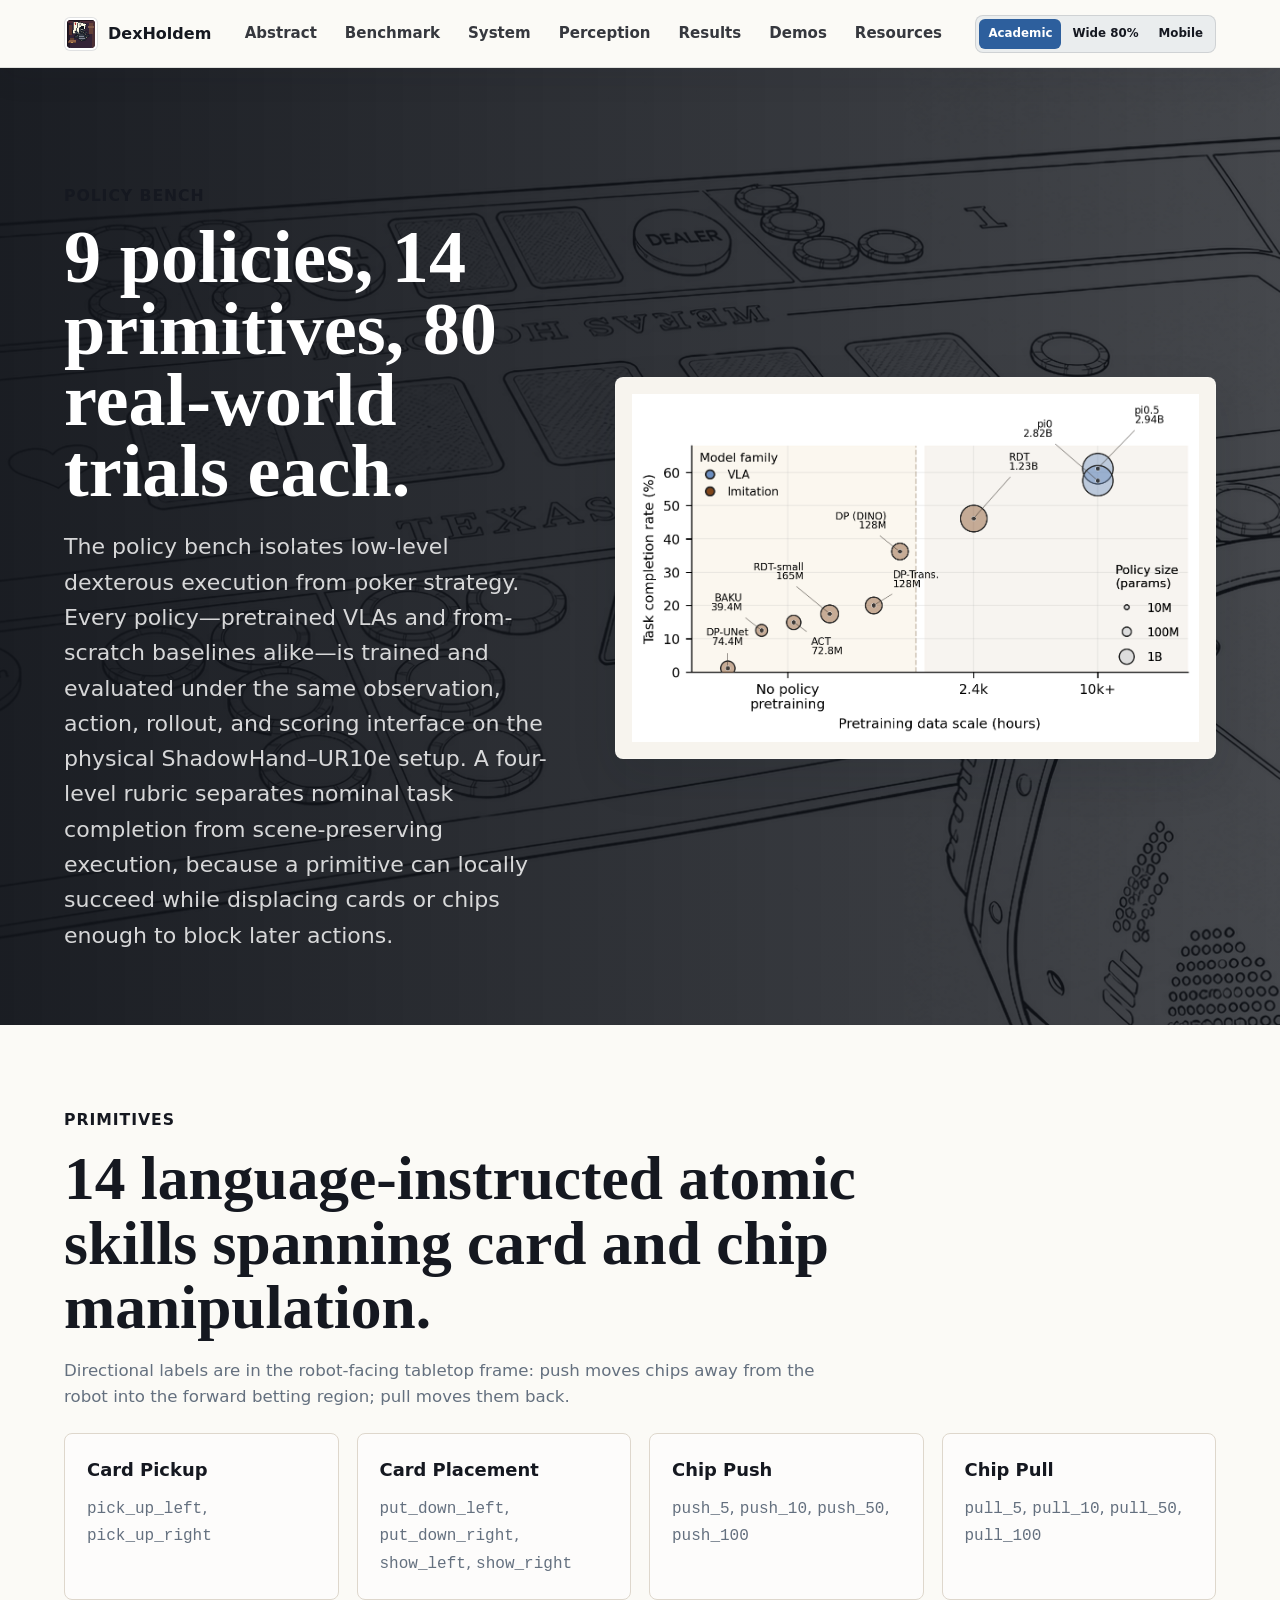
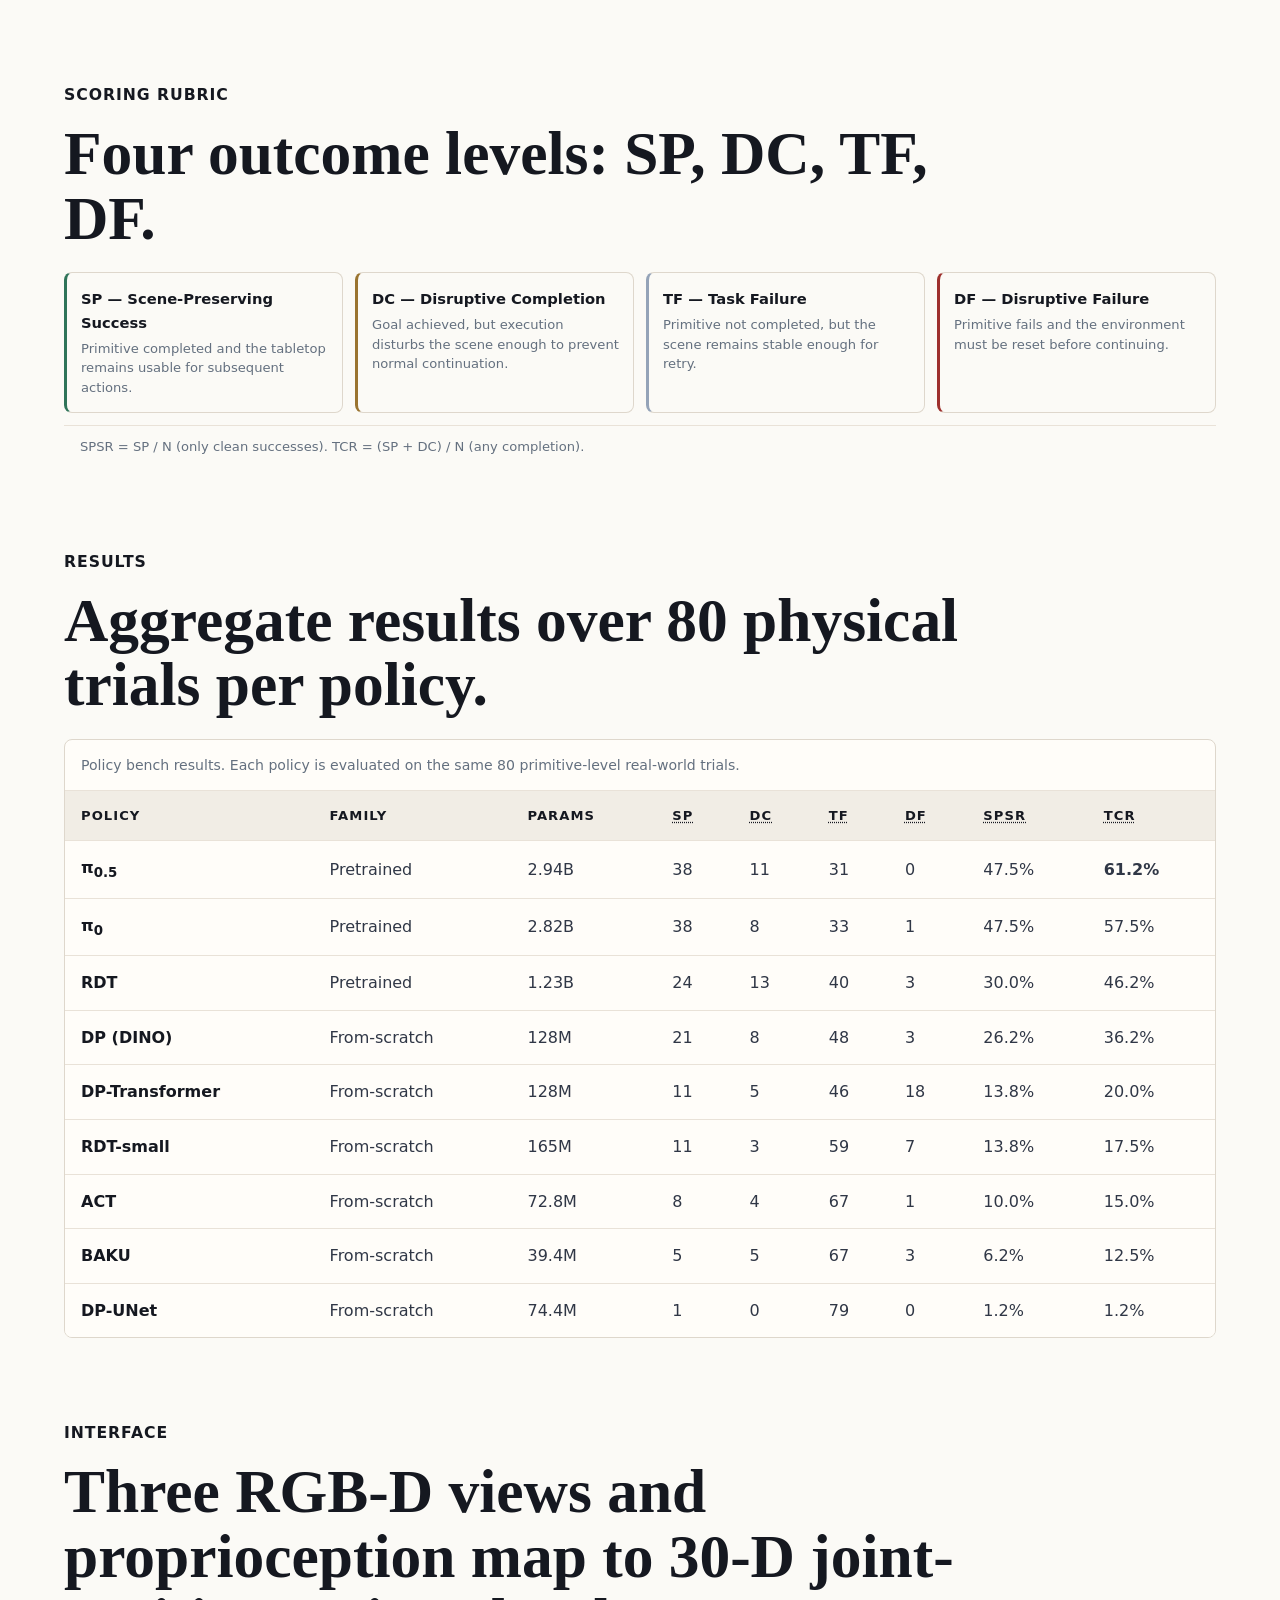
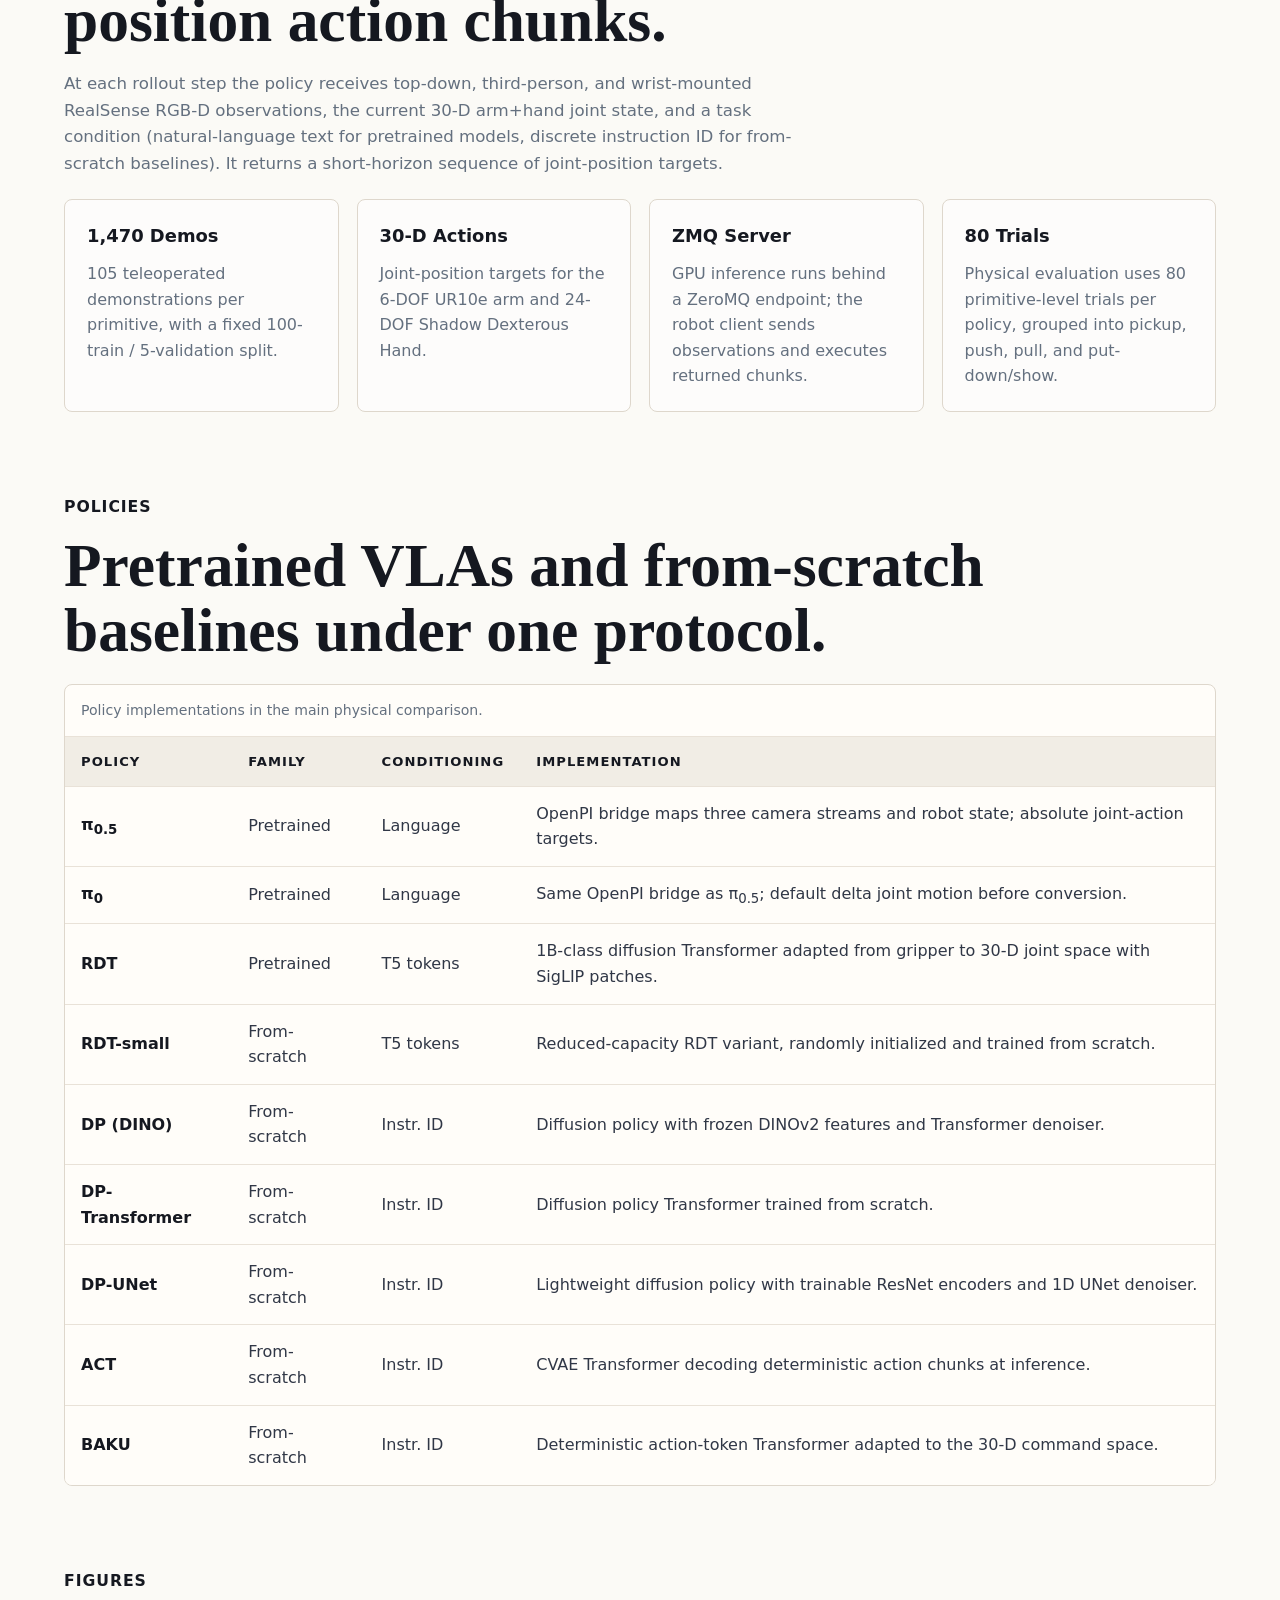
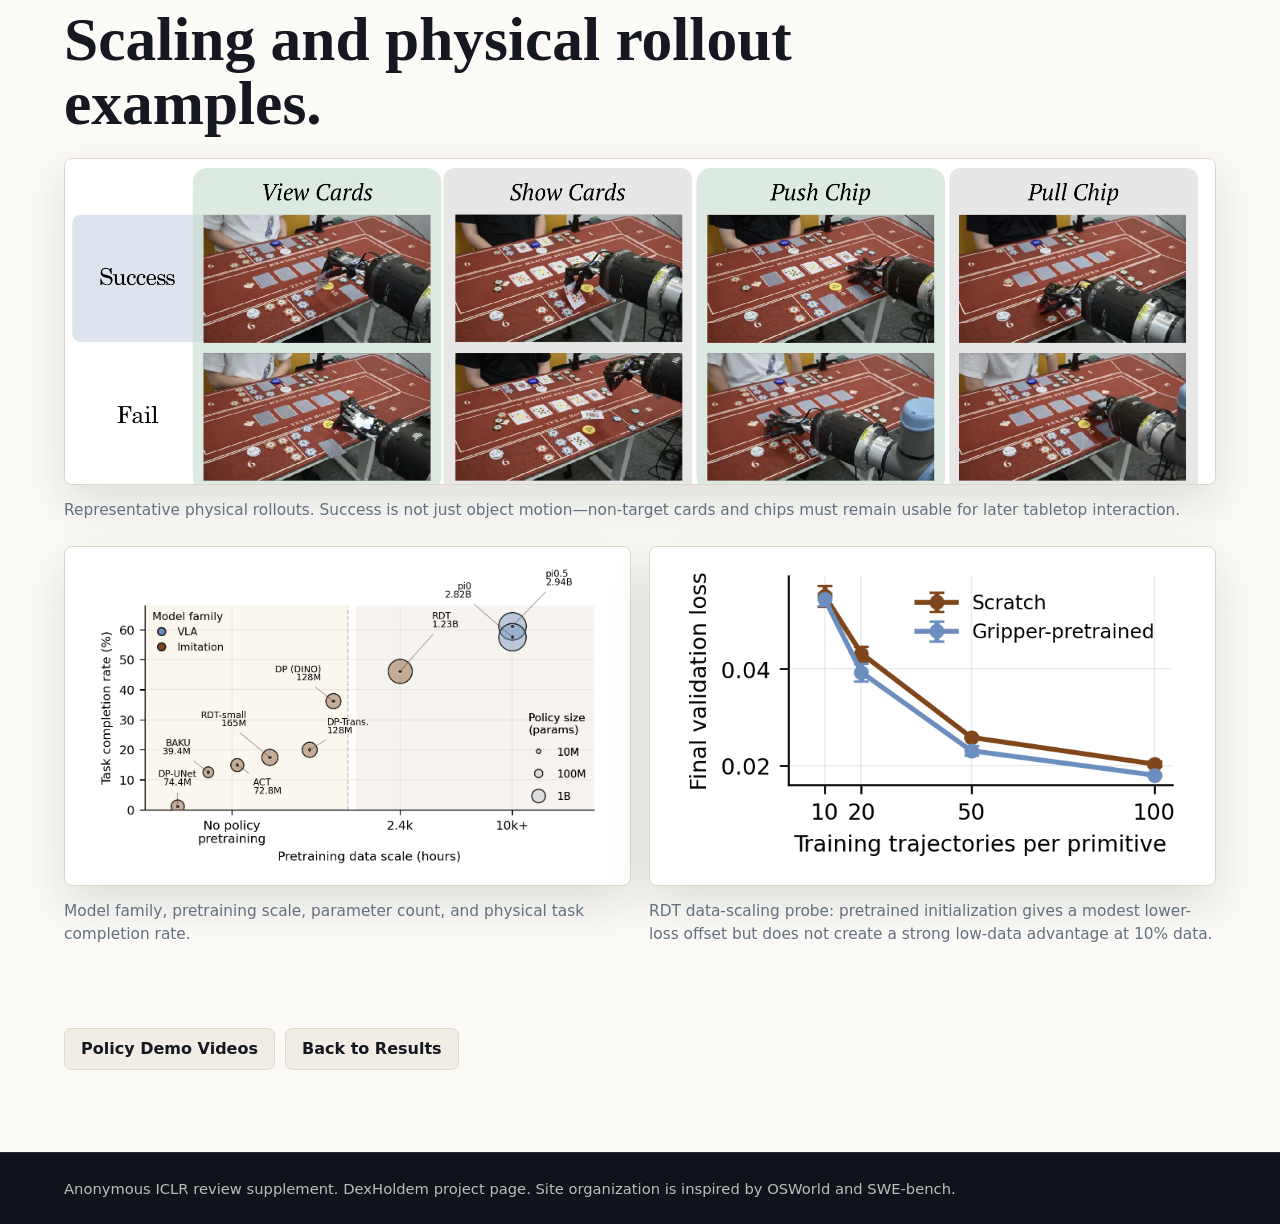
<file: pages/policy.html>
<!DOCTYPE html>

<html lang="en">
<head>
<meta charset="utf-8"/>
<meta content="width=device-width, initial-scale=1" name="viewport"/>
<title>DexHoldem — Policy Bench | Anonymous ICLR Supplement</title>
<meta content="DexHoldem policy bench: 9 dexterous-hand policies evaluated on 14 primitives across 80 real-world trials with a four-level scoring rubric." name="description"/>
<link href="../assets/images/logo-poker-hand.svg" rel="icon" type="image/svg+xml"/>



<link href="../styles.css" rel="stylesheet"/>
<style>
      .rubric-grid { display: grid; grid-template-columns: repeat(4, 1fr); gap: 12px; width: min(1180px, 100%); }
      .rubric-card { padding: 14px; border-radius: 8px; border: 1px solid var(--line); }
      .rubric-card h3 { margin: 0 0 4px; font-size: 0.92rem; }
      .rubric-card p { margin: 0; font-size: 0.82rem; color: var(--muted); line-height: 1.5; }
      .rubric-card.sp { border-left: 3px solid var(--green); }
      .rubric-card.dc { border-left: 3px solid var(--gold); }
      .rubric-card.tf { border-left: 3px solid #94a3b8; }
      .rubric-card.df { border-left: 3px solid var(--accent); }
      @media (max-width: 680px) { .rubric-grid { grid-template-columns: 1fr 1fr; } }
    </style>
<meta content="noindex, nofollow, noarchive" name="robots"/><meta content="no-referrer" name="referrer"/><meta content="default-src 'self'; script-src 'self' 'unsafe-inline'; style-src 'self' 'unsafe-inline'; img-src 'self' data:; font-src 'self'; media-src 'self'; frame-src 'none'; connect-src 'none'; object-src 'none'; base-uri 'none'; form-action 'none'" http-equiv="Content-Security-Policy"/></head>
<body>
<a class="skip-link" href="#main-content">Skip to content</a>
<header class="site-header scrolled">
<a aria-label="DexHoldem home" class="brand" href="../index.html">
<span class="brand-mark image-mark"><img alt="" src="../assets/images/logo-poker-hand.svg"/></span>
<span>DexHoldem</span>
</a>
<nav aria-label="Primary navigation" class="site-nav">
<a href="../index.html#abstract">Abstract</a>
<a href="../index.html#benchmark">Benchmark</a>
<a href="../index.html#system">System</a>
<a href="../index.html#perception">Perception</a>
<a href="../index.html#results">Results</a>
<a href="../index.html#demo-release">Demos</a>
<a href="../index.html#resources">Resources</a>
</nav>
</header>
<main class="detail-page" id="main-content">
<section class="detail-hero">
<div>
<p class="eyebrow">Policy Bench</p>
<h1>9 policies, 14 primitives, 80 real-world trials each.</h1>
<p>
            The policy bench isolates low-level dexterous execution from poker strategy.
            Every policy—pretrained VLAs and from-scratch baselines alike—is trained
            and evaluated under the same observation, action, rollout, and scoring interface on
            the physical ShadowHand–UR10e setup. A four-level rubric separates nominal
            task completion from scene-preserving execution, because a primitive can locally
            succeed while displacing cards or chips enough to block later actions.
          </p>
</div>
<img alt="Model family, pretraining scale, parameter count, and task completion rate" class="detail-contain" loading="lazy" src="../assets/images/model-scale-success.png"/>
</section>
<section class="detail-section">
<div class="section-heading compact-heading">
<p class="eyebrow">Primitives</p>
<h2>14 language-instructed atomic skills spanning card and chip manipulation.</h2>
<p>
            Directional labels are in the robot-facing tabletop frame: push moves chips
            away from the robot into the forward betting region; pull moves them back.
          </p>
</div>
<div class="detail-grid four">
<article>
<h3>Card Pickup</h3>
<p><code>pick_up_left</code>, <code>pick_up_right</code></p>
</article>
<article>
<h3>Card Placement</h3>
<p><code>put_down_left</code>, <code>put_down_right</code>, <code>show_left</code>, <code>show_right</code></p>
</article>
<article>
<h3>Chip Push</h3>
<p><code>push_5</code>, <code>push_10</code>, <code>push_50</code>, <code>push_100</code></p>
</article>
<article>
<h3>Chip Pull</h3>
<p><code>pull_5</code>, <code>pull_10</code>, <code>pull_50</code>, <code>pull_100</code></p>
</article>
</div>
</section>
<section class="detail-section">
<div class="section-heading compact-heading">
<p class="eyebrow">Scoring Rubric</p>
<h2>Four outcome levels: SP, DC, TF, DF.</h2>
</div>
<div class="rubric-grid">
<div class="rubric-card sp">
<h3>SP — Scene-Preserving Success</h3>
<p>Primitive completed and the tabletop remains usable for subsequent actions.</p>
</div>
<div class="rubric-card dc">
<h3>DC — Disruptive Completion</h3>
<p>Goal achieved, but execution disturbs the scene enough to prevent normal continuation.</p>
</div>
<div class="rubric-card tf">
<h3>TF — Task Failure</h3>
<p>Primitive not completed, but the scene remains stable enough for retry.</p>
</div>
<div class="rubric-card df">
<h3>DF — Disruptive Failure</h3>
<p>Primitive fails and the environment must be reset before continuing.</p>
</div>
</div>
<p class="table-note" style="margin-top: 12px; width: min(1180px, 100%);">
          SPSR = SP / N (only clean successes). TCR = (SP + DC) / N (any completion).
        </p>
</section>
<section class="detail-section">
<div class="section-heading compact-heading">
<p class="eyebrow">Results</p>
<h2>Aggregate results over 80 physical trials per policy.</h2>
</div>
<div class="table-wrap">
<table class="leaderboard">
<caption>Policy bench results. Each policy is evaluated on the same 80 primitive-level real-world trials.</caption>
<thead>
<tr>
<th scope="col">Policy</th>
<th scope="col">Family</th>
<th scope="col">Params</th>
<th scope="col"><span class="col-tip" data-tip="Scene-Preserving Success: primitive completed and table remains usable for subsequent actions">SP</span></th>
<th scope="col"><span class="col-tip" data-tip="Disruptive Completion: goal achieved but execution disturbs the scene enough to prevent normal continuation">DC</span></th>
<th scope="col"><span class="col-tip" data-tip="Task Failure: primitive not completed, but scene remains stable enough for retry">TF</span></th>
<th scope="col"><span class="col-tip" data-tip="Disruptive Failure: primitive fails and the environment must be reset before continuing">DF</span></th>
<th scope="col"><span class="col-tip tip-right" data-tip="Scene-Preserving Success Rate: counts only SP trials (SP / N)">SPSR</span></th>
<th scope="col"><span class="col-tip tip-right" data-tip="Task Completion Rate: counts SP + DC trials ((SP + DC) / N)">TCR</span></th>
</tr>
</thead>
<tbody>
<tr><th scope="row">π<sub>0.5</sub></th><td>Pretrained</td><td>2.94B</td><td>38</td><td>11</td><td>31</td><td>0</td><td>47.5%</td><td><strong>61.2%</strong></td></tr>
<tr><th scope="row">π<sub>0</sub></th><td>Pretrained</td><td>2.82B</td><td>38</td><td>8</td><td>33</td><td>1</td><td>47.5%</td><td>57.5%</td></tr>
<tr><th scope="row">RDT</th><td>Pretrained</td><td>1.23B</td><td>24</td><td>13</td><td>40</td><td>3</td><td>30.0%</td><td>46.2%</td></tr>
<tr><th scope="row">DP (DINO)</th><td>From-scratch</td><td>128M</td><td>21</td><td>8</td><td>48</td><td>3</td><td>26.2%</td><td>36.2%</td></tr>
<tr><th scope="row">DP-Transformer</th><td>From-scratch</td><td>128M</td><td>11</td><td>5</td><td>46</td><td>18</td><td>13.8%</td><td>20.0%</td></tr>
<tr><th scope="row">RDT-small</th><td>From-scratch</td><td>165M</td><td>11</td><td>3</td><td>59</td><td>7</td><td>13.8%</td><td>17.5%</td></tr>
<tr><th scope="row">ACT</th><td>From-scratch</td><td>72.8M</td><td>8</td><td>4</td><td>67</td><td>1</td><td>10.0%</td><td>15.0%</td></tr>
<tr><th scope="row">BAKU</th><td>From-scratch</td><td>39.4M</td><td>5</td><td>5</td><td>67</td><td>3</td><td>6.2%</td><td>12.5%</td></tr>
<tr><th scope="row">DP-UNet</th><td>From-scratch</td><td>74.4M</td><td>1</td><td>0</td><td>79</td><td>0</td><td>1.2%</td><td>1.2%</td></tr>
</tbody>
</table>
</div>
</section>
<section class="detail-section">
<div class="section-heading compact-heading">
<p class="eyebrow">Interface</p>
<h2>Three RGB-D views and proprioception map to 30-D joint-position action chunks.</h2>
<p>
            At each rollout step the policy receives top-down, third-person, and wrist-mounted
            RealSense RGB-D observations, the current 30-D arm+hand joint state, and a task
            condition (natural-language text for pretrained models, discrete instruction ID for
            from-scratch baselines). It returns a short-horizon sequence of joint-position targets.
          </p>
</div>
<div class="detail-grid four">
<article>
<h3>1,470 Demos</h3>
<p>105 teleoperated demonstrations per primitive, with a fixed 100-train / 5-validation split.</p>
</article>
<article>
<h3>30-D Actions</h3>
<p>Joint-position targets for the 6-DOF UR10e arm and 24-DOF Shadow Dexterous Hand.</p>
</article>
<article>
<h3>ZMQ Server</h3>
<p>GPU inference runs behind a ZeroMQ endpoint; the robot client sends observations and executes returned chunks.</p>
</article>
<article>
<h3>80 Trials</h3>
<p>Physical evaluation uses 80 primitive-level trials per policy, grouped into pickup, push, pull, and put-down/show.</p>
</article>
</div>
</section>
<section class="detail-section">
<div class="section-heading compact-heading">
<p class="eyebrow">Policies</p>
<h2>Pretrained VLAs and from-scratch baselines under one protocol.</h2>
</div>
<div class="table-wrap">
<table class="leaderboard">
<caption>Policy implementations in the main physical comparison.</caption>
<thead>
<tr>
<th scope="col">Policy</th>
<th scope="col">Family</th>
<th scope="col">Conditioning</th>
<th scope="col">Implementation</th>
</tr>
</thead>
<tbody>
<tr><th scope="row">π<sub>0.5</sub></th><td>Pretrained</td><td>Language</td><td>OpenPI bridge maps three camera streams and robot state; absolute joint-action targets.</td></tr>
<tr><th scope="row">π<sub>0</sub></th><td>Pretrained</td><td>Language</td><td>Same OpenPI bridge as π<sub>0.5</sub>; default delta joint motion before conversion.</td></tr>
<tr><th scope="row">RDT</th><td>Pretrained</td><td>T5 tokens</td><td>1B-class diffusion Transformer adapted from gripper to 30-D joint space with SigLIP patches.</td></tr>
<tr><th scope="row">RDT-small</th><td>From-scratch</td><td>T5 tokens</td><td>Reduced-capacity RDT variant, randomly initialized and trained from scratch.</td></tr>
<tr><th scope="row">DP (DINO)</th><td>From-scratch</td><td>Instr. ID</td><td>Diffusion policy with frozen DINOv2 features and Transformer denoiser.</td></tr>
<tr><th scope="row">DP-Transformer</th><td>From-scratch</td><td>Instr. ID</td><td>Diffusion policy Transformer trained from scratch.</td></tr>
<tr><th scope="row">DP-UNet</th><td>From-scratch</td><td>Instr. ID</td><td>Lightweight diffusion policy with trainable ResNet encoders and 1D UNet denoiser.</td></tr>
<tr><th scope="row">ACT</th><td>From-scratch</td><td>Instr. ID</td><td>CVAE Transformer decoding deterministic action chunks at inference.</td></tr>
<tr><th scope="row">BAKU</th><td>From-scratch</td><td>Instr. ID</td><td>Deterministic action-token Transformer adapted to the 30-D command space.</td></tr>
</tbody>
</table>
</div>
</section>
<section class="detail-section">
<div class="section-heading compact-heading">
<p class="eyebrow">Figures</p>
<h2>Scaling and physical rollout examples.</h2>
</div>
<figure class="wide-figure">
<img alt="Physical policy benchmark success and failure examples" loading="lazy" src="../assets/images/policy-example-grid.png"/>
<figcaption>
            Representative physical rollouts. Success is not just object motion—non-target
            cards and chips must remain usable for later tabletop interaction.
          </figcaption>
</figure>
<div class="detail-grid two policy-figure-grid" style="margin-top: 24px;">
<figure class="wide-figure">
<img alt="Model scale and policy completion chart" loading="lazy" src="../assets/images/model-scale-success.png"/>
<figcaption>
              Model family, pretraining scale, parameter count, and physical task completion rate.
            </figcaption>
</figure>
<figure class="wide-figure">
<img alt="RDT fine-tuning final validation loss" loading="lazy" src="../assets/images/rdt-pretraining-final-loss.png"/>
<figcaption>
              RDT data-scaling probe: pretrained initialization gives a modest lower-loss offset
              but does not create a strong low-data advantage at 10% data.
            </figcaption>
</figure>
</div>
</section>
<section class="detail-section detail-links">

<a class="button" href="policy-demos.html">Policy Demo Videos</a>
<a class="button" href="../index.html#results">Back to Results</a>
</section>
</main>
<footer class="site-footer">
<p>Anonymous ICLR review supplement.
        DexHoldem project page. Site organization is inspired by
        OSWorld and
        SWE-bench.
      </p>
</footer>
<script src="../layout.js"></script>
</body>
</html>
</file>
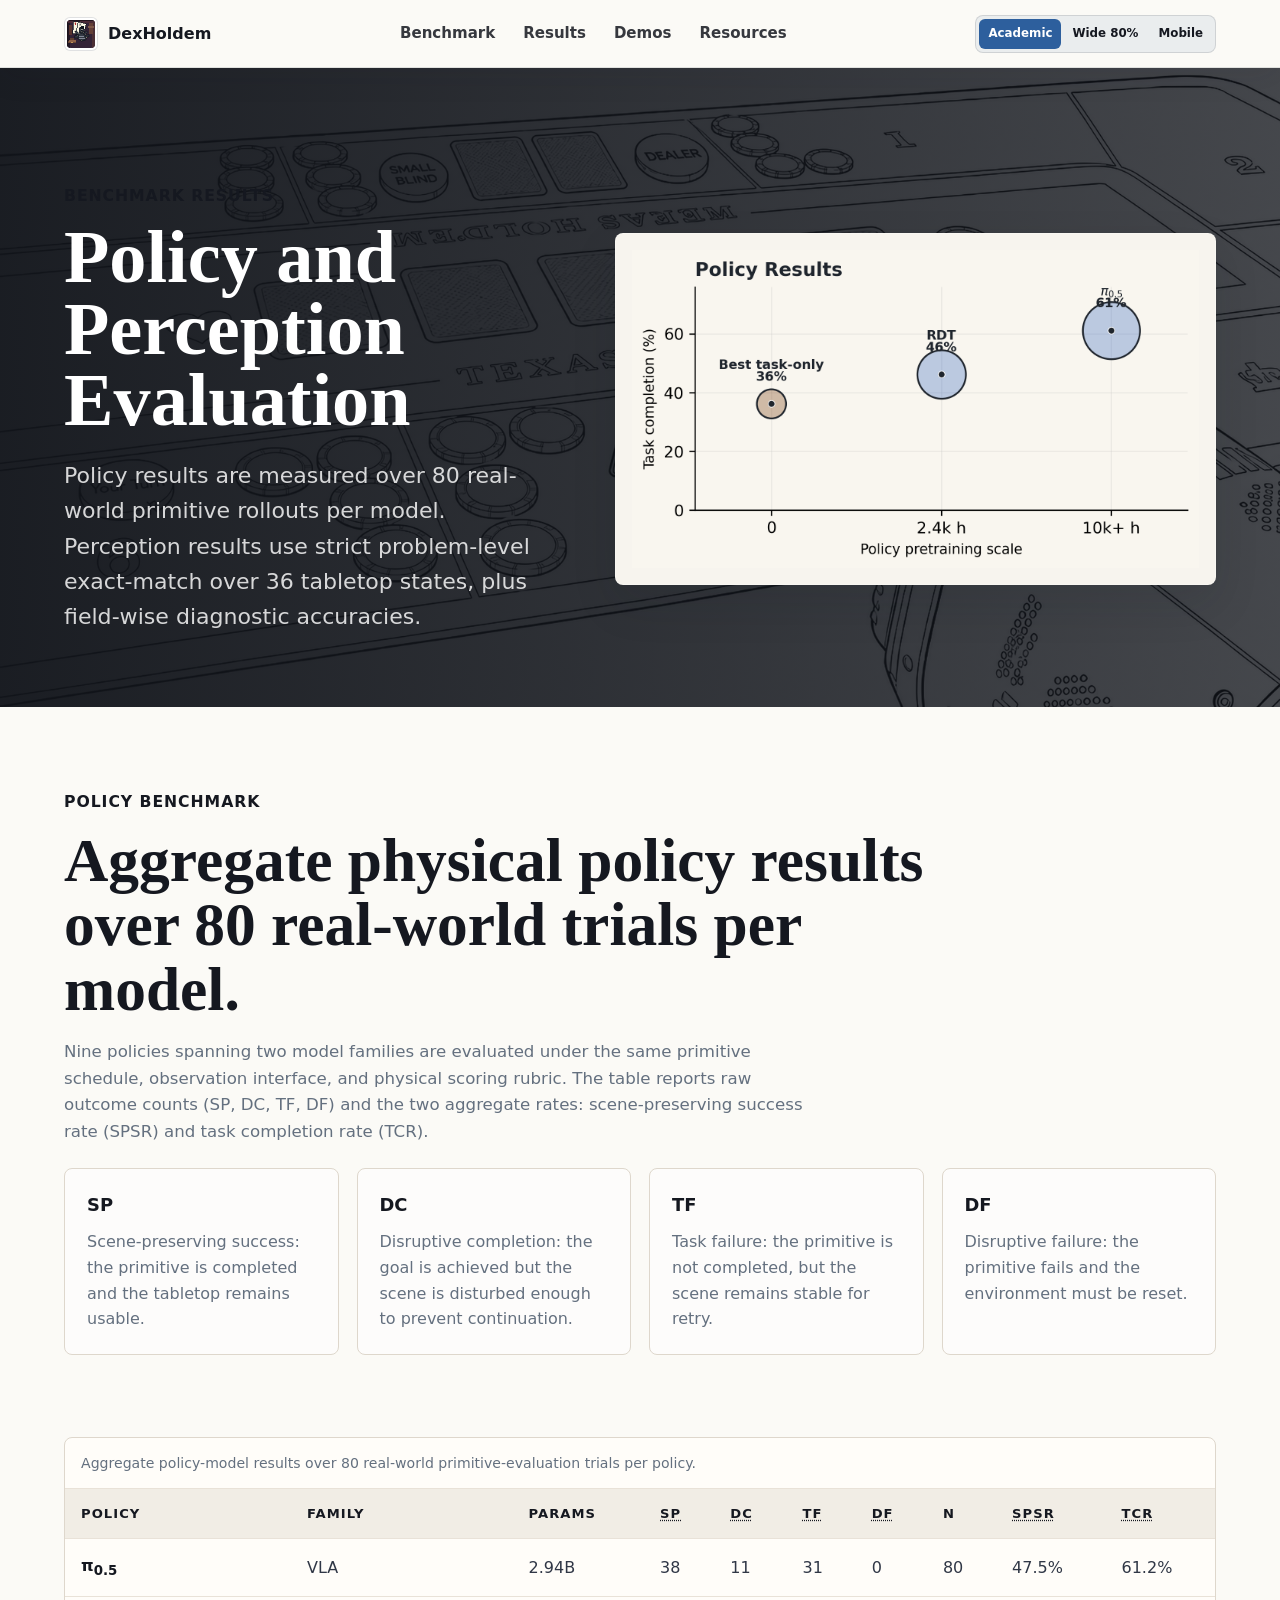
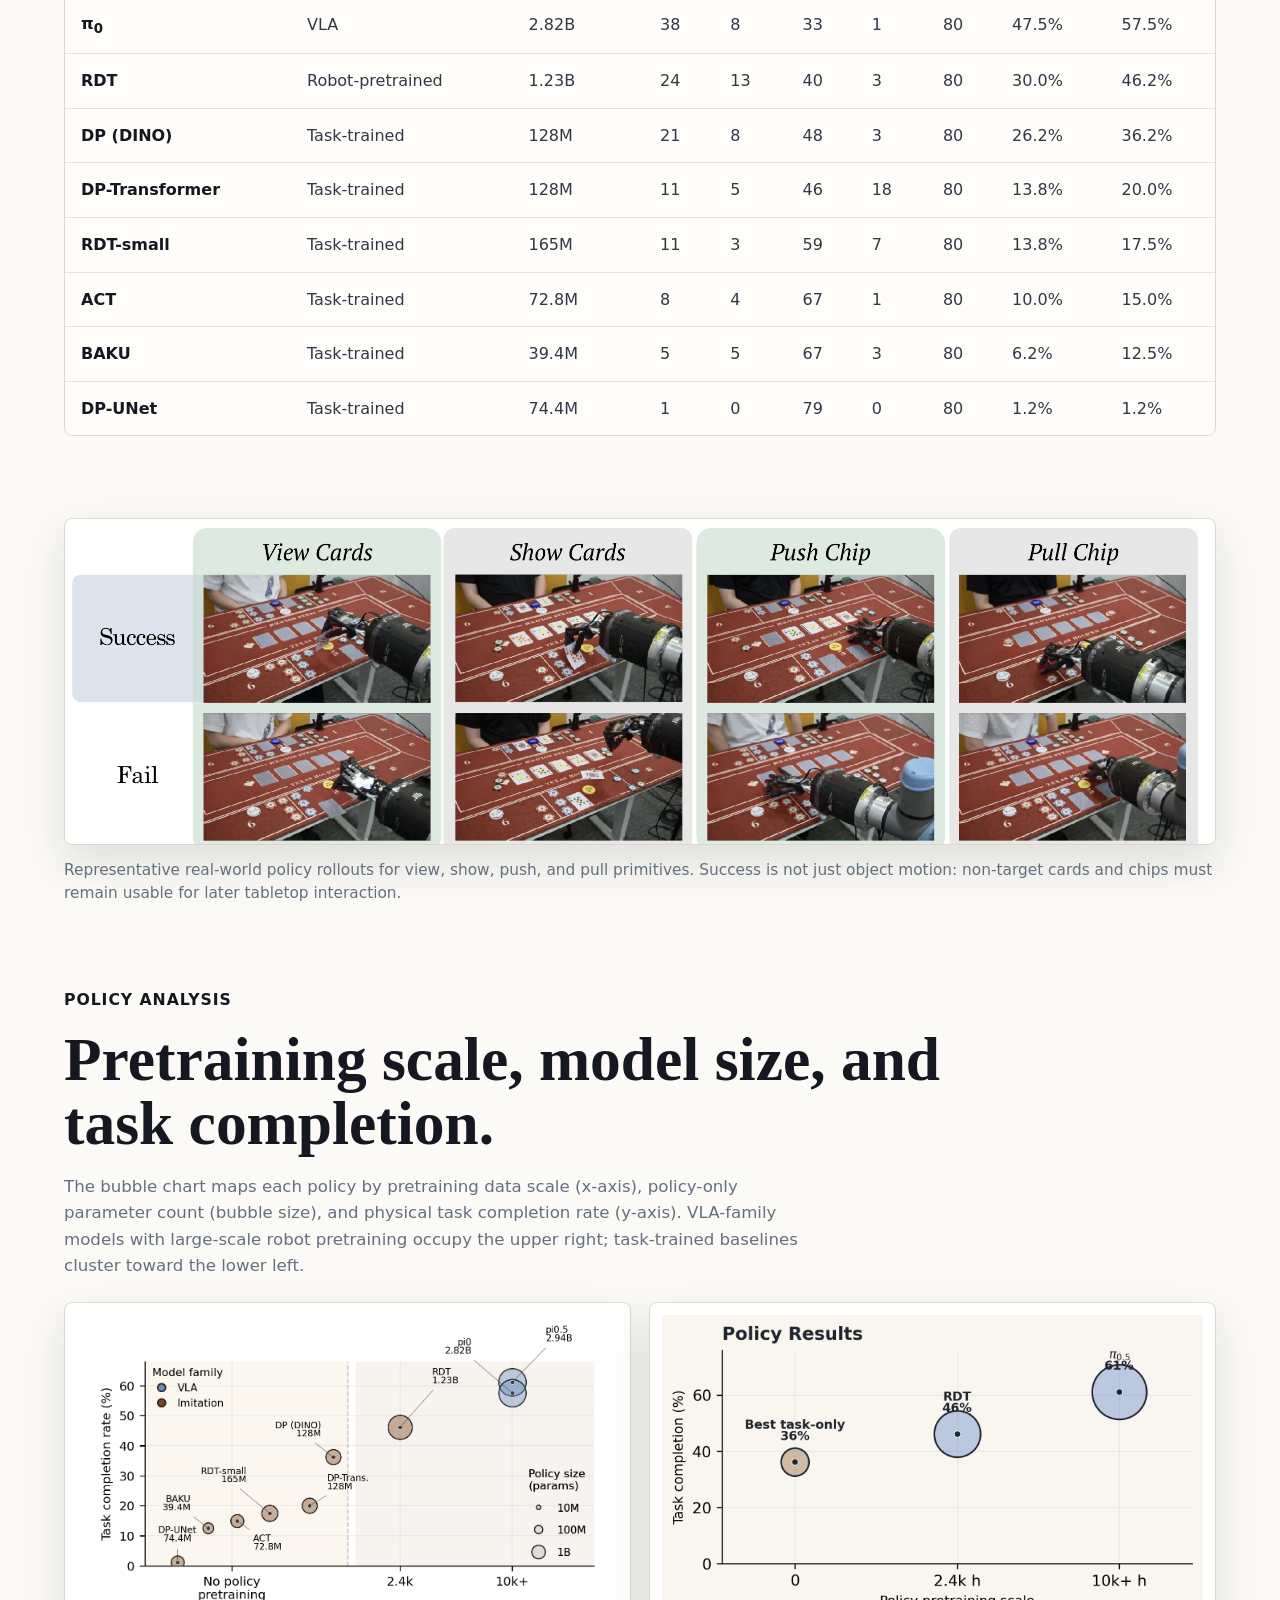
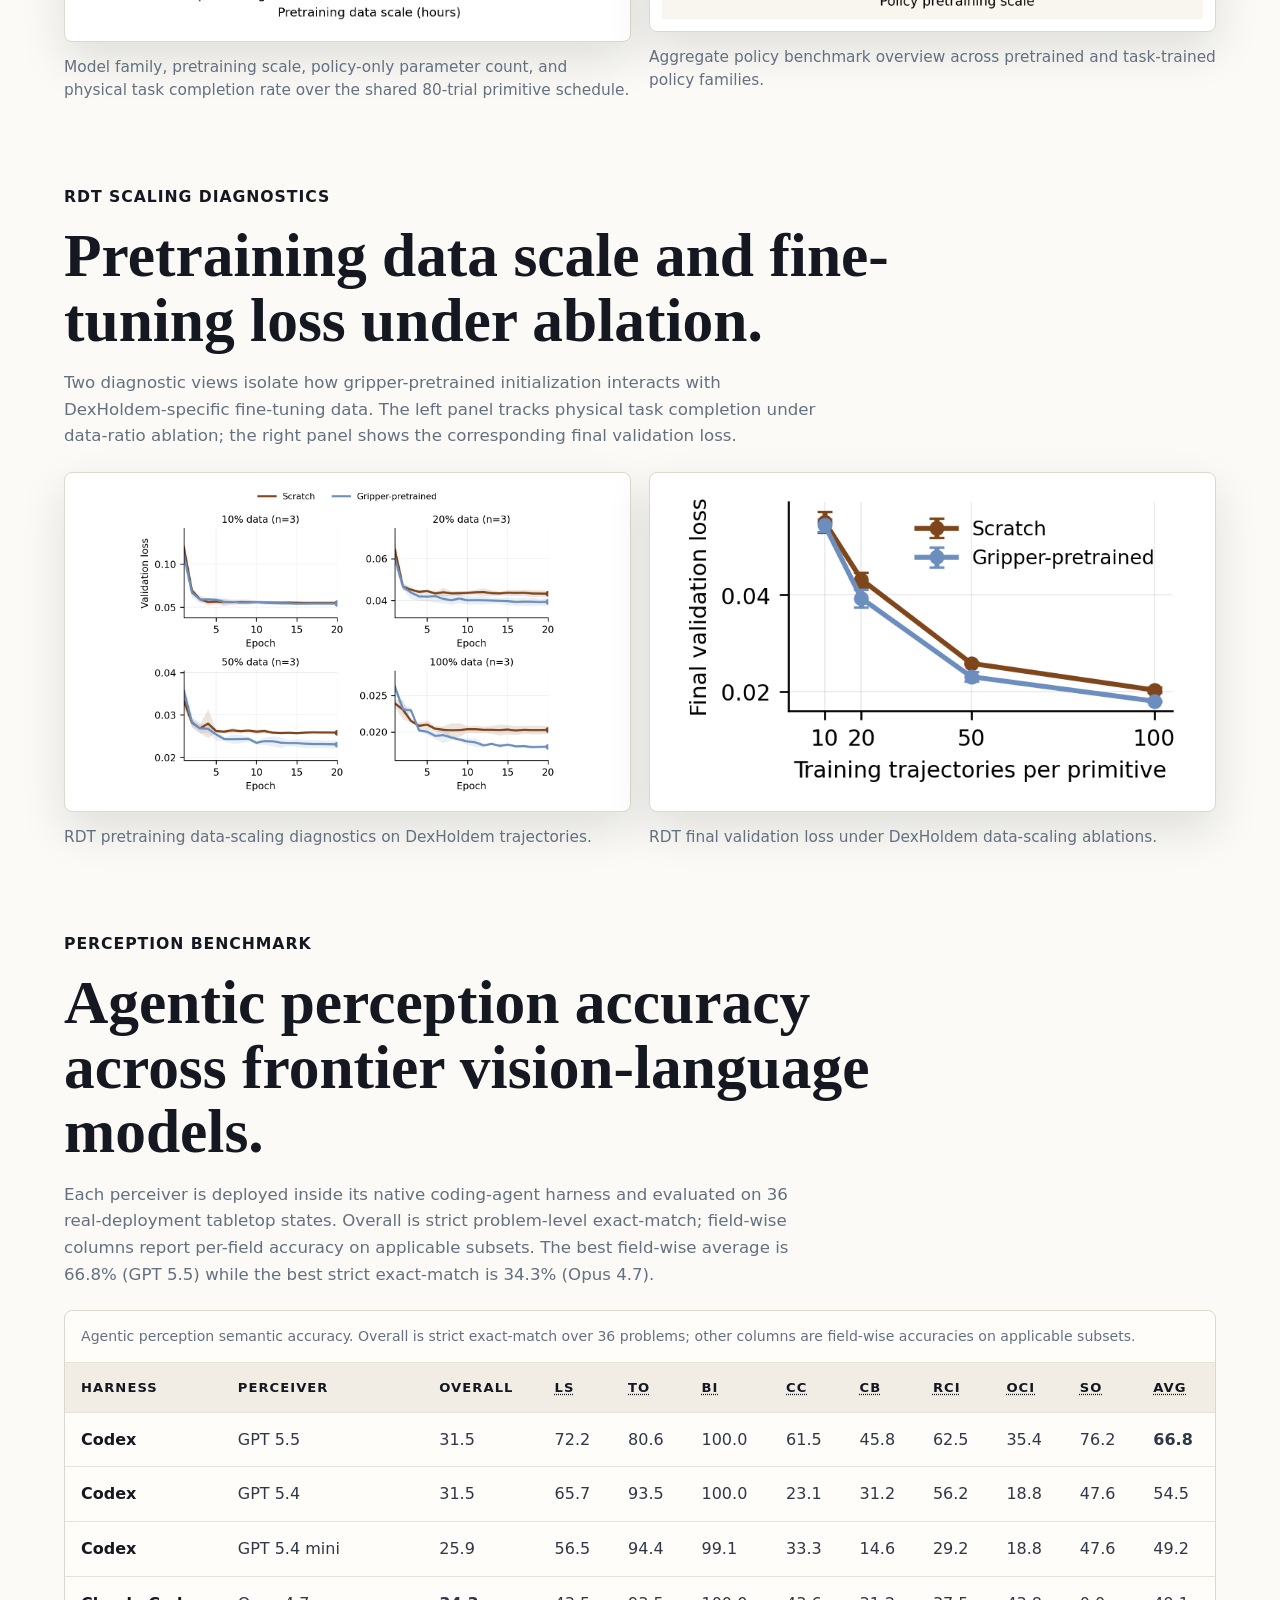
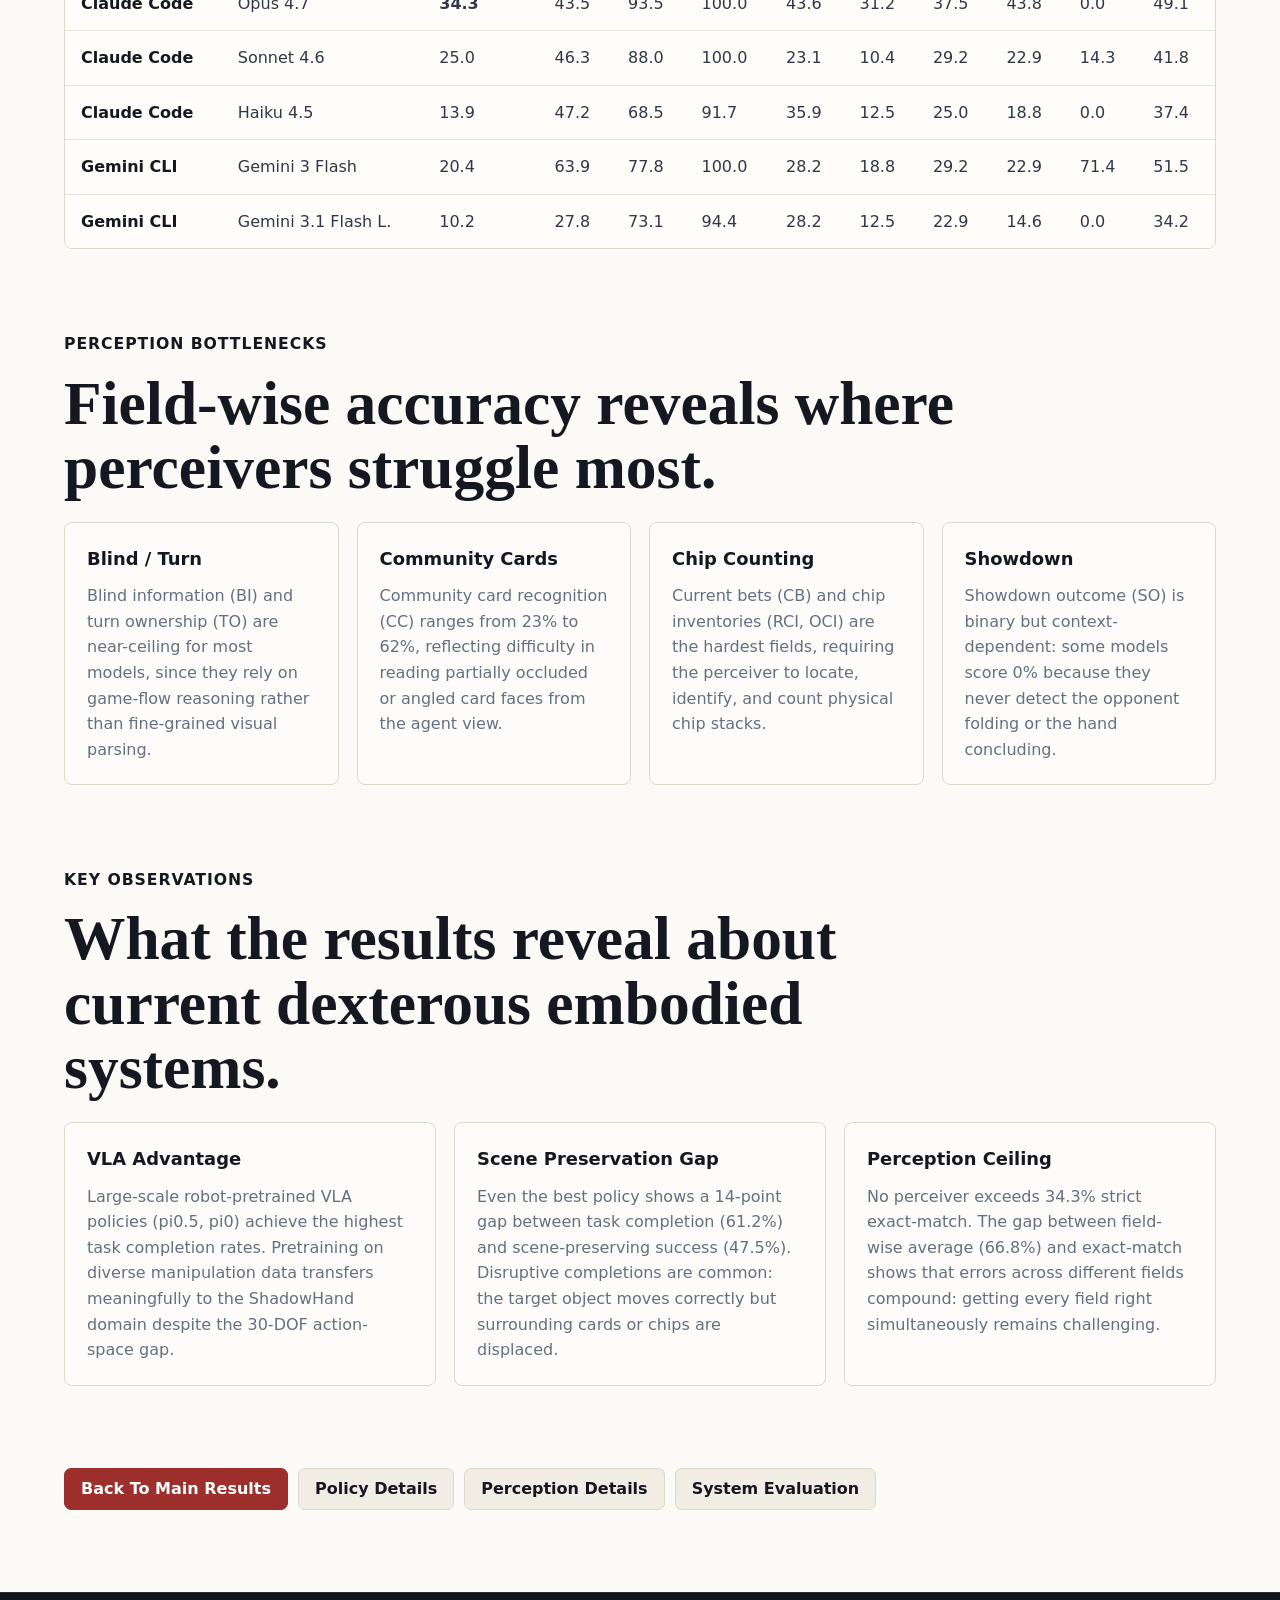
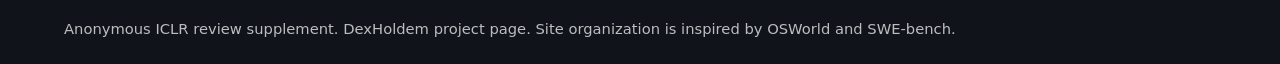
<file: pages/results.html>
<!DOCTYPE html>

<html lang="en">
<head>
<meta charset="utf-8"/>
<meta content="width=device-width, initial-scale=1" name="viewport"/>
<title>DexHoldem Results | Anonymous ICLR Supplement</title>
<meta content="DexHoldem benchmark results: policy leaderboard over 80 physical trials, agentic perception accuracy across 36 tabletop states, and diagnostic figures." name="description"/>
<link href="../assets/images/logo-poker-hand.svg" rel="icon" type="image/svg+xml"/>



<link href="../styles.css" rel="stylesheet"/>
<meta content="noindex, nofollow, noarchive" name="robots"/><meta content="no-referrer" name="referrer"/><meta content="default-src 'self'; script-src 'self' 'unsafe-inline'; style-src 'self' 'unsafe-inline'; img-src 'self' data:; font-src 'self'; media-src 'self'; frame-src 'none'; connect-src 'none'; object-src 'none'; base-uri 'none'; form-action 'none'" http-equiv="Content-Security-Policy"/></head>
<body>
<a class="skip-link" href="#main-content">Skip to content</a>
<header class="site-header scrolled">
<a aria-label="DexHoldem home" class="brand" href="../index.html">
<span class="brand-mark image-mark"><img alt="" src="../assets/images/logo-poker-hand.svg"/></span>
<span>DexHoldem</span>
</a>
<nav aria-label="Primary navigation" class="site-nav">
<a href="../index.html#benchmark">Benchmark</a>
<a href="../index.html#results">Results</a>
<a href="../index.html#demo-release">Demos</a>
<a href="../index.html#resources">Resources</a>
</nav>
</header>
<main class="detail-page" id="main-content">
<section class="detail-hero">
<div>
<p class="eyebrow">Benchmark Results</p>
<h1>Policy and Perception Evaluation</h1>
<p>
            Policy results are measured over 80 real-world primitive rollouts per model.
            Perception results use strict problem-level exact-match over 36 tabletop states,
            plus field-wise diagnostic accuracies.
          </p>
</div>
<img alt="DexHoldem aggregate policy result overview" class="detail-contain" loading="lazy" src="../assets/images/policy-results-teaser.png"/>
</section>
<section class="detail-section">
<div class="section-heading compact-heading">
<p class="eyebrow">Policy Benchmark</p>
<h2>Aggregate physical policy results over 80 real-world trials per model.</h2>
<p>
            Nine policies spanning two model families are evaluated under the same
            primitive schedule, observation interface, and physical scoring rubric. The table
            reports raw outcome counts (SP, DC, TF, DF) and the two aggregate rates: scene-preserving
            success rate (SPSR) and task completion rate (TCR).
          </p>
</div>
<div class="detail-grid four">
<article>
<h3>SP</h3>
<p>Scene-preserving success: the primitive is completed and the tabletop remains usable.</p>
</article>
<article>
<h3>DC</h3>
<p>Disruptive completion: the goal is achieved but the scene is disturbed enough to prevent continuation.</p>
</article>
<article>
<h3>TF</h3>
<p>Task failure: the primitive is not completed, but the scene remains stable for retry.</p>
</article>
<article>
<h3>DF</h3>
<p>Disruptive failure: the primitive fails and the environment must be reset.</p>
</article>
</div>
</section>
<section class="detail-section">
<div class="table-wrap">
<table class="leaderboard">
<caption>Aggregate policy-model results over 80 real-world primitive-evaluation trials per policy.</caption>
<thead>
<tr>
<th scope="col">Policy</th>
<th scope="col">Family</th>
<th scope="col">Params</th>
<th scope="col"><abbr title="Scene-Preserving Success">SP</abbr></th>
<th scope="col"><abbr title="Disruptive Completion">DC</abbr></th>
<th scope="col"><abbr title="Task Failure">TF</abbr></th>
<th scope="col"><abbr title="Disruptive Failure">DF</abbr></th>
<th scope="col">N</th>
<th scope="col"><abbr title="Scene-Preserving Success Rate">SPSR</abbr></th>
<th scope="col"><abbr title="Task Completion Rate">TCR</abbr></th>
</tr>
</thead>
<tbody>
<tr><th scope="row">π<sub>0.5</sub></th><td>VLA</td><td>2.94B</td><td>38</td><td>11</td><td>31</td><td>0</td><td>80</td><td>47.5%</td><td>61.2%</td></tr>
<tr><th scope="row">π<sub>0</sub></th><td>VLA</td><td>2.82B</td><td>38</td><td>8</td><td>33</td><td>1</td><td>80</td><td>47.5%</td><td>57.5%</td></tr>
<tr><th scope="row">RDT</th><td>Robot-pretrained</td><td>1.23B</td><td>24</td><td>13</td><td>40</td><td>3</td><td>80</td><td>30.0%</td><td>46.2%</td></tr>
<tr><th scope="row">DP (DINO)</th><td>Task-trained</td><td>128M</td><td>21</td><td>8</td><td>48</td><td>3</td><td>80</td><td>26.2%</td><td>36.2%</td></tr>
<tr><th scope="row">DP-Transformer</th><td>Task-trained</td><td>128M</td><td>11</td><td>5</td><td>46</td><td>18</td><td>80</td><td>13.8%</td><td>20.0%</td></tr>
<tr><th scope="row">RDT-small</th><td>Task-trained</td><td>165M</td><td>11</td><td>3</td><td>59</td><td>7</td><td>80</td><td>13.8%</td><td>17.5%</td></tr>
<tr><th scope="row">ACT</th><td>Task-trained</td><td>72.8M</td><td>8</td><td>4</td><td>67</td><td>1</td><td>80</td><td>10.0%</td><td>15.0%</td></tr>
<tr><th scope="row">BAKU</th><td>Task-trained</td><td>39.4M</td><td>5</td><td>5</td><td>67</td><td>3</td><td>80</td><td>6.2%</td><td>12.5%</td></tr>
<tr><th scope="row">DP-UNet</th><td>Task-trained</td><td>74.4M</td><td>1</td><td>0</td><td>79</td><td>0</td><td>80</td><td>1.2%</td><td>1.2%</td></tr>
</tbody>
</table>
</div>
</section>
<section class="detail-section">
<figure class="wide-figure">
<img alt="DexHoldem physical policy benchmark success and failure examples" loading="lazy" src="../assets/images/policy-example-grid.png"/>
<figcaption>
            Representative real-world policy rollouts for view, show, push, and pull primitives.
            Success is not just object motion: non-target cards and chips must remain usable for
            later tabletop interaction.
          </figcaption>
</figure>
</section>
<section class="detail-section">
<div class="section-heading compact-heading">
<p class="eyebrow">Policy Analysis</p>
<h2>Pretraining scale, model size, and task completion.</h2>
<p>
            The bubble chart maps each policy by pretraining data scale (x-axis), policy-only
            parameter count (bubble size), and physical task completion rate (y-axis).
            VLA-family models with large-scale robot pretraining occupy the upper right; task-trained
            baselines cluster toward the lower left.
          </p>
</div>
<div class="detail-grid two policy-figure-grid">
<figure class="wide-figure">
<img alt="DexHoldem model scale and policy completion chart" loading="lazy" src="../assets/images/model-scale-success.png"/>
<figcaption>
              Model family, pretraining scale, policy-only parameter count, and physical task
              completion rate over the shared 80-trial primitive schedule.
            </figcaption>
</figure>
<figure class="wide-figure">
<img alt="Aggregate policy benchmark overview across pretrained and task-trained policy families" loading="lazy" src="../assets/images/policy-results-teaser.png"/>
<figcaption>
              Aggregate policy benchmark overview across pretrained and task-trained policy families.
            </figcaption>
</figure>
</div>
</section>
<section class="detail-section">
<div class="section-heading compact-heading">
<p class="eyebrow">RDT Scaling Diagnostics</p>
<h2>Pretraining data scale and fine-tuning loss under ablation.</h2>
<p>
            Two diagnostic views isolate how gripper-pretrained initialization interacts with
            DexHoldem-specific fine-tuning data. The left panel tracks physical task completion
            under data-ratio ablation; the right panel shows the corresponding final validation loss.
          </p>
</div>
<div class="detail-grid two policy-figure-grid">
<figure class="wide-figure">
<img alt="RDT pretraining data scaling chart" loading="lazy" src="../assets/images/rdt-pretraining-scaling.png"/>
<figcaption>
              RDT pretraining data-scaling diagnostics on DexHoldem trajectories.
            </figcaption>
</figure>
<figure class="wide-figure">
<img alt="RDT fine-tuning final validation loss across data ratios" loading="lazy" src="../assets/images/rdt-pretraining-final-loss.png"/>
<figcaption>
              RDT final validation loss under DexHoldem data-scaling ablations.
            </figcaption>
</figure>
</div>
</section>
<section class="detail-section">
<div class="section-heading compact-heading">
<p class="eyebrow">Perception Benchmark</p>
<h2>Agentic perception accuracy across frontier vision-language models.</h2>
<p>
            Each perceiver is deployed inside its native coding-agent harness and evaluated on
            36 real-deployment tabletop states. Overall is strict problem-level exact-match;
            field-wise columns report per-field accuracy on applicable subsets. The best
            field-wise average is 66.8% (GPT 5.5) while the best strict exact-match is
            34.3% (Opus 4.7).
          </p>
</div>
<div class="table-wrap">
<table class="leaderboard perception-results">
<caption>Agentic perception semantic accuracy. Overall is strict exact-match over 36 problems; other columns are field-wise accuracies on applicable subsets.</caption>
<thead>
<tr>
<th scope="col">Harness</th>
<th scope="col">Perceiver</th>
<th scope="col">Overall</th>
<th scope="col"><abbr title="Loop Stage">LS</abbr></th>
<th scope="col"><abbr title="Turn Ownership">TO</abbr></th>
<th scope="col"><abbr title="Blind Information">BI</abbr></th>
<th scope="col"><abbr title="Community Cards">CC</abbr></th>
<th scope="col"><abbr title="Current Bets">CB</abbr></th>
<th scope="col"><abbr title="Robot Chip Inventory">RCI</abbr></th>
<th scope="col"><abbr title="Opponent Chip Inventory">OCI</abbr></th>
<th scope="col"><abbr title="Showdown Outcome">SO</abbr></th>
<th scope="col"><abbr title="Field-wise Average">Avg</abbr></th>
</tr>
</thead>
<tbody>
<tr>
<th scope="row">Codex</th>
<td>GPT 5.5</td>
<td>31.5</td>
<td>72.2</td>
<td>80.6</td>
<td>100.0</td>
<td>61.5</td>
<td>45.8</td>
<td>62.5</td>
<td>35.4</td>
<td>76.2</td>
<td><strong>66.8</strong></td>
</tr>
<tr>
<th scope="row">Codex</th>
<td>GPT 5.4</td>
<td>31.5</td>
<td>65.7</td>
<td>93.5</td>
<td>100.0</td>
<td>23.1</td>
<td>31.2</td>
<td>56.2</td>
<td>18.8</td>
<td>47.6</td>
<td>54.5</td>
</tr>
<tr>
<th scope="row">Codex</th>
<td>GPT 5.4 mini</td>
<td>25.9</td>
<td>56.5</td>
<td>94.4</td>
<td>99.1</td>
<td>33.3</td>
<td>14.6</td>
<td>29.2</td>
<td>18.8</td>
<td>47.6</td>
<td>49.2</td>
</tr>
<tr>
<th scope="row">Claude Code</th>
<td>Opus 4.7</td>
<td><strong>34.3</strong></td>
<td>43.5</td>
<td>93.5</td>
<td>100.0</td>
<td>43.6</td>
<td>31.2</td>
<td>37.5</td>
<td>43.8</td>
<td>0.0</td>
<td>49.1</td>
</tr>
<tr>
<th scope="row">Claude Code</th>
<td>Sonnet 4.6</td>
<td>25.0</td>
<td>46.3</td>
<td>88.0</td>
<td>100.0</td>
<td>23.1</td>
<td>10.4</td>
<td>29.2</td>
<td>22.9</td>
<td>14.3</td>
<td>41.8</td>
</tr>
<tr>
<th scope="row">Claude Code</th>
<td>Haiku 4.5</td>
<td>13.9</td>
<td>47.2</td>
<td>68.5</td>
<td>91.7</td>
<td>35.9</td>
<td>12.5</td>
<td>25.0</td>
<td>18.8</td>
<td>0.0</td>
<td>37.4</td>
</tr>
<tr>
<th scope="row">Gemini CLI</th>
<td>Gemini 3 Flash</td>
<td>20.4</td>
<td>63.9</td>
<td>77.8</td>
<td>100.0</td>
<td>28.2</td>
<td>18.8</td>
<td>29.2</td>
<td>22.9</td>
<td>71.4</td>
<td>51.5</td>
</tr>
<tr>
<th scope="row">Gemini CLI</th>
<td>Gemini 3.1 Flash L.</td>
<td>10.2</td>
<td>27.8</td>
<td>73.1</td>
<td>94.4</td>
<td>28.2</td>
<td>12.5</td>
<td>22.9</td>
<td>14.6</td>
<td>0.0</td>
<td>34.2</td>
</tr>
</tbody>
</table>
</div>
</section>
<section class="detail-section">
<div class="section-heading compact-heading">
<p class="eyebrow">Perception Bottlenecks</p>
<h2>Field-wise accuracy reveals where perceivers struggle most.</h2>
</div>
<div class="detail-grid four">
<article>
<h3>Blind / Turn</h3>
<p>Blind information (BI) and turn ownership (TO) are near-ceiling for most models, since they rely on game-flow reasoning rather than fine-grained visual parsing.</p>
</article>
<article>
<h3>Community Cards</h3>
<p>Community card recognition (CC) ranges from 23% to 62%, reflecting difficulty in reading partially occluded or angled card faces from the agent view.</p>
</article>
<article>
<h3>Chip Counting</h3>
<p>Current bets (CB) and chip inventories (RCI, OCI) are the hardest fields, requiring the perceiver to locate, identify, and count physical chip stacks.</p>
</article>
<article>
<h3>Showdown</h3>
<p>Showdown outcome (SO) is binary but context-dependent: some models score 0% because they never detect the opponent folding or the hand concluding.</p>
</article>
</div>
</section>
<section class="detail-section">
<div class="section-heading compact-heading">
<p class="eyebrow">Key Observations</p>
<h2>What the results reveal about current dexterous embodied systems.</h2>
</div>
<div class="detail-grid three">
<article>
<h3>VLA Advantage</h3>
<p>
              Large-scale robot-pretrained VLA policies (pi0.5, pi0) achieve the highest task
              completion rates. Pretraining on diverse manipulation data transfers meaningfully
              to the ShadowHand domain despite the 30-DOF action-space gap.
            </p>
</article>
<article>
<h3>Scene Preservation Gap</h3>
<p>
              Even the best policy shows a 14-point gap between task completion (61.2%) and
              scene-preserving success (47.5%). Disruptive completions are common: the target
              object moves correctly but surrounding cards or chips are displaced.
            </p>
</article>
<article>
<h3>Perception Ceiling</h3>
<p>
              No perceiver exceeds 34.3% strict exact-match. The gap between field-wise average
              (66.8%) and exact-match shows that errors across different fields compound: getting
              every field right simultaneously remains challenging.
            </p>
</article>
</div>
</section>
<section class="detail-section detail-links">
<a class="button primary" href="../index.html#results">Back To Main Results</a>
<a class="button" href="policy.html">Policy Details</a>
<a class="button" href="agent.html">Perception Details</a>
<a class="button" href="system.html">System Evaluation</a>
</section>
</main>
<footer class="site-footer">
<p>Anonymous ICLR review supplement.
        DexHoldem project page. Site organization is inspired by
        OSWorld and
        SWE-bench.
      </p>
</footer>
<script src="../layout.js"></script>
</body>
</html>
</file>
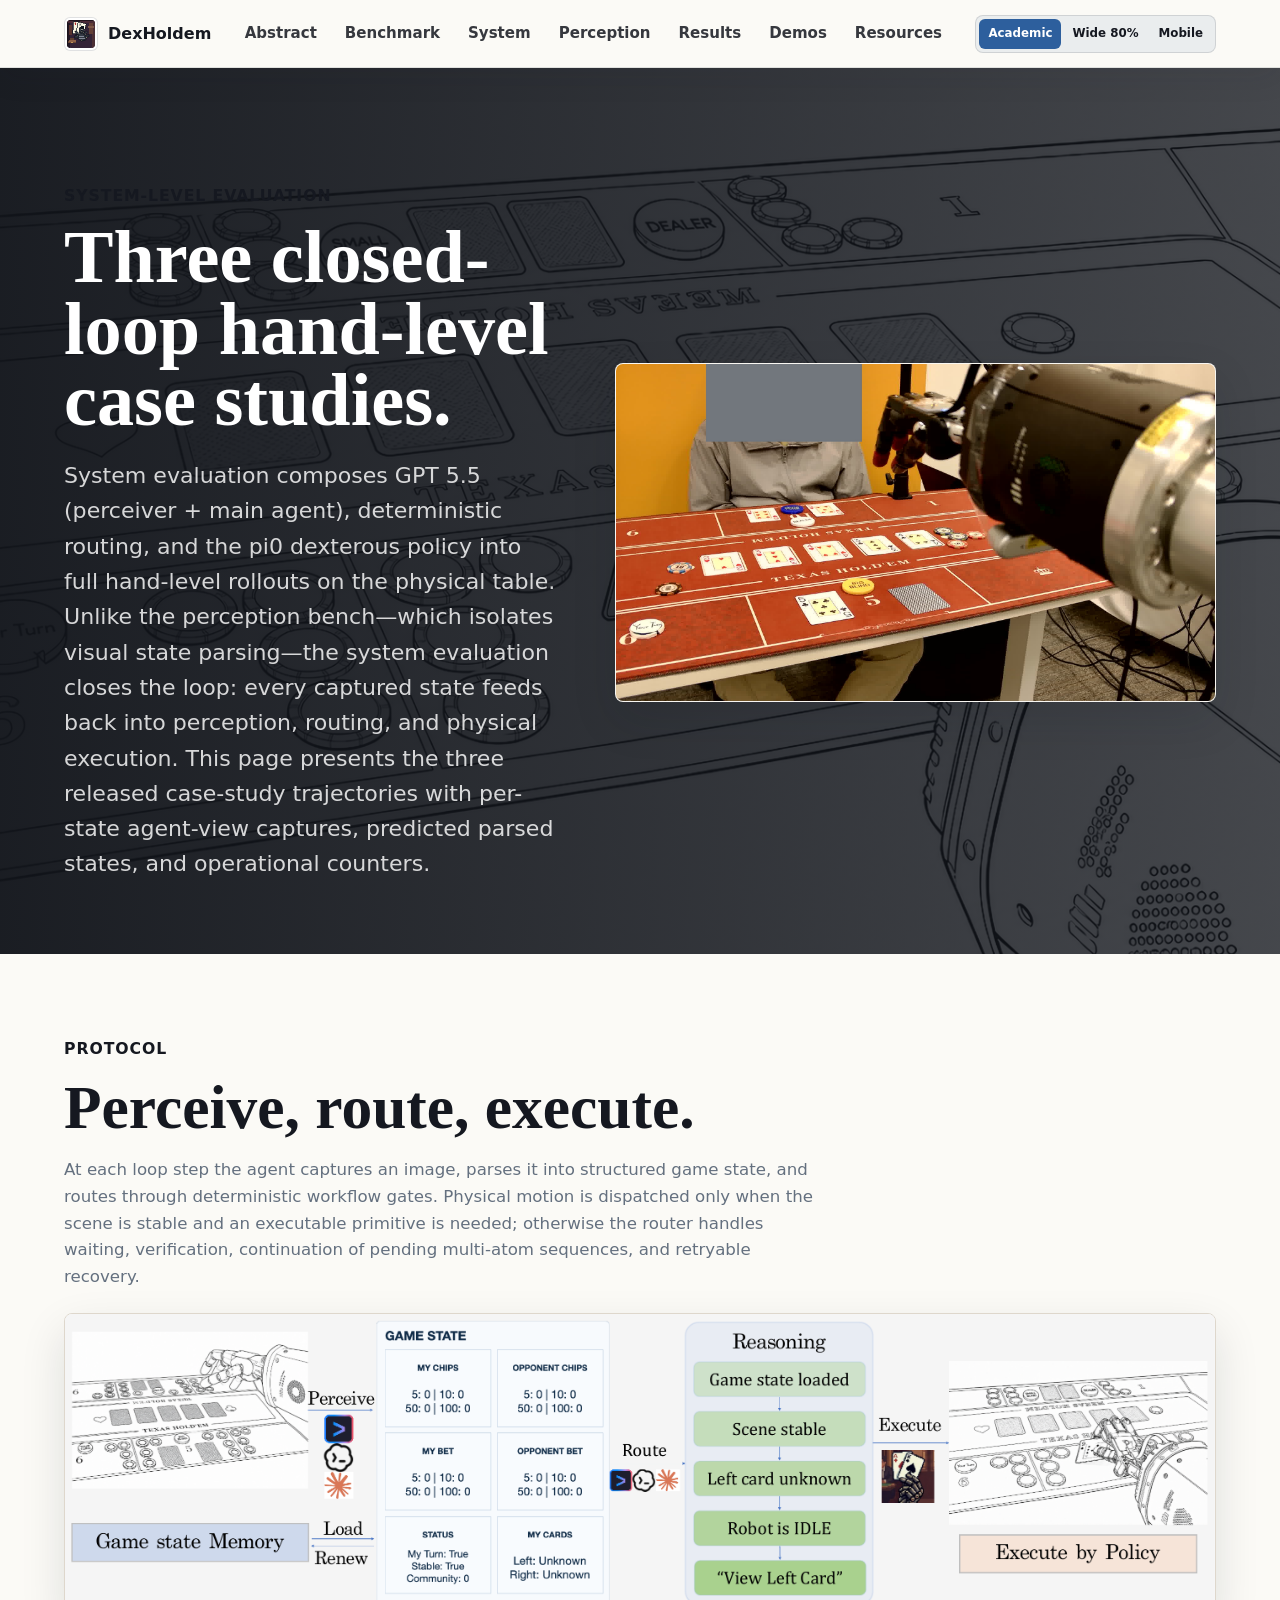
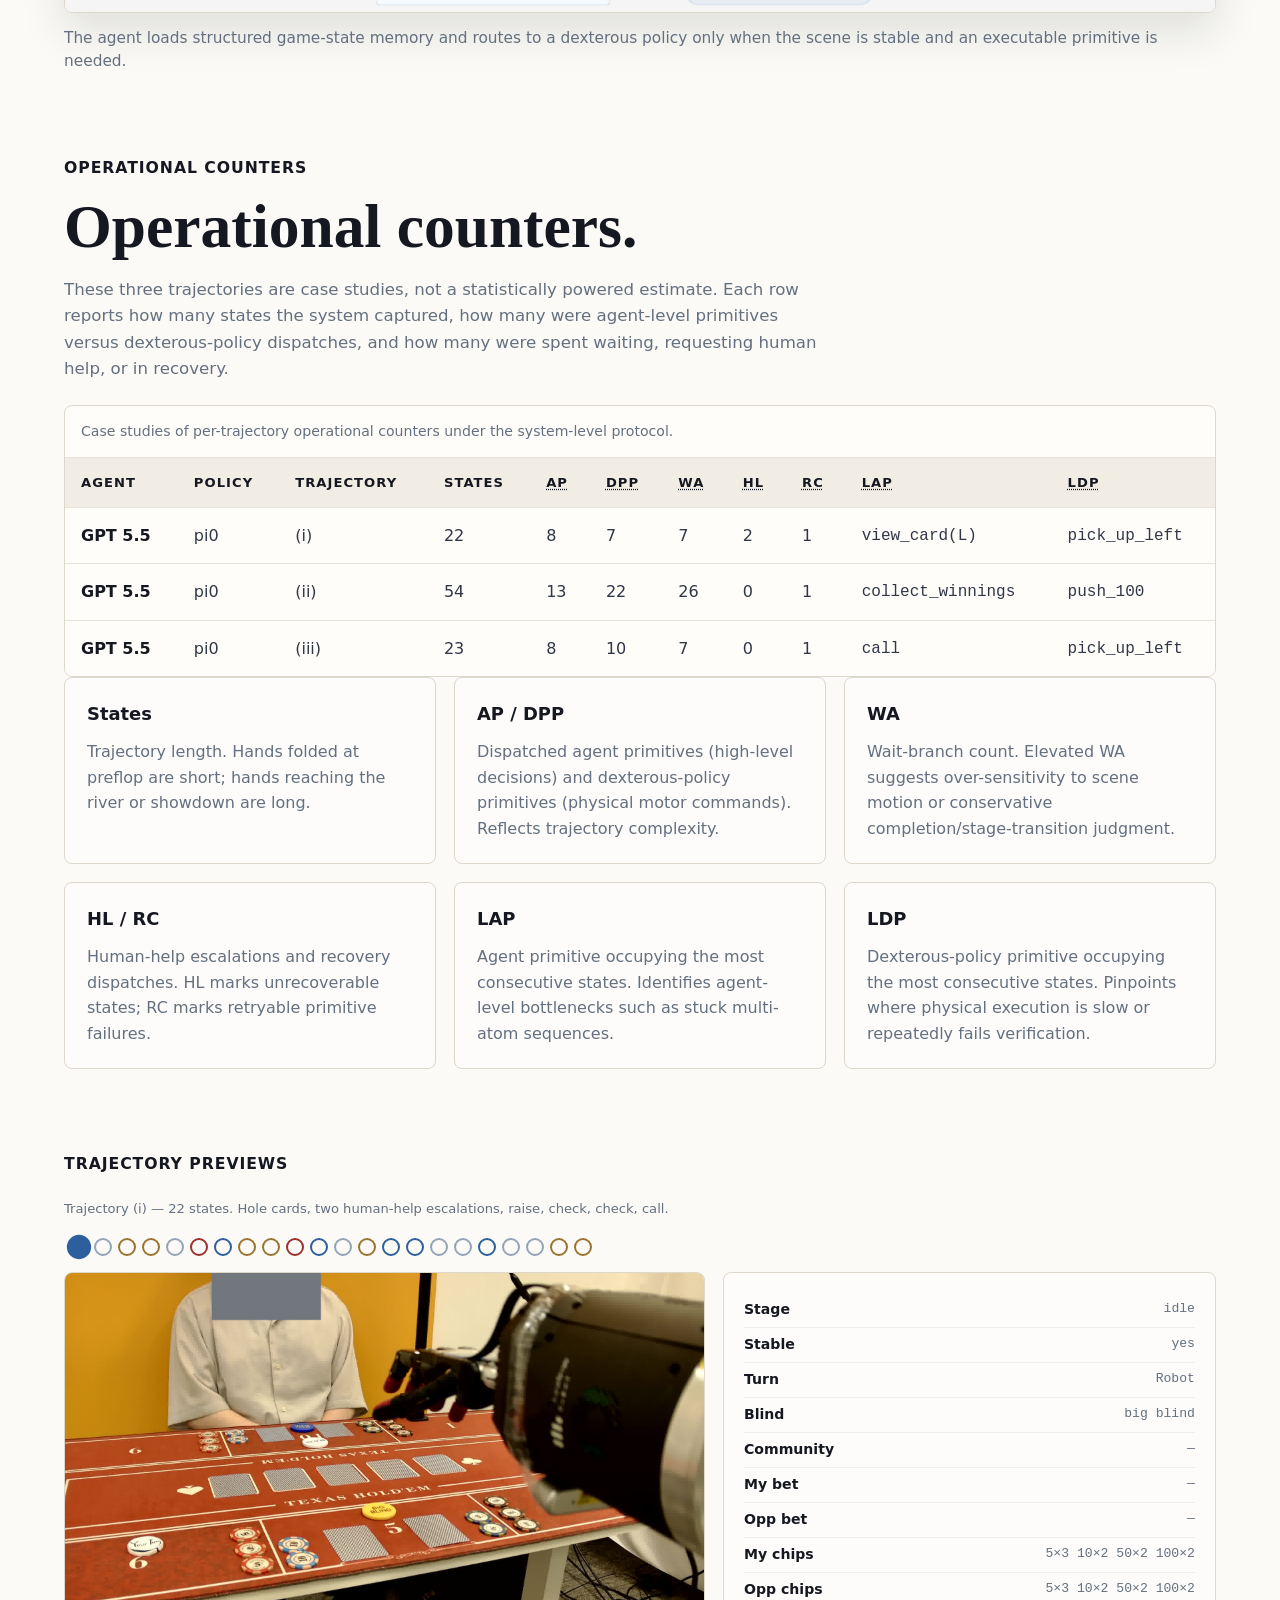
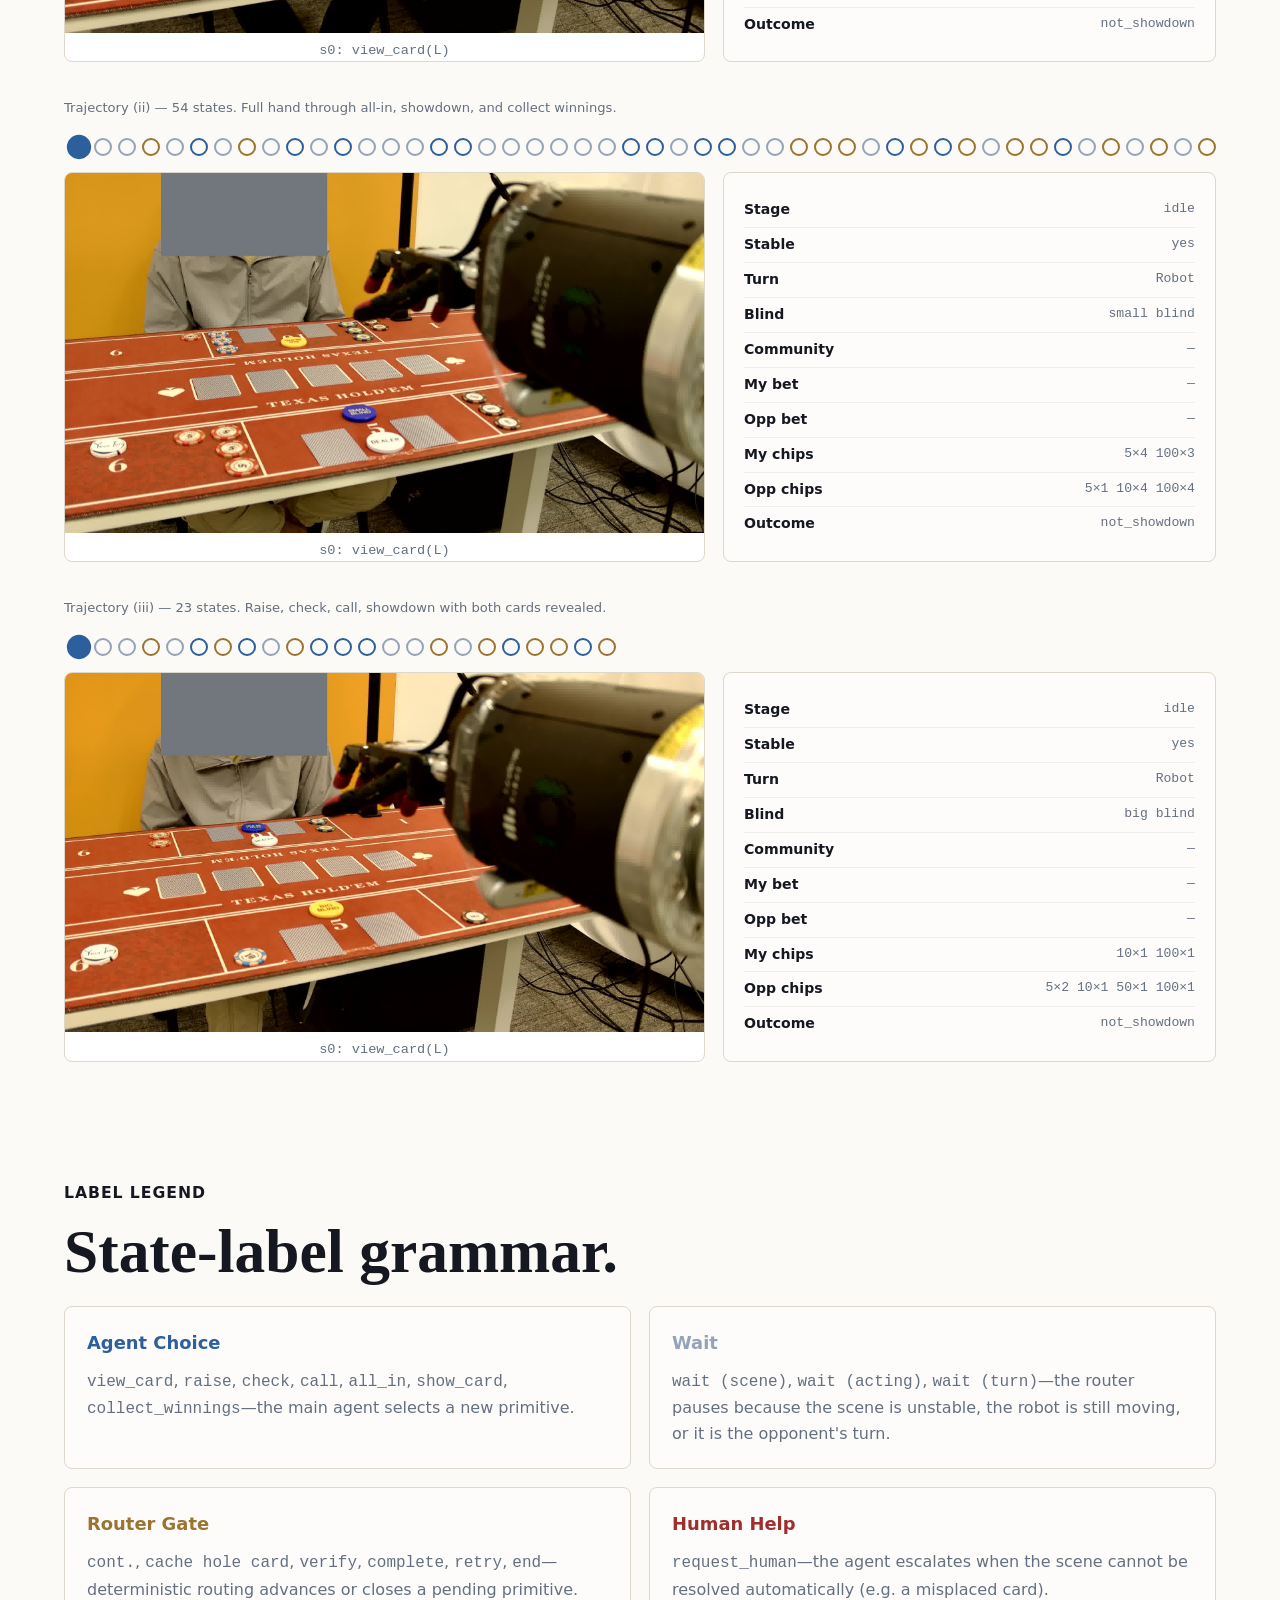
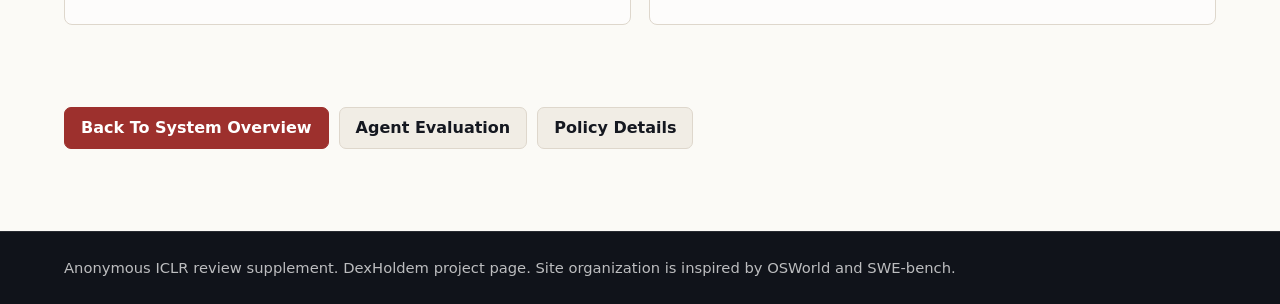
<file: pages/system.html>
<!DOCTYPE html>

<html lang="en">
<head>
<meta charset="utf-8"/>
<meta content="width=device-width, initial-scale=1" name="viewport"/>
<title>DexHoldem System Evaluation | Anonymous ICLR Supplement</title>
<meta content="DexHoldem system-level evaluation: Section 3.3 protocol, Section 4.5 GPT 5.5 + pi0 hand-level counters, and Appendix B.3 trajectory panels." name="description"/>
<link href="../assets/images/logo-poker-hand.svg" rel="icon" type="image/svg+xml"/>



<link href="../styles.css" rel="stylesheet"/>
<style>
      .traj-explorer {
        width: min(1180px, 100%);
        margin-bottom: 36px;
      }
      .traj-explorer-label {
        font-size: 0.82rem;
        color: var(--muted);
        margin-bottom: 10px;
        line-height: 1.5;
      }
      .traj-preview-label {
        margin-top: 8px;
        font-size: 0.85rem;
        font-family: var(--font-mono);
        color: var(--muted);
        text-align: center;
      }
    </style>
<meta content="noindex, nofollow, noarchive" name="robots"/><meta content="no-referrer" name="referrer"/><meta content="default-src 'self'; script-src 'self' 'unsafe-inline'; style-src 'self' 'unsafe-inline'; img-src 'self' data:; font-src 'self'; media-src 'self'; frame-src 'none'; connect-src 'none'; object-src 'none'; base-uri 'none'; form-action 'none'" http-equiv="Content-Security-Policy"/></head>
<body>
<a class="skip-link" href="#main-content">Skip to content</a>
<header class="site-header scrolled">
<a aria-label="DexHoldem home" class="brand" href="../index.html">
<span class="brand-mark image-mark"><img alt="" src="../assets/images/logo-poker-hand.svg"/></span>
<span>DexHoldem</span>
</a>
<nav aria-label="Primary navigation" class="site-nav">
<a href="../index.html#abstract">Abstract</a>
<a href="../index.html#benchmark">Benchmark</a>
<a href="../index.html#system">System</a>
<a href="../index.html#perception">Perception</a>
<a href="../index.html#results">Results</a>
<a href="../index.html#demo-release">Demos</a>
<a href="../index.html#resources">Resources</a>
</nav>
</header>
<main class="detail-page" id="main-content">
<section class="detail-hero">
<div>
<p class="eyebrow">System-level Evaluation</p>
<h1>Three closed-loop hand-level case studies.</h1>
<p>
            System evaluation composes GPT 5.5 (perceiver + main agent), deterministic routing,
            and the pi0 dexterous policy into full hand-level rollouts on the physical table.
            Unlike the perception bench—which isolates visual state parsing—the system
            evaluation closes the loop: every captured state feeds back into perception, routing,
            and physical execution. This page presents the three released case-study trajectories
            with per-state agent-view captures, predicted parsed states, and operational counters.
          </p>
</div>
<img alt="DexHoldem system-level trajectory state" loading="lazy" src="../assets/images/system-level-trajectory.jpg"/>
</section>
<section class="detail-section">
<div class="section-heading compact-heading">
<p class="eyebrow">Protocol</p>
<h2>Perceive, route, execute.</h2>
<p>
            At each loop step the agent captures an image, parses it into structured game state,
            and routes through deterministic workflow gates. Physical motion is dispatched only when
            the scene is stable and an executable primitive is needed; otherwise the router handles
            waiting, verification, continuation of pending multi-atom sequences, and retryable recovery.
          </p>
</div>
<figure class="wide-figure">
<img alt="DexHoldem embodied-agent system loop" class="detail-contain" loading="lazy" src="../assets/images/method.png"/>
<figcaption>
            The agent loads structured game-state memory and routes to a dexterous policy only
            when the scene is stable and an executable primitive is needed.
          </figcaption>
</figure>
</section>
<section class="detail-section" id="system-level-evaluation">
<div class="section-heading compact-heading">
<p class="eyebrow">Operational Counters</p>
<h2>Operational counters.</h2>
<p>
            These three trajectories are case studies, not a statistically powered estimate.
            Each row reports how many states the system captured, how many were agent-level
            primitives versus dexterous-policy dispatches, and how many were spent waiting,
            requesting human help, or in recovery.
          </p>
</div>
<div class="table-wrap">
<table class="leaderboard system-eval-table">
<caption>Case studies of per-trajectory operational counters under the system-level protocol.</caption>
<thead>
<tr>
<th scope="col">Agent</th>
<th scope="col">Policy</th>
<th scope="col">Trajectory</th>
<th scope="col">States</th>
<th scope="col"><abbr title="Agent Primitives">AP</abbr></th>
<th scope="col"><abbr title="Dexterous-Policy Primitives">DPP</abbr></th>
<th scope="col"><abbr title="Wait Actions">WA</abbr></th>
<th scope="col"><abbr title="Human-Help">HL</abbr></th>
<th scope="col"><abbr title="Recovery">RC</abbr></th>
<th scope="col"><abbr title="Longest Agent Primitive">LAP</abbr></th>
<th scope="col"><abbr title="Longest Dexterous-Policy Primitive">LDP</abbr></th>
</tr>
</thead>
<tbody>
<tr><th scope="row">GPT 5.5</th><td>pi0</td><td>(i)</td><td>22</td><td>8</td><td>7</td><td>7</td><td>2</td><td>1</td><td><code>view_card(L)</code></td><td><code>pick_up_left</code></td></tr>
<tr><th scope="row">GPT 5.5</th><td>pi0</td><td>(ii)</td><td>54</td><td>13</td><td>22</td><td>26</td><td>0</td><td>1</td><td><code>collect_winnings</code></td><td><code>push_100</code></td></tr>
<tr><th scope="row">GPT 5.5</th><td>pi0</td><td>(iii)</td><td>23</td><td>8</td><td>10</td><td>7</td><td>0</td><td>1</td><td><code>call</code></td><td><code>pick_up_left</code></td></tr>
</tbody>
</table>
</div>
<div class="detail-grid three">
<article>
<h3>States</h3>
<p>Trajectory length. Hands folded at preflop are short; hands reaching the river or showdown are long.</p>
</article>
<article>
<h3>AP / DPP</h3>
<p>Dispatched agent primitives (high-level decisions) and dexterous-policy primitives (physical motor commands). Reflects trajectory complexity.</p>
</article>
<article>
<h3>WA</h3>
<p>Wait-branch count. Elevated WA suggests over-sensitivity to scene motion or conservative completion/stage-transition judgment.</p>
</article>
<article>
<h3>HL / RC</h3>
<p>Human-help escalations and recovery dispatches. HL marks unrecoverable states; RC marks retryable primitive failures.</p>
</article>
<article>
<h3>LAP</h3>
<p>Agent primitive occupying the most consecutive states. Identifies agent-level bottlenecks such as stuck multi-atom sequences.</p>
</article>
<article>
<h3>LDP</h3>
<p>Dexterous-policy primitive occupying the most consecutive states. Pinpoints where physical execution is slow or repeatedly fails verification.</p>
</article>
</div>
</section>
<section class="detail-section">
<div class="section-heading compact-heading">
<p class="eyebrow">Trajectory Previews</p>
</div>
<div class="traj-explorer" id="traj-i">
<div class="traj-explorer-label">Trajectory (i) — 22 states. Hole cards, two human-help escalations, raise, check, check, call.</div>
<div aria-label="Trajectory (i) timeline" class="problem-timeline" data-traj="i" role="listbox"></div>
<div class="problem-detail">
<figure class="problem-preview">
<img alt="Agent view for trajectory (i)" class="traj-preview-img" src="../assets/images/system-traj/run_i/s0.jpg"/>
<figcaption class="traj-preview-label"></figcaption>
</figure>
<div class="problem-state-info traj-state-info"></div>
</div>
</div>
<div class="traj-explorer" id="traj-ii">
<div class="traj-explorer-label">Trajectory (ii) — 54 states. Full hand through all-in, showdown, and collect winnings.</div>
<div aria-label="Trajectory (ii) timeline" class="problem-timeline" data-traj="ii" role="listbox"></div>
<div class="problem-detail">
<figure class="problem-preview">
<img alt="Agent view for trajectory (ii)" class="traj-preview-img" src="../assets/images/system-traj/run_ii/s0.jpg"/>
<figcaption class="traj-preview-label"></figcaption>
</figure>
<div class="problem-state-info traj-state-info"></div>
</div>
</div>
<div class="traj-explorer" id="traj-iii">
<div class="traj-explorer-label">Trajectory (iii) — 23 states. Raise, check, call, showdown with both cards revealed.</div>
<div aria-label="Trajectory (iii) timeline" class="problem-timeline" data-traj="iii" role="listbox"></div>
<div class="problem-detail">
<figure class="problem-preview">
<img alt="Agent view for trajectory (iii)" class="traj-preview-img" src="../assets/images/system-traj/run_iii/s0.jpg"/>
<figcaption class="traj-preview-label"></figcaption>
</figure>
<div class="problem-state-info traj-state-info"></div>
</div>
</div>
</section>
<section class="detail-section">
<div class="section-heading compact-heading">
<p class="eyebrow">Label Legend</p>
<h2>State-label grammar.</h2>
</div>
<div class="detail-grid two">
<article>
<h3 style="color:var(--blue);">Agent Choice</h3>
<p>
<code>view_card</code>, <code>raise</code>, <code>check</code>, <code>call</code>,
              <code>all_in</code>, <code>show_card</code>, <code>collect_winnings</code>—the
              main agent selects a new primitive.
            </p>
</article>
<article>
<h3 style="color:#94a3b8;">Wait</h3>
<p>
<code>wait (scene)</code>, <code>wait (acting)</code>, <code>wait (turn)</code>—the
              router pauses because the scene is unstable, the robot is still moving, or it is
              the opponent's turn.
            </p>
</article>
<article>
<h3 style="color:var(--gold);">Router Gate</h3>
<p>
<code>cont.</code>, <code>cache hole card</code>, <code>verify</code>,
              <code>complete</code>, <code>retry</code>, <code>end</code>—deterministic
              routing advances or closes a pending primitive.
            </p>
</article>
<article>
<h3 style="color:var(--accent);">Human Help</h3>
<p>
<code>request_human</code>—the agent escalates when the scene cannot be resolved
              automatically (e.g. a misplaced card).
            </p>
</article>
</div>
</section>
<section class="detail-section detail-links">
<a class="button primary" href="../index.html#system">Back To System Overview</a>
<a class="button" href="agent.html">Agent Evaluation</a>
<a class="button" href="policy.html">Policy Details</a>

</section>
</main>
<footer class="site-footer">
<p>Anonymous ICLR review supplement.
        DexHoldem project page. Site organization is inspired by
        OSWorld and
        SWE-bench.
      </p>
</footer>
<script src="../layout.js"></script>
<script>
const TRAJECTORIES = {
  i: {
    dir: "../assets/images/system-traj/run_i",
    states: [
      {id:"s0",label:"view_card(L)"},
      {id:"s1",label:"wait (scene)"},
      {id:"s2",label:"cache hole card"},
      {id:"s3",label:"cont."},
      {id:"s4",label:"wait (scene)"},
      {id:"s5",label:"request_human"},
      {id:"s6",label:"view_card(R)"},
      {id:"s7",label:"cache hole card"},
      {id:"s8",label:"cont."},
      {id:"s9",label:"request_human"},
      {id:"s10",label:"raise (10)"},
      {id:"s11",label:"wait (scene)"},
      {id:"s12",label:"verify"},
      {id:"s13",label:"check"},
      {id:"s14",label:"check"},
      {id:"s15",label:"wait (turn)"},
      {id:"s16",label:"wait (turn)"},
      {id:"s17",label:"call"},
      {id:"s18",label:"wait (scene)"},
      {id:"s19",label:"wait (scene)"},
      {id:"s20",label:"cont."},
      {id:"s21",label:"end"}
    ]
  },
  ii: {
    dir: "../assets/images/system-traj/run_ii",
    states: [
      {id:"s0",label:"view_card(L)"},
      {id:"s1",label:"wait (acting)"},
      {id:"s2",label:"wait (acting)"},
      {id:"s3",label:"cont."},
      {id:"s4",label:"wait (acting)"},
      {id:"s5",label:"view_card(R)"},
      {id:"s6",label:"wait (acting)"},
      {id:"s7",label:"cont."},
      {id:"s8",label:"wait (acting)"},
      {id:"s9",label:"raise (5)"},
      {id:"s10",label:"wait (acting)"},
      {id:"s11",label:"raise (105)"},
      {id:"s12",label:"wait (turn)"},
      {id:"s13",label:"wait (turn)"},
      {id:"s14",label:"wait (turn)"},
      {id:"s15",label:"check"},
      {id:"s16",label:"raise (100)"},
      {id:"s17",label:"wait (acting)"},
      {id:"s18",label:"wait (acting)"},
      {id:"s19",label:"wait (turn)"},
      {id:"s20",label:"wait (turn)"},
      {id:"s21",label:"wait (turn)"},
      {id:"s22",label:"wait (turn)"},
      {id:"s23",label:"check"},
      {id:"s24",label:"raise (100)"},
      {id:"s25",label:"wait (acting)"},
      {id:"s26",label:"check"},
      {id:"s27",label:"all_in"},
      {id:"s28",label:"wait (scene)"},
      {id:"s29",label:"wait (scene)"},
      {id:"s30",label:"cont."},
      {id:"s31",label:"cont."},
      {id:"s32",label:"—"},
      {id:"s33",label:"wait (turn)"},
      {id:"s34",label:"show_card(L)"},
      {id:"s35",label:"cont."},
      {id:"s36",label:"show_card(R)"},
      {id:"s37",label:"cont."},
      {id:"s38",label:"wait (acting)"},
      {id:"s39",label:"cont."},
      {id:"s40",label:"—"},
      {id:"s41",label:"collect_winnings"},
      {id:"s42",label:"wait (acting)"},
      {id:"s43",label:"cont."},
      {id:"s44",label:"wait (acting)"},
      {id:"s45",label:"cont."},
      {id:"s46",label:"wait (acting)"},
      {id:"s47",label:"cont."},
      {id:"s48",label:"wait (acting)"},
      {id:"s49",label:"cont."},
      {id:"s50",label:"wait (acting)"},
      {id:"s51",label:"wait (acting)"},
      {id:"s52",label:"cont."},
      {id:"s53",label:"end"}
    ]
  },
  iii: {
    dir: "../assets/images/system-traj/run_iii",
    states: [
      {id:"s0",label:"view_card(L)"},
      {id:"s1",label:"wait (scene)"},
      {id:"s2",label:"wait (scene)"},
      {id:"s3",label:"cont."},
      {id:"s4",label:"wait (scene)"},
      {id:"s5",label:"view_card(R)"},
      {id:"s6",label:"cont."},
      {id:"s7",label:"raise (10)"},
      {id:"s8",label:"wait (scene)"},
      {id:"s9",label:"complete"},
      {id:"s10",label:"check"},
      {id:"s11",label:"check"},
      {id:"s12",label:"call"},
      {id:"s13",label:"wait (scene)"},
      {id:"s14",label:"wait (scene)"},
      {id:"s15",label:"retry"},
      {id:"s16",label:"wait (scene)"},
      {id:"s17",label:"complete"},
      {id:"s18",label:"show_card(L)"},
      {id:"s19",label:"cont."},
      {id:"s20",label:"complete"},
      {id:"s21",label:"show_card(R)"},
      {id:"s22",label:"complete"}
    ]
  }
};

const PARSED_STATES = {"i":[{"stage":"idle","turn":"Robot","blind":"big blind","community":"—","my_chips":"5×3  10×2  50×2  100×2","opp_chips":"5×3  10×2  50×2  100×2","my_bet":"—","opp_bet":"—","outcome":"not_showdown","stable":true},{"stage":"acting","turn":"Robot","blind":"big blind","community":"—","my_chips":"5×3  10×2  50×2  100×2","opp_chips":"5×3  10×2  50×2  100×2","my_bet":"—","opp_bet":"—","outcome":"not_showdown","stable":false},{"stage":"atom_idle","turn":"Robot","blind":"big blind","community":"—","my_chips":"5×3  10×2  50×2  100×2","opp_chips":"5×3  10×2  50×2  100×2","my_bet":"—","opp_bet":"—","outcome":"not_showdown","stable":true},{"stage":"atom_idle","turn":"Robot","blind":"big blind","community":"—","my_chips":"5×3  10×2  50×2  100×2","opp_chips":"5×3  10×2  50×2  100×2","my_bet":"—","opp_bet":"—","outcome":"not_showdown","stable":true},{"stage":"acting","turn":"Robot","blind":"big blind","community":"—","my_chips":"5×3  10×2  50×2  100×2","opp_chips":"5×3  10×2  50×2  100×2","my_bet":"—","opp_bet":"—","outcome":"not_showdown","stable":false},{"stage":"down","turn":"Robot","blind":"big blind","community":"—","my_chips":"5×3  10×2  50×2  100×2","opp_chips":"5×3  10×2  50×2  100×2","my_bet":"—","opp_bet":"—","outcome":"not_showdown","stable":true},{"stage":"idle","turn":"Robot","blind":"big blind","community":"—","my_chips":"5×3  10×2  50×2  100×2","opp_chips":"5×3  10×2  50×2  100×2","my_bet":"—","opp_bet":"—","outcome":"not_showdown","stable":true},{"stage":"atom_idle","turn":"Robot","blind":"big blind","community":"—","my_chips":"5×3  10×2  50×2  100×2","opp_chips":"5×3  10×2  50×2  100×2","my_bet":"—","opp_bet":"—","outcome":"not_showdown","stable":true},{"stage":"atom_idle","turn":"Robot","blind":"big blind","community":"—","my_chips":"5×3  10×2  50×2  100×2","opp_chips":"5×3  10×2  50×2  100×2","my_bet":"—","opp_bet":"—","outcome":"not_showdown","stable":true},{"stage":"down","turn":"Robot","blind":"big blind","community":"—","my_chips":"5×3  10×2  50×2  100×2","opp_chips":"5×3  10×2  50×2  100×2","my_bet":"—","opp_bet":"—","outcome":"not_showdown","stable":true},{"stage":"idle","turn":"Robot","blind":"big blind","community":"—","my_chips":"5×3  10×2  50×2  100×2","opp_chips":"5×3  10×2  50×2  100×2","my_bet":"—","opp_bet":"—","outcome":"not_showdown","stable":true},{"stage":"acting","turn":"Robot","blind":"big blind","community":"—","my_chips":"5×3  10×2  50×2  100×2","opp_chips":"5×3  10×2  50×2  100×2","my_bet":"—","opp_bet":"—","outcome":"not_showdown","stable":false},{"stage":"atom_idle","turn":"Robot","blind":"big blind","community":"—","my_chips":"5×3  10×1  50×2  100×2","opp_chips":"5×3  10×2  50×2  100×2","my_bet":"10×1","opp_bet":"—","outcome":"not_showdown","stable":true},{"stage":"idle","turn":"Robot","blind":"big blind","community":"—","my_chips":"5×3  10×1  50×2  100×2","opp_chips":"5×3  10×2  50×2  100×2","my_bet":"10×1","opp_bet":"—","outcome":"not_showdown","stable":true},{"stage":"idle","turn":"Robot","blind":"big blind","community":"2s Js Ad","my_chips":"5×3  10×1  50×2  100×2","opp_chips":"5×1  10×2  50×2  100×2","my_bet":"10×1","opp_bet":"5×2","outcome":"not_showdown","stable":true},{"stage":"idle","turn":"Opponent","blind":"big blind","community":"2s Js Ad","my_chips":"5×3  10×1  50×2  100×2","opp_chips":"5×1  10×2  50×2  100×2","my_bet":"10×1","opp_bet":"5×2","outcome":"not_showdown","stable":true},{"stage":"idle","turn":"Opponent","blind":"big blind","community":"2s Js Ad","my_chips":"5×3  10×1  50×2  100×2","opp_chips":"5×1  10×2  50×2  100×2","my_bet":"10×1","opp_bet":"5×2","outcome":"not_showdown","stable":true},{"stage":"idle","turn":"Robot","blind":"big blind","community":"2s Js Ad","my_chips":"5×3  10×1  50×2  100×2","opp_chips":"5×1  10×1  50×2  100×2","my_bet":"10×1","opp_bet":"5×2  10×1","outcome":"not_showdown","stable":true},{"stage":"acting","turn":"Robot","blind":"big blind","community":"2s Js Ad","my_chips":"5×3  10×1  50×2  100×2","opp_chips":"5×1  10×1  50×2  100×2","my_bet":"10×1","opp_bet":"5×2  10×1","outcome":"not_showdown","stable":false},{"stage":"acting","turn":"Robot","blind":"big blind","community":"2s Js Ad","my_chips":"5×3  10×1  50×2  100×2","opp_chips":"5×1  10×1  50×2  100×2","my_bet":"10×1","opp_bet":"5×2  10×1","outcome":"not_showdown","stable":false},{"stage":"to_recover","turn":"Robot","blind":"big blind","community":"2s Js Ad","my_chips":"5×3  10×1  50×2  100×2","opp_chips":"5×1  10×1  50×2  100×2","my_bet":"10×1","opp_bet":"5×2  10×1","outcome":"not_showdown","stable":true},null],"ii":[{"stage":"idle","turn":"Robot","blind":"small blind","community":"—","my_chips":"5×4  100×3","opp_chips":"5×1  10×4  100×4","my_bet":"—","opp_bet":"—","outcome":"not_showdown","stable":true},{"stage":"acting","turn":"Robot","blind":"small blind","community":"—","my_chips":"5×4  100×3","opp_chips":"5×1  10×4  100×4","my_bet":"—","opp_bet":"—","outcome":"not_showdown","stable":true},{"stage":"acting","turn":"Robot","blind":"small blind","community":"—","my_chips":"5×4  100×3","opp_chips":"5×1  10×4  100×4","my_bet":"—","opp_bet":"—","outcome":"not_showdown","stable":true},{"stage":"atom_idle","turn":"Robot","blind":"small blind","community":"—","my_chips":"5×4  100×3","opp_chips":"5×1  10×4  100×4","my_bet":"—","opp_bet":"—","outcome":"not_showdown","stable":true},{"stage":"acting","turn":"Robot","blind":"small blind","community":"—","my_chips":"5×4  100×3","opp_chips":"5×1  10×4  100×4","my_bet":"—","opp_bet":"—","outcome":"not_showdown","stable":true},{"stage":"idle","turn":"Robot","blind":"small blind","community":"—","my_chips":"5×4  100×3","opp_chips":"5×1  10×4  100×4","my_bet":"—","opp_bet":"—","outcome":"not_showdown","stable":true},{"stage":"acting","turn":"Robot","blind":"small blind","community":"—","my_chips":"5×4  100×3","opp_chips":"5×1  10×4  100×4","my_bet":"—","opp_bet":"—","outcome":"not_showdown","stable":true},{"stage":"atom_idle","turn":"Robot","blind":"small blind","community":"—","my_chips":"5×4  100×3","opp_chips":"5×1  10×4  100×4","my_bet":"—","opp_bet":"—","outcome":"not_showdown","stable":true},{"stage":"acting","turn":"Robot","blind":"small blind","community":"—","my_chips":"5×4  100×3","opp_chips":"5×1  10×4  100×4","my_bet":"—","opp_bet":"—","outcome":"not_showdown","stable":true},{"stage":"idle","turn":"Robot","blind":"small blind","community":"—","my_chips":"5×4  100×3","opp_chips":"5×1  10×4  100×4","my_bet":"—","opp_bet":"—","outcome":"not_showdown","stable":true},{"stage":"acting","turn":"Robot","blind":"small blind","community":"—","my_chips":"5×4  100×3","opp_chips":"5×1  10×4  100×4","my_bet":"—","opp_bet":"—","outcome":"not_showdown","stable":true},{"stage":"idle","turn":"Robot","blind":"small blind","community":"—","my_chips":"5×3  100×3","opp_chips":"5×1  10×4  100×4","my_bet":"5×1","opp_bet":"—","outcome":"not_showdown","stable":true},{"stage":"idle","turn":"Opponent","blind":"small blind","community":"—","my_chips":"5×3  100×2","opp_chips":"5×1  10×4  100×4","my_bet":"5×1  100×1","opp_bet":"—","outcome":"not_showdown","stable":true},{"stage":"idle","turn":"Opponent","blind":"small blind","community":"—","my_chips":"5×3  100×2","opp_chips":"5×1  10×4  100×4","my_bet":"5×1  100×1","opp_bet":"—","outcome":"not_showdown","stable":true},{"stage":"idle","turn":"Opponent","blind":"small blind","community":"—","my_chips":"5×3  100×2","opp_chips":"5×1  10×4  100×4","my_bet":"5×1  100×1","opp_bet":"—","outcome":"not_showdown","stable":true},{"stage":"idle","turn":"Robot","blind":"small blind","community":"—","my_chips":"5×3  100×2","opp_chips":"10×4  100×3","my_bet":"5×1  100×1","opp_bet":"5×1  100×1","outcome":"not_showdown","stable":true},{"stage":"idle","turn":"Robot","blind":"small blind","community":"2s Js Ah","my_chips":"5×3  100×2","opp_chips":"10×4  100×3","my_bet":"—","opp_bet":"—","outcome":"not_showdown","stable":true},{"stage":"acting","turn":"Robot","blind":"small blind","community":"2s Js Ah","my_chips":"5×3  100×2","opp_chips":"10×4  100×3","my_bet":"—","opp_bet":"—","outcome":"not_showdown","stable":true},{"stage":"acting","turn":"Robot","blind":"small blind","community":"2s Js Ah","my_chips":"5×3  100×2","opp_chips":"10×4  100×3","my_bet":"—","opp_bet":"—","outcome":"not_showdown","stable":true},{"stage":"idle","turn":"Opponent","blind":"small blind","community":"2s Js Ah","my_chips":"5×3  100×1","opp_chips":"10×4  100×3","my_bet":"100×1","opp_bet":"—","outcome":"not_showdown","stable":true},{"stage":"idle","turn":"Opponent","blind":"small blind","community":"2s Js Ah","my_chips":"5×3  100×1","opp_chips":"10×4  100×3","my_bet":"100×1","opp_bet":"—","outcome":"not_showdown","stable":true},{"stage":"idle","turn":"Opponent","blind":"small blind","community":"2s Js Ah","my_chips":"5×3  100×1","opp_chips":"10×4  100×3","my_bet":"100×1","opp_bet":"—","outcome":"not_showdown","stable":true},{"stage":"idle","turn":"Robot","blind":"small blind","community":"2s Js Ah","my_chips":"5×3  100×1","opp_chips":"10×4  100×3","my_bet":"100×1","opp_bet":"5×1  100×1","outcome":"not_showdown","stable":true},{"stage":"idle","turn":"Robot","blind":"small blind","community":"2s Js Ah","my_chips":"5×3  100×1","opp_chips":"10×4  100×3","my_bet":"5×1  100×1","opp_bet":"5×1  100×1","outcome":"not_showdown","stable":true},{"stage":"idle","turn":"Robot","blind":"small blind","community":"2c 2s Js Ah","my_chips":"5×3  100×1","opp_chips":"10×4  100×3","my_bet":"—","opp_bet":"—","outcome":"not_showdown","stable":true},{"stage":"acting","turn":"Robot","blind":"small blind","community":"2c 2s Js Ah","my_chips":"5×3  100×1","opp_chips":"10×4  100×3","my_bet":"—","opp_bet":"—","outcome":"not_showdown","stable":true},{"stage":"idle","turn":"Robot","blind":"small blind","community":"2c 2s Js Ah","my_chips":"5×3","opp_chips":"10×4  100×2","my_bet":"5×1  100×1","opp_bet":"5×1  100×1","outcome":"not_showdown","stable":true},{"stage":"idle","turn":"Robot","blind":"small blind","community":"As 2c 2s Js Ah","my_chips":"5×3","opp_chips":"10×4  100×2","my_bet":"5×1  100×1","opp_bet":"5×1  100×1","outcome":"not_showdown","stable":true},{"stage":"acting","turn":"Robot","blind":"small blind","community":"As 2c 2s Js Ah","my_chips":"5×3","opp_chips":"10×4  100×2","my_bet":"5×1  100×1","opp_bet":"5×1  100×1","outcome":"not_showdown","stable":false},{"stage":"acting","turn":"Robot","blind":"small blind","community":"As 2c 2s Js Ah","my_chips":"5×2","opp_chips":"10×4  100×2","my_bet":"5×2  100×1","opp_bet":"5×1  100×1","outcome":"not_showdown","stable":false},{"stage":"atom_idle","turn":"Robot","blind":"small blind","community":"As 2c 2s Js Ah","my_chips":"5×2","opp_chips":"10×4  100×2","my_bet":"5×2  100×1","opp_bet":"5×1  100×1","outcome":"not_showdown","stable":true},{"stage":"atom_idle","turn":"Robot","blind":"small blind","community":"As 2c 2s Js Ah","my_chips":"5×1","opp_chips":"10×4  100×2","my_bet":"5×3  100×1","opp_bet":"5×1  100×1","outcome":"not_showdown","stable":true},{"stage":"atom_idle","turn":"Robot","blind":"small blind","community":"As 2c 2s Js Ah","my_chips":"—","opp_chips":"10×4  100×2","my_bet":"5×4  100×1","opp_bet":"5×1  100×1","outcome":"not_showdown","stable":true},{"stage":"idle","turn":"Opponent","blind":"small blind","community":"As 2c 2s Js Ah","my_chips":"—","opp_chips":"10×4  100×2","my_bet":"5×4  100×1","opp_bet":"5×1  100×1","outcome":"not_showdown","stable":true},{"stage":"show_hand","turn":"Robot","blind":"small blind","community":"As 2c 2s Js Ah","my_chips":"—","opp_chips":"10×2  100×2","my_bet":"5×4  100×1","opp_bet":"5×1  10×2  100×1","outcome":"not_showdown","stable":true},{"stage":"atom_idle","turn":"Robot","blind":"small blind","community":"As 2c 2s Js Ah","my_chips":"—","opp_chips":"10×2  100×2","my_bet":"5×4  100×1","opp_bet":"5×1  10×2  100×1","outcome":"not_showdown","stable":true},{"stage":"atom_idle","turn":"Robot","blind":"small blind","community":"As 2c 2s Js Ah","my_chips":"—","opp_chips":"10×2  100×2","my_bet":"5×4  100×1","opp_bet":"5×1  10×2  100×1","outcome":"not_showdown","stable":true},{"stage":"to_recover","turn":"Robot","blind":"small blind","community":"As 2c 2s Js Ah","my_chips":"—","opp_chips":"10×2  100×2","my_bet":"5×4  100×1","opp_bet":"5×1  10×2  100×1","outcome":"not_showdown","stable":true},{"stage":"acting","turn":"Robot","blind":"small blind","community":"As 2c 2s Js Ah","my_chips":"—","opp_chips":"10×2  100×2","my_bet":"5×4  100×1","opp_bet":"5×1  10×2  100×1","outcome":"not_showdown","stable":false},{"stage":"atom_idle","turn":"Robot","blind":"small blind","community":"As 2c 2s Js Ah","my_chips":"—","opp_chips":"10×2  100×2","my_bet":"5×4  100×1","opp_bet":"5×1  10×2  100×1","outcome":"not_showdown","stable":true},{"stage":"atom_idle","turn":"Robot","blind":"small blind","community":"As 2c 2s Js Ah","my_chips":"—","opp_chips":"10×2  100×2","my_bet":"5×4  100×1","opp_bet":"5×1  10×2  100×1","outcome":"not_showdown","stable":true},{"stage":"win","turn":"Robot","blind":"small blind","community":"As 2c 2s Js Ah","my_chips":"—","opp_chips":"10×2  100×2","my_bet":"5×4  100×1","opp_bet":"5×1  10×2  100×1","outcome":"robot_win","stable":true},{"stage":"acting","turn":"Robot","blind":"small blind","community":"As 2c 2s Js Ah","my_chips":"—","opp_chips":"10×2  100×2","my_bet":"5×4  100×1","opp_bet":"5×1  10×2  100×1","outcome":"robot_win","stable":false},{"stage":"atom_idle","turn":"Robot","blind":"small blind","community":"As 2c 2s Js Ah","my_chips":"—","opp_chips":"10×2  100×2","my_bet":"5×4  100×1","opp_bet":"5×1  10×2","outcome":"robot_win","stable":true},{"stage":"acting","turn":"Robot","blind":"small blind","community":"As 2c 2s Js Ah","my_chips":"—","opp_chips":"10×2  100×2","my_bet":"5×4  100×1","opp_bet":"5×1  10×2","outcome":"robot_win","stable":false},{"stage":"atom_idle","turn":"Robot","blind":"small blind","community":"As 2c 2s Js Ah","my_chips":"—","opp_chips":"10×2  100×2","my_bet":"5×4  100×1","opp_bet":"5×1  10×1","outcome":"robot_win","stable":true},{"stage":"acting","turn":"Robot","blind":"small blind","community":"As 2c 2s Js Ah","my_chips":"—","opp_chips":"10×2  100×2","my_bet":"5×4  100×1","opp_bet":"5×1  10×1","outcome":"robot_win","stable":false},{"stage":"atom_idle","turn":"Robot","blind":"small blind","community":"As 2c 2s Js Ah","my_chips":"—","opp_chips":"10×2  100×2","my_bet":"5×4  100×1","opp_bet":"5×1","outcome":"robot_win","stable":true},{"stage":"acting","turn":"Robot","blind":"small blind","community":"As 2c 2s Js Ah","my_chips":"—","opp_chips":"10×2  100×2","my_bet":"5×4  100×1","opp_bet":"5×1","outcome":"robot_win","stable":false},{"stage":"atom_idle","turn":"Robot","blind":"small blind","community":"As 2c 2s Js Ah","my_chips":"—","opp_chips":"10×2  100×2","my_bet":"5×4  100×1","opp_bet":"—","outcome":"robot_win","stable":true},{"stage":"acting","turn":"Robot","blind":"small blind","community":"As 2c 2s Js Ah","my_chips":"—","opp_chips":"10×2  100×2","my_bet":"5×4  100×1","opp_bet":"—","outcome":"robot_win","stable":false},{"stage":"acting","turn":"Robot","blind":"small blind","community":"As 2c 2s Js Ah","my_chips":"—","opp_chips":"10×2  100×2","my_bet":"5×4  100×1","opp_bet":"—","outcome":"robot_win","stable":false},{"stage":"atom_idle","turn":"Robot","blind":"small blind","community":"As 2c 2s Js Ah","my_chips":"—","opp_chips":"10×2  100×2","my_bet":"5×4","opp_bet":"—","outcome":"robot_win","stable":true},{"stage":"idle","turn":"Opponent","blind":"small blind","community":"As 2c 2s Js Ah","my_chips":"—","opp_chips":"10×2  100×2","my_bet":"—","opp_bet":"—","outcome":"robot_win","stable":true}],"iii":[{"stage":"idle","turn":"Robot","blind":"big blind","community":"—","my_chips":"10×1  100×1","opp_chips":"5×2  10×1  50×1  100×1","my_bet":"—","opp_bet":"—","outcome":"not_showdown","stable":true},{"stage":"acting","turn":"Robot","blind":"big blind","community":"—","my_chips":"10×1  100×1","opp_chips":"5×2  10×1  50×1  100×1","my_bet":"—","opp_bet":"—","outcome":"not_showdown","stable":false},{"stage":"acting","turn":"Robot","blind":"big blind","community":"—","my_chips":"10×1  100×1","opp_chips":"5×2  10×1  50×1  100×1","my_bet":"—","opp_bet":"—","outcome":"not_showdown","stable":false},{"stage":"atom_idle","turn":"Robot","blind":"big blind","community":"—","my_chips":"10×1  100×1","opp_chips":"5×2  10×1  50×1  100×1","my_bet":"—","opp_bet":"—","outcome":"not_showdown","stable":true},{"stage":"acting","turn":"Robot","blind":"big blind","community":"—","my_chips":"10×1  100×1","opp_chips":"5×2  10×1  50×1  100×1","my_bet":"—","opp_bet":"—","outcome":"not_showdown","stable":false},{"stage":"idle","turn":"Robot","blind":"big blind","community":"—","my_chips":"10×1  100×1","opp_chips":"5×2  10×1  50×1  100×1","my_bet":"—","opp_bet":"—","outcome":"not_showdown","stable":true},{"stage":"atom_idle","turn":"Robot","blind":"big blind","community":"—","my_chips":"10×1  100×1","opp_chips":"5×2  10×1  50×1  100×1","my_bet":"—","opp_bet":"—","outcome":"not_showdown","stable":true},{"stage":"idle","turn":"Robot","blind":"big blind","community":"—","my_chips":"10×1  100×1","opp_chips":"5×2  10×1  50×1  100×1","my_bet":"—","opp_bet":"—","outcome":"not_showdown","stable":true},{"stage":"acting","turn":"Robot","blind":"big blind","community":"—","my_chips":"100×1","opp_chips":"5×2  10×1  50×1  100×1","my_bet":"10×1","opp_bet":"—","outcome":"not_showdown","stable":false},{"stage":"idle","turn":"Robot","blind":"big blind","community":"—","my_chips":"100×1","opp_chips":"50×2","my_bet":"10×1","opp_bet":"5×2","outcome":"not_showdown","stable":true},{"stage":"idle","turn":"Robot","blind":"big blind","community":"—","my_chips":"100×1","opp_chips":"50×2","my_bet":"10×1","opp_bet":"5×2","outcome":"not_showdown","stable":true},{"stage":"idle","turn":"Robot","blind":"big blind","community":"4d 3c 4c","my_chips":"100×1","opp_chips":"50×2","my_bet":"10×1","opp_bet":"5×2","outcome":"not_showdown","stable":true},{"stage":"idle","turn":"Robot","blind":"big blind","community":"4d 3c 4c","my_chips":"100×1","opp_chips":"—","my_bet":"10×1","opp_bet":"5×2  50×2","outcome":"not_showdown","stable":true},{"stage":"acting","turn":"Robot","blind":"big blind","community":"4d 3c 4c","my_chips":"—","opp_chips":"—","my_bet":"10×1  100×1","opp_bet":"5×2  50×2","outcome":"not_showdown","stable":false},{"stage":"acting","turn":"Robot","blind":"big blind","community":"4d 3c 4c","my_chips":"—","opp_chips":"—","my_bet":"10×1  100×1","opp_bet":"5×2  50×2","outcome":"not_showdown","stable":false},{"stage":"to_recover","turn":"Robot","blind":"big blind","community":"4d 3c 4c","my_chips":"100×1","opp_chips":"—","my_bet":"10×1","opp_bet":"5×2  50×2","outcome":"not_showdown","stable":true},{"stage":"acting","turn":"Robot","blind":"big blind","community":"4d 3c 4c","my_chips":"100×1","opp_chips":"—","my_bet":"10×1","opp_bet":"5×2  50×2","outcome":"not_showdown","stable":false},{"stage":"idle","turn":"Robot","blind":"big blind","community":"4d 3c 4c","my_chips":"—","opp_chips":"—","my_bet":"10×1  100×1","opp_bet":"5×2  50×2","outcome":"not_showdown","stable":true},{"stage":"show_hand","turn":"Robot","blind":"big blind","community":"2d 3d 4d 3c 4c","my_chips":"—","opp_chips":"—","my_bet":"10×1  100×1","opp_bet":"5×2  50×2","outcome":"pending_robot_reveal","stable":true},{"stage":"atom_idle","turn":"Robot","blind":"big blind","community":"2d 3d 4d 3c 4c","my_chips":"—","opp_chips":"—","my_bet":"10×1  100×1","opp_bet":"5×2  50×2","outcome":"pending_robot_reveal","stable":true},{"stage":"atom_idle","turn":"Robot","blind":"big blind","community":"2d 3d 4d 3c 4c","my_chips":"—","opp_chips":"—","my_bet":"10×1  100×1","opp_bet":"5×2  50×2","outcome":"pending_robot_reveal","stable":true},{"stage":"show_hand","turn":"Robot","blind":"big blind","community":"2d 3d 4d 3c 4c","my_chips":"—","opp_chips":"—","my_bet":"10×1  100×1","opp_bet":"5×2  50×2","outcome":"pending_robot_reveal","stable":true},{"stage":"lose","turn":"Robot","blind":"big blind","community":"2d 3d 4d 3c 4c","my_chips":"—","opp_chips":"—","my_bet":"10×1  100×1","opp_bet":"5×2  50×2","outcome":"opponent_win","stable":true}]};

function renderStateInfo(panel, state) {
  if (!state) { panel.innerHTML = "<em>No parsed state available.</em>"; return; }
  const fields = [
    ["Stage", state.stage],
    ["Stable", state.stable ? "yes" : "no"],
    ["Turn", state.turn],
    ["Blind", state.blind],
    ["Community", state.community],
    ["My bet", state.my_bet],
    ["Opp bet", state.opp_bet],
    ["My chips", state.my_chips],
    ["Opp chips", state.opp_chips],
    ["Outcome", state.outcome],
  ];
  panel.innerHTML = fields.map(([l, v]) =>
    `<div class="state-field"><span class="state-field-label">${l}</span><span class="state-field-value">${v}</span></div>`
  ).join("");
}

function actionCategory(label) {
  if (label.startsWith("wait")) return "wait";
  if (label === "cont." || label === "verify" || label === "complete" || label === "retry" || label === "cache hole card" || label === "end" || label === "—") return "router";
  if (label === "request_human") return "help";
  return "action";
}

const CAT_COLORS = {
  action: "var(--blue)",
  wait: "#94a3b8",
  router: "var(--gold)",
  help: "var(--accent)"
};

for (const [key, traj] of Object.entries(TRAJECTORIES)) {
  const container = document.querySelector(`#traj-${key}`);
  const timeline = container.querySelector(".problem-timeline");
  const img = container.querySelector(".traj-preview-img");
  const caption = container.querySelector(".traj-preview-label");
  const statePanel = container.querySelector(".traj-state-info");
  let activeIdx = 0;

  traj.states.forEach((s, idx) => {
    const dot = document.createElement("button");
    dot.className = "state-dot" + (idx === 0 ? " is-active" : "");
    dot.type = "button";
    dot.setAttribute("role", "option");
    dot.setAttribute("aria-label", `${s.id}: ${s.label}`);
    dot.title = `${s.id}: ${s.label}`;
    const cat = actionCategory(s.label);
    const color = CAT_COLORS[cat];
    dot.style.borderColor = color;
    if (idx === 0) dot.style.background = color;

    dot.addEventListener("click", () => selectState(key, idx));
    dot.addEventListener("mouseenter", () => selectState(key, idx));
    timeline.append(dot);
  });

  caption.textContent = `s0: ${traj.states[0].label}`;
  renderStateInfo(statePanel, PARSED_STATES[key][0]);

  function selectState(trajKey, idx) {
    if (trajKey !== key) return;
    const dots = timeline.querySelectorAll(".state-dot");
    dots[activeIdx].style.background = "";
    dots[activeIdx].classList.remove("is-active");
    activeIdx = idx;
    const s = traj.states[idx];
    const cat = actionCategory(s.label);
    const color = CAT_COLORS[cat];
    dots[idx].classList.add("is-active");
    dots[idx].style.background = color;
    img.src = `${traj.dir}/${s.id}.jpg`;
    img.alt = `Agent view ${s.id}: ${s.label}`;
    caption.textContent = `${s.id}: ${s.label}`;
    renderStateInfo(statePanel, PARSED_STATES[key][idx] || null);
  }

  window[`selectTraj_${key}`] = selectState;
}
    </script>
</body>
</html>
</file>
<file: styles.css>
@font-face {
  font-family: "Apple Myungjo";
  src: url("assets/fonts/AppleMyungjo.ttf") format("truetype");
  font-display: swap;
}

:root {
  --paper: #fbfaf6;
  --paper-deep: #f1ede5;
  --ink: #151820;
  --ink-soft: #303746;
  --muted: #64707f;
  --line: #ded7cc;
  --accent: #9d302d;
  --accent-dark: #6f1f1e;
  --blue: #2d5f9d;
  --green: #2f7459;
  --gold: #9a7430;
  --shadow: 0 18px 45px rgba(20, 24, 32, 0.12);
  --font-display: "Apple Myungjo", Georgia, "Times New Roman", serif;
  --font-body: Inter, ui-sans-serif, system-ui, -apple-system, BlinkMacSystemFont, "Segoe UI", sans-serif;
  --font-mono: "SFMono-Regular", Consolas, "Liberation Mono", monospace;
  color-scheme: light;
}

* {
  box-sizing: border-box;
}

html {
  scroll-behavior: smooth;
}

body {
  margin: 0;
  color: var(--ink);
  background: var(--paper);
  font-family: var(--font-body);
  line-height: 1.6;
  overflow-x: hidden;
}

img {
  display: block;
  max-width: 100%;
}

a {
  color: inherit;
}

:focus-visible {
  outline: 2px solid var(--blue);
  outline-offset: 2px;
}

.skip-link {
  position: fixed;
  top: -100%;
  left: 16px;
  z-index: 30;
  padding: 10px 16px;
  color: #fff;
  background: var(--blue);
  border-radius: 0 0 6px 6px;
  font-weight: 800;
  text-decoration: none;
  transition: top 120ms ease;
}

.skip-link:focus {
  top: 0;
}

abbr[title] {
  text-decoration: underline dotted;
  text-underline-offset: 2px;
  cursor: help;
}

code,
pre {
  font-family: var(--font-mono);
}

.site-header {
  position: fixed;
  z-index: 20;
  top: 0;
  left: 0;
  right: 0;
  display: flex;
  align-items: center;
  justify-content: space-between;
  gap: 24px;
  min-height: 68px;
  padding: 14px clamp(20px, 5vw, 72px);
  color: #fff;
  border-bottom: 1px solid rgba(255, 255, 255, 0.18);
  background: rgba(18, 20, 24, 0.72);
  transition:
    background 180ms ease,
    color 180ms ease,
    box-shadow 180ms ease,
    border-color 180ms ease;
}

@supports (backdrop-filter: blur(16px)) {
  .site-header {
    background: rgba(18, 20, 24, 0.34);
    backdrop-filter: blur(16px);
  }
}

.site-header.scrolled {
  color: var(--ink);
  background: rgba(251, 250, 246, 0.94);
  border-bottom-color: rgba(38, 43, 52, 0.12);
  box-shadow: 0 10px 30px rgba(20, 24, 32, 0.08);
}

.brand {
  display: inline-flex;
  align-items: center;
  gap: 10px;
  font-weight: 800;
  letter-spacing: 0;
  text-decoration: none;
  white-space: nowrap;
}

.brand-mark {
  display: inline-grid;
  width: 34px;
  height: 34px;
  place-items: center;
  color: #fff;
  background: var(--accent);
  border: 1px solid rgba(255, 255, 255, 0.3);
  border-radius: 6px;
  font-family: var(--font-body);
  font-size: 21px;
}

.brand-mark.image-mark {
  padding: 2px;
  background: #fff;
  border-color: rgba(255, 255, 255, 0.58);
}

.site-header.scrolled .brand-mark.image-mark {
  border-color: rgba(38, 43, 52, 0.14);
}

.brand-mark.image-mark img {
  width: 100%;
  height: 100%;
  border-radius: 4px;
  object-fit: contain;
}

.site-nav {
  display: flex;
  align-items: center;
  gap: clamp(12px, 2.4vw, 28px);
  font-size: 0.94rem;
  font-weight: 650;
  scrollbar-width: none;
}

.site-nav::-webkit-scrollbar {
  display: none;
}

.site-nav a {
  position: relative;
  text-decoration: none;
  opacity: 0.86;
}

.site-nav a:hover,
.site-nav a.active {
  opacity: 1;
}

.site-nav a::after {
  position: absolute;
  left: 0;
  right: 0;
  bottom: -9px;
  height: 2px;
  background: currentColor;
  content: "";
  opacity: 0;
  transform: scaleX(0.65);
  transition:
    opacity 160ms ease,
    transform 160ms ease;
}

.site-nav a:hover::after,
.site-nav a.active::after {
  opacity: 0.78;
  transform: scaleX(1);
}

.layout-toggle {
  display: inline-flex;
  align-items: center;
  gap: 2px;
  padding: 3px;
  border: 1px solid rgba(255, 255, 255, 0.24);
  border-radius: 8px;
  background: rgba(255, 255, 255, 0.09);
  white-space: nowrap;
}

.site-header.scrolled .layout-toggle {
  border-color: rgba(38, 43, 52, 0.14);
  background: rgba(45, 95, 157, 0.08);
}

.layout-toggle button {
  min-height: 30px;
  padding: 6px 9px;
  color: inherit;
  border: 0;
  border-radius: 6px;
  background: transparent;
  font: inherit;
  font-size: 0.74rem;
  font-weight: 850;
  line-height: 1;
  cursor: pointer;
}

.layout-toggle button.is-active {
  color: #fff;
  background: var(--blue);
}

.hero {
  position: relative;
  display: grid;
  min-height: 100svh;
  align-content: end;
  gap: 28px;
  padding: 140px clamp(20px, 5vw, 72px) 48px;
  color: #fff;
  overflow: hidden;
  background:
    linear-gradient(90deg, rgba(11, 13, 17, 0.92) 0%, rgba(11, 13, 17, 0.70) 46%, rgba(11, 13, 17, 0.18) 100%),
    url("assets/images/hero-line.png") center center / cover no-repeat;
}

.hero::after {
  position: absolute;
  inset: 0;
  content: "";
  background:
    linear-gradient(0deg, rgba(11, 13, 17, 0.40), rgba(11, 13, 17, 0.04) 46%),
    radial-gradient(circle at 74% 22%, rgba(198, 148, 67, 0.16), transparent 24%);
  pointer-events: none;
}

.hero-content,
.hero-metrics {
  position: relative;
  z-index: 1;
}

.hero-content {
  width: min(1120px, 100%);
}

.venue,
.eyebrow,
.demo-label {
  margin: 0 0 14px;
  color: var(--ink);
  font-size: 0.98rem;
  font-weight: 850;
  letter-spacing: 0.06em;
  text-transform: uppercase;
}

.hero h1 {
  margin: 0;
  font-family: var(--font-display);
  font-size: clamp(2.8rem, 6.5vw, 5.5rem);
  line-height: 0.94;
  letter-spacing: 0;
}

.title-main,
.title-tail {
  display: block;
}

.title-tail {
  width: min(980px, 100%);
  margin-top: 12px;
  font-family: var(--font-body);
  font-size: clamp(1.35rem, 2.8vw, 2.2rem);
  font-weight: 700;
  line-height: 1.18;
  color: rgba(255, 255, 255, 0.88);
}

.authors {
  width: min(860px, 100%);
  margin: 20px 0 0;
  color: rgba(255, 255, 255, 0.72);
  font-size: 0.94rem;
  line-height: 1.6;
}

.authors a {
  color: inherit;
  text-decoration-color: rgba(255, 255, 255, 0.38);
  text-decoration-thickness: 1px;
  text-underline-offset: 3px;
}

.authors a:hover {
  color: #fff;
  text-decoration-color: currentColor;
}

.author-note {
  margin: 4px 0 0;
  color: rgba(255, 255, 255, 0.50);
  font-size: 0.8rem;
}

.hero-actions {
  display: flex;
  flex-wrap: wrap;
  gap: 10px;
  margin-top: 28px;
}

.button,
.filter-button,
.copy-button {
  appearance: none;
  display: inline-flex;
  align-items: center;
  justify-content: center;
  min-height: 42px;
  padding: 10px 16px;
  border: 1px solid var(--line);
  border-radius: 7px;
  font: inherit;
  font-weight: 800;
  line-height: 1;
  text-decoration: none;
  cursor: pointer;
  transition:
    background 160ms ease,
    border-color 160ms ease,
    color 160ms ease,
    transform 160ms ease;
}

.button {
  color: #fff;
  border-color: rgba(255, 255, 255, 0.32);
  background: rgba(255, 255, 255, 0.10);
}

.button:hover,
.filter-button:hover,
.copy-button:hover {
  transform: translateY(-1px);
}

.button.primary {
  color: #fff;
  border-color: var(--accent);
  background: var(--accent);
}

.button.primary:hover {
  background: var(--accent-dark);
}

.detail-section .button:not(.primary) {
  color: var(--ink);
  border-color: var(--line);
  background: var(--paper-deep);
}

.hero-metrics {
  display: grid;
  grid-template-columns: repeat(4, minmax(0, 1fr));
  width: min(1120px, 100%);
  margin: 0;
  border: 1px solid rgba(255, 255, 255, 0.18);
  border-radius: 8px;
  background: rgba(8, 10, 14, 0.42);
  backdrop-filter: blur(12px);
}

.hero-metrics div {
  padding: 16px 18px;
  border-right: 1px solid rgba(255, 255, 255, 0.16);
}

.hero-metrics div:last-child {
  border-right: 0;
}

.hero-metrics dd {
  margin: 0;
  font-family: var(--font-display);
  font-size: clamp(2rem, 4vw, 3.5rem);
  font-weight: 800;
  line-height: 1;
}

.hero-metrics dt {
  margin: 8px 0 0;
  color: rgba(255, 255, 255, 0.74);
  font-size: 0.91rem;
  font-weight: normal;
}

.section.demo-video-section {
  padding-top: clamp(24px, 4vw, 44px);
  padding-bottom: clamp(24px, 4vw, 44px);
  background:
    linear-gradient(180deg, #fffdf9 0%, rgba(251, 250, 246, 0.96) 100%);
}

.section-heading.demo-video-heading {
  margin-bottom: 12px;
}

.demo-video-stage {
  position: relative;
  width: min(1180px, 100%);
  aspect-ratio: 16 / 9;
}

.scroll-demo-shell {
  position: absolute;
  inset: 0;
  overflow: hidden;
  background: #11151c;
  border: 1px solid rgba(38, 43, 52, 0.18);
  border-radius: 8px;
  box-shadow: var(--shadow);
  transform-origin: right bottom;
}

.scroll-demo-shell.is-floating {
  position: fixed;
  inset: auto clamp(18px, 2vw, 32px) clamp(18px, 2vw, 32px) auto;
  z-index: 28;
  width: min(360px, calc(100vw - 32px));
  aspect-ratio: 16 / 9;
  border-color: rgba(255, 255, 255, 0.32);
  box-shadow: 0 22px 60px rgba(20, 24, 32, 0.28);
}

.scroll-demo-video {
  display: block;
  width: 100%;
  height: 100%;
  background: #11151c;
  object-fit: cover;
}

.teaser-figure {
  width: min(1180px, 100%);
  margin: 34px 0 clamp(24px, 4vw, 38px);
}

.teaser-figure img {
  width: 100%;
  border: 1px solid var(--line);
  border-radius: 8px;
  background: #fff;
  box-shadow: var(--shadow);
}

.teaser-figure figcaption {
  margin: 14px 0 0;
  color: var(--muted);
  font-size: 0.96rem;
}

.section {
  padding: clamp(54px, 7vw, 86px) clamp(20px, 5vw, 72px);
}

.section.tight {
  padding-top: clamp(54px, 7vw, 86px);
  padding-bottom: clamp(54px, 7vw, 86px);
}

.section-heading {
  width: min(920px, 100%);
  margin-bottom: 34px;
}

.section-heading h2 {
  margin: 0;
  color: var(--ink);
  font-family: var(--font-display);
  font-size: clamp(2rem, 4.8vw, 4rem);
  line-height: 1.05;
  letter-spacing: 0;
}

.section-heading p:not(.eyebrow) {
  width: min(760px, 100%);
  margin: 18px 0 0;
  color: var(--muted);
  font-size: 1.04rem;
}

.abstract-body {
  display: grid;
  grid-template-columns: minmax(0, 1fr);
  gap: 18px;
  width: min(920px, 100%);
}

.abstract-body p {
  margin: 0;
  color: var(--ink-soft);
  font-size: 1.08rem;
}

.feature-grid {
  display: grid;
  grid-template-columns: repeat(3, minmax(0, 1fr));
  gap: 18px;
  width: min(1180px, 100%);
  margin-bottom: 36px;
}

.benchmark-layers {
  align-items: stretch;
}

.feature-card,
.demo-card,
.resource-link,
.citation-box {
  border: 1px solid var(--line);
  border-radius: 8px;
  background: rgba(255, 255, 255, 0.58);
  box-shadow: 0 1px 0 rgba(20, 24, 32, 0.03);
}

.feature-card {
  position: relative;
  padding: 24px;
}

.feature-card-link {
  display: flex;
  flex-direction: column;
  height: 100%;
  color: inherit;
  text-decoration: none;
  transition:
    transform 160ms ease,
    border-color 160ms ease,
    box-shadow 160ms ease;
}

.feature-card-link:hover {
  transform: translateY(-3px);
  border-color: rgba(47, 92, 153, 0.34);
  box-shadow: var(--shadow);
}

.card-link-label {
  display: inline-block;
  margin-top: auto;
  padding-top: 18px;
  color: var(--blue);
  font-size: 0.78rem;
  font-weight: 900;
  letter-spacing: 0.08em;
  text-transform: uppercase;
}

.card-index {
  display: inline-flex;
  align-items: center;
  justify-content: center;
  width: 42px;
  height: 30px;
  margin-bottom: 18px;
  color: #fff;
  background: var(--blue);
  border-radius: 6px;
  font-size: 0.78rem;
  font-weight: 900;
}

.feature-card h3,
.split-panel h3,
.demo-card h3,
.citation-box h3,
.workflow-card h3,
.taxonomy-grid h3 {
  margin: 0 0 10px;
  color: var(--ink);
  font-size: 1.12rem;
  line-height: 1.28;
}

.feature-card p,
.split-panel p,
.demo-card p,
.taxonomy-grid p {
  margin: 0;
  color: var(--muted);
}

.contribution-link {
  margin-top: 20px;
}

.contribution-grid,
.author-profile-grid {
  display: grid;
  grid-template-columns: repeat(3, minmax(0, 1fr));
  gap: 18px;
  width: min(1180px, 100%);
}

.contribution-grid article,
.author-profile-grid article {
  padding: 22px;
  border: 1px solid var(--line);
  border-radius: 8px;
  background: rgba(255, 255, 255, 0.58);
}

.contribution-grid h3,
.author-profile-grid h2 {
  margin: 0 0 10px;
  color: var(--ink);
  font-size: 1.12rem;
  line-height: 1.28;
}

.author-profile-grid h2 {
  font-size: 1.25rem;
}

.contribution-grid a,
.author-profile-grid a {
  color: inherit;
  text-decoration-color: rgba(45, 95, 157, 0.34);
  text-decoration-thickness: 1px;
  text-underline-offset: 3px;
}

.contribution-grid a:hover,
.author-profile-grid a:hover {
  color: var(--blue);
  text-decoration-color: currentColor;
}

.contribution-grid p,
.author-profile-grid p {
  margin: 0;
  color: var(--muted);
}

.author-role {
  margin-bottom: 10px;
  color: var(--blue);
  font-size: 0.72rem;
  font-weight: 900;
  letter-spacing: 0.08em;
  text-transform: uppercase;
}

.wide-figure {
  width: min(1180px, 100%);
  margin: 0;
}

.wide-figure img {
  width: 100%;
  border: 1px solid var(--line);
  border-radius: 8px;
  background: #fff;
  box-shadow: var(--shadow);
}

.wide-figure img[src$="method.png"] {
  object-fit: contain;
}

figcaption {
  color: var(--muted);
  font-size: 0.92rem;
  line-height: 1.5;
}

.wide-figure figcaption {
  margin: 14px 0 0;
  font-size: 0.96rem;
}

.split-panel {
  display: grid;
  grid-template-columns: 0.95fr 1.05fr;
  gap: 34px;
  width: min(1180px, 100%);
  margin-top: 42px;
  align-items: start;
}

.primitive-list {
  display: flex;
  flex-wrap: wrap;
  gap: 8px;
  margin-top: 18px;
}

.primitive-list span {
  display: inline-flex;
  align-items: center;
  min-height: 32px;
  padding: 6px 10px;
  color: var(--ink-soft);
  border: 1px solid #d8cabc;
  border-radius: 6px;
  background: #fffdf8;
  font-family: var(--font-mono);
  font-size: 0.82rem;
}

.spec-table-wrap,
.table-wrap {
  overflow-x: auto;
  border: 1px solid var(--line);
  border-radius: 8px;
  background: #fffdf9;
}

table {
  width: 100%;
  border-collapse: collapse;
}

caption {
  padding: 14px 16px;
  color: var(--muted);
  text-align: left;
  caption-side: top;
  font-size: 0.88rem;
  border-bottom: 1px solid #e9e2d8;
}

.table-note {
  margin: 0;
  padding: 10px 16px;
  border-top: 1px solid #e9e2d8;
  color: var(--muted);
  font-size: 0.82rem;
}

.spec-table th,
.spec-table td,
.leaderboard th,
.leaderboard td {
  padding: 14px 16px;
  border-bottom: 1px solid #e9e2d8;
  text-align: left;
  vertical-align: middle;
}

.spec-table tr:last-child th,
.spec-table tr:last-child td,
.leaderboard tbody tr:last-child th,
.leaderboard tbody tr:last-child td {
  border-bottom: 0;
}

.spec-table th {
  width: 32%;
  color: var(--ink);
}

.spec-table td {
  color: var(--ink-soft);
}

.visual-band {
  background: #f7f4ee;
  border-top: 1px solid var(--line);
  border-bottom: 1px solid var(--line);
}

.view-grid {
  display: grid;
  grid-template-columns: 1.12fr 1fr 1fr;
  gap: 18px;
  width: min(1180px, 100%);
}

.perception-grid img {
  object-position: center;
}

.system-grid {
  display: grid;
  grid-template-columns: 1.35fr 1fr;
  gap: 18px;
  width: min(1180px, 100%);
  align-items: stretch;
}

.runtime-panels,
.workflow-card {
  margin: 0;
  border: 1px solid var(--line);
  border-radius: 8px;
  overflow: hidden;
  background: #fff;
}

.runtime-panels {
  display: grid;
  grid-template-columns: minmax(220px, 0.72fr) minmax(280px, 1fr);
  gap: 18px;
  padding: 18px;
  background: #f8fafb;
}

.runtime-panel {
  padding: 20px;
  border: 1px solid #d7e0e9;
  border-radius: 8px;
  background: #fff;
}

.panel-title {
  margin: 0 0 16px;
  color: var(--ink);
  font-size: 0.8rem;
  font-weight: 900;
  letter-spacing: 0.08em;
  text-transform: uppercase;
}

.activity-panel ul {
  display: grid;
  gap: 10px;
  margin: 0;
  padding: 0;
  list-style: none;
}

.activity-panel li {
  display: flex;
  align-items: center;
  min-height: 42px;
  padding: 9px 12px;
  color: var(--ink-soft);
  border: 1px solid #dfe6ee;
  border-radius: 6px;
  background: #f7f9fb;
  font-weight: 750;
}

.activity-panel li.is-active {
  color: #fff;
  border-color: var(--accent);
  background: var(--accent);
}

.state-cells {
  display: grid;
  grid-template-columns: 1fr 1fr;
  gap: 10px;
}

.state-cells div {
  min-height: 96px;
  padding: 14px;
  border: 1px solid #dfe6ee;
  border-radius: 6px;
  background: #f7f9fb;
}

.state-cells strong {
  display: block;
  margin-bottom: 10px;
  color: var(--ink);
  font-size: 0.82rem;
  text-transform: uppercase;
}

.state-cells span {
  color: var(--ink-soft);
  font-family: var(--font-mono);
  font-size: 0.92rem;
  line-height: 1.5;
}

.workflow-card {
  padding: 24px;
}

.workflow-list {
  display: grid;
  gap: 14px;
  margin: 18px 0 24px;
  padding: 0;
  list-style: none;
}

.workflow-list li {
  display: grid;
  grid-template-columns: 104px minmax(0, 1fr);
  gap: 12px;
  align-items: start;
  padding-bottom: 14px;
  border-bottom: 1px solid #e9e2d8;
}

.workflow-list li:last-child {
  padding-bottom: 0;
  border-bottom: 0;
}

.workflow-list strong {
  color: var(--ink);
}

.workflow-list span {
  color: var(--muted);
}

.inline-link {
  display: inline-flex;
  align-items: center;
  min-height: 38px;
  padding: 8px 12px;
  color: var(--blue);
  border: 1px solid rgba(45, 95, 157, 0.24);
  border-radius: 6px;
  background: rgba(45, 95, 157, 0.08);
  font-weight: 850;
  text-decoration: none;
}

.install-command {
  margin: 12px 0 0;
  color: var(--muted);
  font-size: 0.88rem;
}

.taxonomy-grid {
  display: grid;
  grid-template-columns: repeat(3, minmax(0, 1fr));
  gap: 14px;
  width: min(1180px, 100%);
  margin-top: 24px;
}

.taxonomy-grid article {
  padding: 20px;
  border: 1px solid var(--line);
  border-radius: 8px;
  background: rgba(255, 255, 255, 0.58);
}

.problem-explorer {
  width: min(1180px, 100%);
  margin-top: 24px;
}

.problem-explorer-label {
  margin-bottom: 14px;
  color: var(--muted);
  font-size: 0.92rem;
  font-weight: 600;
}

.problem-timeline {
  display: flex;
  align-items: center;
  gap: 6px;
  padding: 10px 6px 16px;
  overflow-x: auto;
  scrollbar-width: thin;
}

.problem-timeline .state-dot {
  flex-shrink: 0;
  width: 18px;
  height: 18px;
  border-radius: 50%;
  border: 2px solid var(--line);
  background: var(--paper);
  cursor: pointer;
  transition: transform 160ms ease, border-color 160ms ease, background 160ms ease;
}

.problem-timeline .state-dot:hover,
.problem-timeline .state-dot.is-active {
  transform: scale(1.35);
  border-color: var(--accent);
}

.problem-timeline .state-dot.is-active {
  background: var(--accent);
}

.problem-timeline .state-dot[data-stage="idle"] { border-color: #94a3b8; }
.problem-timeline .state-dot[data-stage="acting"] { border-color: var(--blue); }
.problem-timeline .state-dot[data-stage="atom_idle"] { border-color: var(--gold); }
.problem-timeline .state-dot[data-stage="win"] { border-color: var(--green); }
.problem-timeline .state-dot[data-stage="lose"] { border-color: var(--accent); }
.problem-timeline .state-dot[data-stage="to_recover"] { border-color: #e67e22; }

.problem-timeline .state-dot.is-active[data-stage="idle"] { background: #94a3b8; border-color: #94a3b8; }
.problem-timeline .state-dot.is-active[data-stage="acting"] { background: var(--blue); border-color: var(--blue); }
.problem-timeline .state-dot.is-active[data-stage="atom_idle"] { background: var(--gold); border-color: var(--gold); }
.problem-timeline .state-dot.is-active[data-stage="win"] { background: var(--green); border-color: var(--green); }
.problem-timeline .state-dot.is-active[data-stage="lose"] { background: var(--accent); border-color: var(--accent); }
.problem-timeline .state-dot.is-active[data-stage="to_recover"] { background: #e67e22; border-color: #e67e22; }

.problem-timeline .state-dot-target {
  display: inline-flex;
  align-items: center;
  justify-content: center;
  width: 22px;
  height: 22px;
  border-width: 3px;
  border-style: dashed;
  border-color: var(--accent);
  margin-left: 4px;
}

.problem-timeline .state-dot-target::after {
  content: "?";
  font-size: 10px;
  font-weight: 900;
  line-height: 1;
  color: var(--accent);
}

.problem-timeline .state-dot-target.is-active {
  border-style: solid;
  background: var(--accent);
}

.problem-timeline .state-dot-target.is-active::after {
  color: #fff;
}

.problem-state-info.is-target {
  border-color: var(--accent);
  background: rgba(157, 48, 45, 0.04);
}

.target-prompt-header {
  margin-bottom: 10px;
  padding-bottom: 8px;
  border-bottom: 2px solid var(--accent);
  color: var(--accent);
  font-size: 0.86rem;
  font-weight: 800;
  letter-spacing: 0.02em;
}

.state-field-hidden {
  color: var(--accent);
  font-weight: 800;
  letter-spacing: 0.1em;
}

.target-prompt-note {
  margin-top: 12px;
  padding-top: 10px;
  border-top: 1px solid rgba(0, 0, 0, 0.06);
  color: var(--muted);
  font-size: 0.82rem;
  line-height: 1.5;
}

.problem-detail {
  display: grid;
  grid-template-columns: 1.3fr 1fr;
  gap: 18px;
  align-items: start;
}

.problem-preview {
  margin: 0;
  border: 1px solid var(--line);
  border-radius: 8px;
  overflow: hidden;
  background: #fff;
}

.problem-preview-note {
  padding: 10px 14px;
  border-top: 1px solid var(--line);
  color: var(--muted);
  font-size: 0.84rem;
  line-height: 1.5;
}

.problem-preview-note[hidden] {
  display: none;
}

.problem-preview img {
  width: 100%;
  display: block;
}

.problem-state-info {
  padding: 20px;
  border: 1px solid var(--line);
  border-radius: 8px;
  background: rgba(255, 255, 255, 0.58);
  font-size: 0.88rem;
  line-height: 1.7;
}

.state-field {
  display: flex;
  justify-content: space-between;
  padding: 5px 0;
  border-bottom: 1px solid rgba(0, 0, 0, 0.05);
}

.state-field:last-child {
  border-bottom: none;
}

.state-field-label {
  font-weight: 700;
  color: var(--ink);
}

.state-field-value {
  color: var(--muted);
  font-family: var(--font-mono);
  font-size: 0.82rem;
  text-align: right;
}

.state-field-value .stage-badge {
  display: inline-block;
  padding: 1px 8px;
  border-radius: 4px;
  font-weight: 700;
  font-size: 0.78rem;
  color: #fff;
}

.stage-badge.idle { background: #94a3b8; }
.stage-badge.acting { background: var(--blue); }
.stage-badge.atom_idle { background: var(--gold); }
.stage-badge.win { background: var(--green); }
.stage-badge.lose { background: var(--accent); }
.stage-badge.to_recover { background: #e67e22; }

.view-grid figure,
.result-figures figure {
  margin: 0;
  border: 1px solid var(--line);
  border-radius: 8px;
  overflow: hidden;
  background: #fff;
}

.view-grid img {
  width: 100%;
  aspect-ratio: 4 / 3;
  object-fit: cover;
}

.view-grid figure:first-child img {
  object-position: center;
}

.view-grid figcaption,
.result-figures figcaption {
  padding: 12px 14px;
  border-top: 1px solid var(--line);
}

.asset-strip {
  display: grid;
  grid-template-columns: repeat(3, minmax(0, 1fr));
  gap: 16px;
  width: min(1180px, 100%);
}

.asset-strip.six {
  grid-template-columns: repeat(3, minmax(0, 1fr));
}

.asset-strip figure {
  margin: 0;
  overflow: hidden;
  border: 1px solid var(--line);
  border-radius: 8px;
  background: #fff;
}

.asset-strip img {
  width: 100%;
  height: 240px;
  object-fit: cover;
  background: #f7f4ee;
}

.camera-strip img,
.trajectory-gallery img {
  object-position: center;
}

.asset-strip figcaption {
  padding: 12px 14px;
  border-top: 1px solid var(--line);
}

.policy-figure-grid .wide-figure img,
.analysis-figure-grid .wide-figure img {
  width: 100%;
  max-height: 340px;
  padding: 12px;
  object-fit: contain;
  background: #fff;
}

.policy-architecture {
  display: grid;
  grid-template-columns: repeat(3, minmax(0, 1fr));
  gap: 16px;
  width: min(1180px, 100%);
}

.policy-architecture article {
  padding: 22px;
  border: 1px solid var(--line);
  border-radius: 8px;
  background: #fffdf9;
}

.policy-architecture span {
  display: inline-flex;
  align-items: center;
  justify-content: center;
  width: 38px;
  height: 28px;
  margin-bottom: 16px;
  color: #fff;
  border-radius: 6px;
  background: var(--accent);
  font-size: 0.76rem;
  font-weight: 900;
}

.policy-architecture h3 {
  margin: 0 0 10px;
  color: var(--ink);
  font-size: 1.1rem;
}

.policy-architecture p {
  margin: 0;
  color: var(--muted);
}

.demo-grid {
  display: grid;
  grid-template-columns: repeat(4, minmax(0, 1fr));
  gap: 18px;
  width: min(1180px, 100%);
  margin-top: 34px;
}

.demo-card {
  display: block;
  overflow: hidden;
  color: inherit;
  text-decoration: none;
  transition:
    transform 160ms ease,
    box-shadow 160ms ease,
    border-color 160ms ease;
}

.demo-card:hover {
  transform: translateY(-3px);
  border-color: rgba(157, 48, 45, 0.32);
  box-shadow: var(--shadow);
}

.demo-card img {
  width: 100%;
  height: 210px;
  object-fit: cover;
  background: #ede7dd;
}

.demo-card img.contain-image {
  object-fit: contain;
  padding: 10px;
  background: #f7f4ee;
}

.demo-card:nth-child(2) img {
  object-position: center bottom;
}

.demo-copy {
  padding: 18px;
}

.demo-label {
  margin-bottom: 8px;
  color: var(--blue);
  font-size: 0.68rem;
}

.agent-demo-block {
  width: min(1180px, 100%);
  margin-top: 34px;
}

.standalone-demo-block {
  margin-top: 0;
}

.agent-demo-heading {
  display: grid;
  grid-template-columns: minmax(0, 1fr) minmax(280px, 0.62fr);
  gap: 22px;
  align-items: end;
  margin-bottom: 18px;
}

.agent-demo-heading h2 {
  margin: 0;
  color: var(--ink);
  font-family: var(--font-display);
  font-size: clamp(1.75rem, 3.4vw, 3rem);
  line-height: 1.04;
}

.agent-demo-heading p:not(.demo-label) {
  margin: 0;
  color: var(--muted);
  font-size: 0.98rem;
}

.agent-demo-grid {
  display: grid;
  grid-template-columns: repeat(2, minmax(0, 1fr));
  gap: 18px;
}

.agent-demo-card {
  overflow: hidden;
  border: 1px solid var(--line);
  border-radius: 8px;
  background: #fffdf9;
}

.agent-demo-card h3 {
  margin: 0 0 10px;
  color: var(--ink);
  font-size: 1.08rem;
}

.agent-demo-card p:not(.demo-label) {
  margin: 0;
  color: var(--muted);
}

.agent-video-embed,
.bilibili-embed {
  width: 100%;
  aspect-ratio: 16 / 9;
  background: #11151c;
}

.agent-video-embed iframe,
.bilibili-embed iframe {
  display: block;
  width: 100%;
  height: 100%;
  border: 0;
}

.video-provider-toggle {
  display: inline-flex;
  gap: 3px;
  margin: 12px 14px 0;
  padding: 3px;
  border: 1px solid var(--line);
  border-radius: 7px;
  background: #f7f4ee;
}

.provider-button {
  min-height: 32px;
  padding: 7px 11px;
  color: var(--muted);
  border: 0;
  border-radius: 5px;
  background: transparent;
  font: inherit;
  font-size: 0.78rem;
  font-weight: 850;
  line-height: 1;
  cursor: pointer;
}

.provider-button.is-active {
  color: #fff;
  background: var(--blue);
}

.policy-video-block {
  width: min(1180px, 100%);
  margin-top: 14px;
  padding: 22px;
  border: 1px solid var(--line);
  border-radius: 8px;
  background: #fffdf9;
}

.policy-video-heading {
  display: grid;
  grid-template-columns: minmax(0, 1fr) minmax(280px, 0.65fr);
  gap: 22px;
  align-items: end;
  margin-bottom: 18px;
}

.policy-video-heading h2,
.policy-video-heading h3 {
  margin: 0;
  color: var(--ink);
  font-family: var(--font-display);
  font-size: clamp(1.7rem, 3vw, 2.55rem);
  line-height: 1.08;
}

.policy-video-heading p:not(.demo-label) {
  margin: 0;
  color: var(--muted);
  font-size: 0.96rem;
}

.policy-video-controls {
  display: flex;
  flex-wrap: wrap;
  gap: 12px;
  align-items: end;
  margin-bottom: 18px;
}

.policy-video-controls label {
  display: grid;
  gap: 6px;
  min-width: 180px;
  color: var(--muted);
  font-size: 0.78rem;
  font-weight: 850;
  letter-spacing: 0.08em;
  text-transform: uppercase;
}

.policy-video-controls select {
  min-height: 42px;
  padding: 9px 12px;
  color: var(--ink);
  border: 1px solid var(--line);
  border-radius: 7px;
  background: #fff;
  font: inherit;
  font-size: 0.94rem;
  font-weight: 750;
  letter-spacing: 0;
  text-transform: none;
}

.policy-video-controls output {
  min-height: 42px;
  padding: 10px 12px;
  color: var(--muted);
  font-weight: 800;
}

.policy-video-grid {
  display: grid;
  grid-template-columns: repeat(3, minmax(0, 1fr));
  gap: 16px;
}

.policy-video-card {
  overflow: hidden;
  border: 1px solid var(--line);
  border-radius: 8px;
  background: #fff;
}

.policy-video-card.is-hidden {
  display: none;
}

.policy-video-card video {
  display: block;
  width: 100%;
  aspect-ratio: 16 / 9;
  background: #11151c;
}

.policy-video-copy {
  padding: 14px;
}

.policy-video-topline,
.policy-video-tags {
  display: flex;
  flex-wrap: wrap;
  gap: 8px;
  align-items: center;
}

.policy-video-topline {
  justify-content: space-between;
  margin-bottom: 10px;
}

.policy-model {
  color: var(--ink);
  font-weight: 900;
}

.outcome-badge,
.condition-badge {
  display: inline-flex;
  align-items: center;
  min-height: 24px;
  padding: 4px 8px;
  border-radius: 999px;
  font-size: 0.72rem;
  font-weight: 900;
  line-height: 1;
  text-transform: uppercase;
}

.outcome-badge.success {
  color: #fff;
  background: var(--green);
}

.outcome-badge.fail {
  color: #fff;
  background: var(--accent);
}

.condition-badge {
  color: var(--blue);
  background: rgba(45, 95, 157, 0.12);
}

.condition-badge.disruptive {
  color: var(--accent-dark);
  background: rgba(157, 48, 45, 0.12);
}

.policy-video-card h4 {
  margin: 0 0 10px;
  color: var(--ink);
  font-size: 1.02rem;
}

.policy-video-tags {
  margin-bottom: 12px;
}

.source-name {
  display: block;
  overflow: hidden;
  color: var(--muted);
  font-size: 0.76rem;
  text-overflow: ellipsis;
  white-space: nowrap;
}

.dataset-video-hero {
  grid-template-columns: minmax(0, 0.92fr) minmax(320px, 0.72fr);
}

.dataset-source-panel {
  padding: 24px;
  border: 1px solid rgba(255, 255, 255, 0.22);
  border-radius: 8px;
  background: rgba(255, 255, 255, 0.08);
  backdrop-filter: blur(12px);
}

.dataset-source-panel h2 {
  margin: 0 0 18px;
  color: #fff;
  font-size: clamp(1.35rem, 2.4vw, 2rem);
  line-height: 1.12;
}

.dataset-source-panel dl,
.dataset-task-meta {
  display: grid;
  gap: 10px;
  margin: 0;
}

.dataset-source-panel dl {
  grid-template-columns: repeat(2, minmax(0, 1fr));
}

.dataset-source-panel dt,
.dataset-task-meta dt {
  color: rgba(255, 255, 255, 0.68);
  font-size: 0.72rem;
  font-weight: 850;
  letter-spacing: 0.08em;
  text-transform: uppercase;
}

.dataset-task-meta dt {
  color: var(--muted);
}

.dataset-source-panel dd,
.dataset-task-meta dd {
  margin: 2px 0 0;
  color: #fff;
  font-weight: 850;
}

.dataset-task-meta dd {
  color: var(--ink);
}

.dataset-source-actions {
  display: flex;
  flex-wrap: wrap;
  gap: 10px;
  margin-top: 22px;
}

.dataset-video-toolbar {
  display: flex;
  flex-wrap: wrap;
  gap: 12px;
  align-items: end;
  width: min(1180px, 100%);
}

.dataset-video-toolbar label {
  display: grid;
  gap: 6px;
  min-width: 220px;
  color: var(--muted);
  font-size: 0.78rem;
  font-weight: 850;
  letter-spacing: 0.08em;
  text-transform: uppercase;
}

.dataset-video-toolbar input,
.dataset-video-toolbar select {
  min-height: 42px;
  padding: 9px 12px;
  color: var(--ink);
  border: 1px solid var(--line);
  border-radius: 7px;
  background: #fff;
  font: inherit;
  font-size: 0.94rem;
  font-weight: 750;
  letter-spacing: 0;
  text-transform: none;
}

.dataset-video-toolbar output {
  min-height: 42px;
  padding: 10px 12px;
  color: var(--muted);
  font-weight: 800;
}

.dataset-task-list {
  display: grid;
  gap: 22px;
  width: min(1180px, 100%);
}

.dataset-task-card {
  display: grid;
  gap: 18px;
  padding: 20px;
  border: 1px solid var(--line);
  border-radius: 8px;
  background: #fffdf9;
}

.dataset-task-card.is-hidden {
  display: none;
}

.dataset-task-header {
  display: grid;
  grid-template-columns: minmax(0, 1fr) minmax(260px, 0.62fr);
  gap: 18px;
  align-items: start;
}

.dataset-task-kicker {
  margin: 0 0 8px;
  color: var(--blue);
  font-size: 0.72rem;
  font-weight: 900;
  letter-spacing: 0.08em;
  text-transform: uppercase;
}

.dataset-task-card h3 {
  margin: 0 0 10px;
  color: var(--ink);
  font-size: clamp(1.4rem, 2.2vw, 2rem);
  line-height: 1.15;
}

.dataset-task-meta {
  grid-template-columns: repeat(3, minmax(0, 1fr));
}

.dataset-task-meta div {
  padding: 12px;
  border: 1px solid #e8dfd3;
  border-radius: 6px;
  background: #fff;
}

.dataset-camera-grid {
  display: grid;
  grid-template-columns: repeat(3, minmax(0, 1fr));
  gap: 14px;
}

.dataset-camera-panel {
  margin: 0;
}

.dataset-camera-media {
  position: relative;
  overflow: hidden;
  border: 1px solid #d8d2c8;
  border-radius: 7px;
  background: #11151c;
}

.dataset-camera-panel video {
  display: block;
  width: 100%;
  aspect-ratio: 4 / 3;
  background: #11151c;
}

.dataset-camera-panel figcaption {
  display: flex;
  align-items: center;
  justify-content: space-between;
  gap: 10px;
  padding: 9px 2px 0;
}

.dataset-camera-panel figcaption strong {
  color: var(--ink);
  font-size: 0.88rem;
}

.dataset-camera-panel figcaption span {
  color: var(--muted);
  font-family: var(--font-mono);
  font-size: 0.76rem;
}

.dataset-video-missing {
  position: absolute;
  inset: 0;
  display: grid;
  place-content: center;
  gap: 6px;
  padding: 18px;
  color: rgba(255, 255, 255, 0.88);
  text-align: center;
  background: linear-gradient(135deg, rgba(17, 21, 28, 0.94), rgba(42, 47, 57, 0.94));
}

.dataset-video-missing[hidden] {
  display: none;
}

.dataset-video-missing strong {
  color: #fff;
  font-size: 1rem;
}

.dataset-video-missing span {
  color: rgba(255, 255, 255, 0.66);
  font-size: 0.82rem;
}

.dataset-task-actions {
  display: flex;
  flex-wrap: wrap;
  gap: 10px;
  align-items: center;
}

.dataset-generator-callout {
  display: grid;
  grid-template-columns: minmax(0, 0.86fr) minmax(320px, 1fr);
  gap: 22px;
  width: min(1180px, 100%);
  padding: 22px;
  border: 1px solid var(--line);
  border-radius: 8px;
  background: #f7f4ee;
}

.dataset-generator-callout h2 {
  margin: 0;
  color: var(--ink);
  font-family: var(--font-display);
  font-size: clamp(1.7rem, 3vw, 2.5rem);
  line-height: 1.08;
}

.dataset-generator-callout p:not(.demo-label) {
  margin: 14px 0 0;
  color: var(--muted);
}

.dataset-generator-callout pre {
  align-self: center;
  margin: 0;
  overflow-x: auto;
  padding: 18px;
  color: var(--ink-soft);
  border: 1px solid #e2d8ca;
  border-radius: 7px;
  background: #fffdf9;
  font-size: 0.9rem;
}

.detail-page {
  padding-top: 68px;
}

.detail-hero {
  display: grid;
  grid-template-columns: minmax(0, 0.82fr) minmax(340px, 1fr);
  gap: clamp(28px, 5vw, 58px);
  align-items: center;
  padding: clamp(70px, 9vw, 118px) clamp(20px, 5vw, 72px) clamp(42px, 6vw, 72px);
  color: #fff;
  background:
    linear-gradient(90deg, rgba(17, 20, 26, 0.96), rgba(17, 20, 26, 0.78)),
    url("assets/images/hero-line.png") center center / cover no-repeat;
}

.detail-hero h1 {
  margin: 0;
  font-family: var(--font-display);
  font-size: clamp(2.7rem, 5.8vw, 5.7rem);
  line-height: 0.96;
}

.detail-hero p:not(.eyebrow) {
  width: min(760px, 100%);
  margin: 22px 0 0;
  color: rgba(255, 255, 255, 0.82);
  font-size: clamp(1.06rem, 1.9vw, 1.38rem);
}

.detail-hero img {
  width: 100%;
  max-height: 430px;
  border: 1px solid rgba(255, 255, 255, 0.22);
  border-radius: 8px;
  background: #f7f4ee;
  object-fit: cover;
  box-shadow: var(--shadow);
}

.detail-hero img.detail-contain {
  padding: 16px;
  object-fit: contain;
}

.detail-section {
  padding: clamp(42px, 7vw, 82px) clamp(20px, 5vw, 72px);
}

.detail-section + .detail-section {
  padding-top: 0;
}

.compact-heading {
  margin-bottom: 22px;
}

.detail-grid {
  display: grid;
  gap: 18px;
  width: min(1180px, 100%);
}

.detail-grid.two {
  grid-template-columns: repeat(2, minmax(0, 1fr));
}

.detail-grid.three {
  grid-template-columns: repeat(3, minmax(0, 1fr));
}

.detail-grid.four {
  grid-template-columns: repeat(4, minmax(0, 1fr));
}

.detail-grid article {
  padding: 22px;
  border: 1px solid var(--line);
  border-radius: 8px;
  background: rgba(255, 255, 255, 0.58);
}

.detail-grid h3 {
  margin: 0 0 10px;
  color: var(--ink);
  font-size: 1.12rem;
}

.detail-grid p {
  margin: 0;
  color: var(--muted);
}

.schema-block {
  width: min(980px, 100%);
  margin: 0;
  padding: 22px;
  overflow-x: auto;
  color: var(--ink-soft);
  border: 1px solid var(--line);
  border-radius: 8px;
  background: rgba(255, 255, 255, 0.72);
  font-size: 0.88rem;
  line-height: 1.7;
}

.schema-block code {
  white-space: pre;
}

.detail-note {
  width: min(1180px, 100%);
  margin: 14px 0 0;
  color: var(--muted);
}

.large-list {
  width: min(1180px, 100%);
}

.detail-workflow {
  width: min(980px, 100%);
}

.detail-links {
  display: flex;
  flex-wrap: wrap;
  gap: 10px;
  width: min(1180px, 100%);
}

.leaderboard-controls {
  display: flex;
  flex-wrap: wrap;
  gap: 8px;
  width: min(1180px, 100%);
  margin-bottom: 14px;
}

.filter-button,
.copy-button {
  min-height: 38px;
  color: var(--ink-soft);
  background: #fffdf9;
}

.filter-button.active {
  color: #fff;
  border-color: var(--blue);
  background: var(--blue);
}

.table-wrap {
  width: min(1180px, 100%);
}

.perception-results-wrap {
  margin-top: 28px;
}

.leaderboard {
  min-width: 820px;
  background: #fffdf9;
}

.perception-results {
  min-width: 980px;
}

.perception-results td,
.perception-results th {
  white-space: nowrap;
}

.leaderboard thead th {
  color: var(--ink);
  background: #f1ede5;
  font-size: 0.82rem;
  letter-spacing: 0.08em;
  text-transform: uppercase;
}

.col-tip {
  position: relative;
  cursor: help;
  text-decoration: underline dotted;
  text-underline-offset: 2px;
}

.col-tip::after {
  content: attr(data-tip);
  position: absolute;
  left: 50%;
  top: calc(100% + 8px);
  transform: translateX(-50%);
  width: max-content;
  max-width: 260px;
  padding: 8px 12px;
  color: #fff;
  background: rgba(21, 24, 32, 0.94);
  border-radius: 6px;
  font-size: 0.74rem;
  font-weight: 500;
  letter-spacing: 0;
  text-transform: none;
  line-height: 1.4;
  white-space: normal;
  pointer-events: none;
  opacity: 0;
  transition: opacity 150ms ease;
  z-index: 10;
}

.col-tip:hover::after {
  opacity: 1;
}

.col-tip.tip-right::after {
  left: auto;
  right: 0;
  transform: none;
}

.leaderboard tbody th {
  font-weight: 850;
}

.leaderboard td {
  color: var(--ink-soft);
}

.leaderboard tr.is-hidden {
  display: none;
}

.bar-value {
  position: relative;
  display: inline-flex;
  align-items: center;
  width: 118px;
  min-height: 26px;
  padding-left: 9px;
  color: var(--ink);
  font-weight: 800;
  isolation: isolate;
}

.bar-value::before {
  position: absolute;
  z-index: -1;
  inset: 2px auto 2px 0;
  width: var(--w);
  min-width: 6px;
  border-radius: 4px;
  background: rgba(45, 95, 157, 0.18);
  content: "";
}

.bar-value.strong::before {
  background: rgba(47, 116, 89, 0.24);
}

.result-figures {
  display: grid;
  grid-template-columns: 1fr 1fr;
  gap: 18px;
  width: min(1180px, 100%);
  margin-top: 26px;
}

.result-figures img {
  width: 100%;
  max-height: 390px;
  object-fit: contain;
  padding: 12px;
  background: #fff;
}

.result-figures .result-wide {
  grid-column: 1 / -1;
}

.result-figures .result-wide img {
  height: auto;
  max-height: 470px;
}

.resource-band {
  background: #161a22;
  color: #fff;
}

.resource-band .eyebrow {
  color: #fff;
}

.resource-band .section-heading p:not(.eyebrow) {
  color: rgba(255, 255, 255, 0.70);
}

.resource-grid {
  display: grid;
  grid-template-columns: repeat(4, minmax(0, 1fr));
  gap: 14px;
  width: min(1180px, 100%);
}

.resource-link {
  display: grid;
  gap: 8px;
  min-height: 132px;
  padding: 20px;
  color: #fff;
  text-decoration: none;
  background: rgba(255, 255, 255, 0.06);
  border-color: rgba(255, 255, 255, 0.16);
  transition:
    background 160ms ease,
    border-color 160ms ease,
    transform 160ms ease;
}

.resource-link:hover {
  transform: translateY(-2px);
  background: rgba(255, 255, 255, 0.10);
  border-color: rgba(255, 255, 255, 0.28);
}

.resource-link span {
  color: #d4a44e;
  font-size: 0.74rem;
  font-weight: 850;
  letter-spacing: 0.1em;
  text-transform: uppercase;
}

.resource-link strong {
  align-self: end;
  font-size: 1.12rem;
  line-height: 1.25;
}

.citation-box {
  width: min(1180px, 100%);
  margin-top: 22px;
  color: #fff;
  background: rgba(255, 255, 255, 0.06);
  border-color: rgba(255, 255, 255, 0.16);
  overflow: hidden;
}

.citation-heading {
  display: flex;
  align-items: center;
  justify-content: space-between;
  gap: 18px;
  padding: 18px 20px;
  border-bottom: 1px solid rgba(255, 255, 255, 0.12);
}

.citation-heading h3 {
  color: #fff;
}

.copy-button {
  color: #fff;
  border-color: rgba(255, 255, 255, 0.24);
  background: rgba(255, 255, 255, 0.08);
}

.copy-button.copied {
  border-color: rgba(91, 175, 129, 0.85);
  background: rgba(47, 116, 89, 0.66);
}

.citation-box pre {
  margin: 0;
  overflow-x: auto;
  padding: 20px;
  color: rgba(255, 255, 255, 0.88);
  font-size: 0.9rem;
  line-height: 1.55;
}

.site-footer {
  padding: 24px clamp(20px, 5vw, 72px);
  color: rgba(255, 255, 255, 0.72);
  background: #10131a;
  border-top: 1px solid rgba(255, 255, 255, 0.10);
}

.site-footer p {
  width: min(1180px, 100%);
  margin: 0;
  font-size: 0.92rem;
}

.site-footer a {
  color: #fff;
}

.layout-wide .hero-content,
.layout-wide .hero-metrics,
.layout-wide .section-heading,
.layout-wide .demo-video-stage,
.layout-wide .teaser-figure,
.layout-wide .abstract-body,
.layout-wide .feature-grid,
.layout-wide .wide-figure,
.layout-wide .split-panel,
.layout-wide .view-grid,
.layout-wide .system-grid,
.layout-wide .taxonomy-grid,
.layout-wide .asset-strip,
.layout-wide .policy-architecture,
.layout-wide .agent-demo-block,
.layout-wide .demo-grid,
.layout-wide .policy-video-block,
.layout-wide .leaderboard-controls,
.layout-wide .table-wrap,
.layout-wide .result-figures,
.layout-wide .resource-grid,
.layout-wide .citation-box,
.layout-wide .contribution-grid,
.layout-wide .author-profile-grid,
.layout-wide .detail-grid,
.layout-wide .schema-block,
.layout-wide .detail-note,
.layout-wide .large-list,
.layout-wide .detail-workflow,
.layout-wide .detail-links,
.layout-wide .dataset-video-toolbar,
.layout-wide .dataset-task-list,
.layout-wide .dataset-generator-callout,
.layout-wide .problem-explorer,
.layout-wide .site-footer p {
  width: min(80vw, 100%);
  max-width: none;
}

.layout-wide .section-heading p:not(.eyebrow),
.layout-wide .detail-hero p:not(.eyebrow),
.layout-wide .authors,
.layout-wide .title-tail {
  width: min(1120px, 100%);
}

.layout-wide .demo-grid,
.layout-wide .resource-grid {
  grid-template-columns: repeat(auto-fit, minmax(260px, 1fr));
}

.layout-wide .policy-video-grid,
.layout-wide .agent-demo-grid,
.layout-wide .asset-strip,
.layout-wide .policy-architecture,
.layout-wide .taxonomy-grid,
.layout-wide .contribution-grid,
.layout-wide .author-profile-grid,
.layout-wide .dataset-camera-grid {
  grid-template-columns: repeat(auto-fit, minmax(300px, 1fr));
}

.layout-mobile {
  background: var(--paper-deep);
}

.layout-mobile .site-header,
.layout-mobile main,
.layout-mobile .site-footer {
  width: min(430px, 100vw);
  margin-inline: auto;
}

.layout-mobile .site-header {
  position: absolute;
  left: 0;
  right: 0;
  align-items: flex-start;
  flex-direction: column;
  gap: 12px;
  min-height: auto;
  padding: 14px 18px;
}

.layout-mobile main,
.layout-mobile .site-footer {
  background: var(--paper);
  box-shadow: 0 0 0 1px rgba(38, 43, 52, 0.08);
}

.layout-mobile .site-nav {
  flex-wrap: wrap;
  gap: 16px;
  overflow: visible;
  padding-right: 18px;
  font-size: 0.87rem;
}

.layout-mobile .layout-toggle {
  flex-wrap: wrap;
}

.layout-mobile .hero {
  min-height: auto;
  padding: 168px 18px 34px;
  background-position: 24% top;
}

.layout-mobile .hero-content,
.layout-mobile .authors,
.layout-mobile .section-heading,
.layout-mobile .demo-video-stage,
.layout-mobile .abstract-body,
.layout-mobile .hero-metrics,
.layout-mobile .title-tail {
  width: 100%;
  max-width: 100%;
}

.layout-mobile .hero h1 {
  max-width: 100%;
  font-size: clamp(2.05rem, 9vw, 2.45rem);
}

.layout-mobile .title-main {
  max-width: 100%;
  font-size: clamp(1.95rem, 8.7vw, 2.25rem);
  line-height: 1;
  overflow-wrap: anywhere;
}

.layout-mobile .title-tail {
  font-size: clamp(1rem, 4.5vw, 1.3rem);
  line-height: 1.2;
}

.layout-mobile .authors {
  font-size: 0.86rem;
  line-height: 1.55;
}

.layout-mobile .author-note {
  font-size: 0.78rem;
}

.layout-mobile .hero-actions {
  display: grid;
  width: 100%;
  max-width: 360px;
  grid-template-columns: 1fr;
}

.layout-mobile .button {
  width: 100%;
}

.layout-mobile .section {
  padding: 58px 18px;
}

.layout-mobile .section-heading h2 {
  max-width: 100%;
  overflow-wrap: anywhere;
  font-size: clamp(1.7rem, 8vw, 2.15rem);
  line-height: 1.08;
}

.layout-mobile .section-heading p:not(.eyebrow),
.layout-mobile .abstract-body p {
  font-size: 1rem;
}

.layout-mobile .hero-metrics,
.layout-mobile .feature-grid,
.layout-mobile .abstract-body,
.layout-mobile .split-panel,
.layout-mobile .view-grid,
.layout-mobile .asset-strip,
.layout-mobile .asset-strip.six,
.layout-mobile .policy-architecture,
.layout-mobile .agent-demo-heading,
.layout-mobile .agent-demo-grid,
.layout-mobile .system-grid,
.layout-mobile .taxonomy-grid,
.layout-mobile .contribution-grid,
.layout-mobile .author-profile-grid,
.layout-mobile .demo-grid,
.layout-mobile .detail-hero,
.layout-mobile .detail-grid.two,
.layout-mobile .detail-grid.three,
.layout-mobile .detail-grid.four,
.layout-mobile .policy-video-heading,
.layout-mobile .policy-video-grid,
.layout-mobile .result-figures,
.layout-mobile .resource-grid,
.layout-mobile .dataset-video-hero,
.layout-mobile .dataset-task-header,
.layout-mobile .dataset-camera-grid,
.layout-mobile .dataset-generator-callout,
.layout-mobile .dataset-source-panel dl,
.layout-mobile .dataset-task-meta,
.layout-mobile .problem-detail {
  grid-template-columns: 1fr;
}

.layout-mobile .detail-page {
  padding-top: 0;
}

.layout-mobile .detail-hero {
  padding: 168px 18px 42px;
}

.layout-mobile .detail-section {
  padding: 48px 18px;
}

.layout-mobile .policy-video-block {
  padding: 16px;
}

.layout-mobile .policy-video-controls label {
  min-width: min(100%, 240px);
}

.layout-mobile .hero-metrics div {
  border-right: 0;
  border-bottom: 1px solid rgba(255, 255, 255, 0.16);
}

.layout-mobile .hero-metrics div:last-child {
  border-bottom: 0;
}

.layout-mobile .view-grid img,
.layout-mobile .asset-strip img,
.layout-mobile .demo-card img {
  height: auto;
  max-height: 260px;
}

@media (max-width: 980px) {
  .site-header {
    position: absolute;
    align-items: flex-start;
    flex-direction: column;
    gap: 12px;
    min-height: auto;
  }

  .detail-page {
    padding-top: 0;
  }

  .site-nav {
    width: 100%;
    overflow-x: auto;
    padding-bottom: 4px;
    -webkit-overflow-scrolling: touch;
  }

  .hero {
    min-height: auto;
    padding-top: 180px;
    background-position: 24% top;
  }

  .scroll-demo-shell.is-floating {
    width: min(320px, calc(100vw - 36px));
  }

  .hero-metrics,
  .split-panel,
  .asset-strip,
  .asset-strip.six,
  .policy-architecture,
  .agent-demo-heading,
  .agent-demo-grid,
  .system-grid,
  .contribution-grid,
  .author-profile-grid,
  .demo-grid,
  .detail-hero,
  .detail-grid.three,
  .detail-grid.four,
  .policy-video-heading,
  .policy-video-grid,
  .result-figures,
  .resource-grid {
    grid-template-columns: 1fr 1fr;
  }

  .feature-grid,
  .view-grid,
  .taxonomy-grid {
    gap: 14px;
  }

  .dataset-video-hero,
  .dataset-task-header,
  .dataset-camera-grid,
  .dataset-generator-callout {
    grid-template-columns: 1fr;
  }

  .hero-metrics div:nth-child(2) {
    border-right: 0;
  }

  .hero-metrics div:nth-child(-n + 2) {
    border-bottom: 1px solid rgba(255, 255, 255, 0.16);
  }
}

@media (max-width: 680px) {
  .site-header {
    padding: 14px 18px;
  }

  .site-nav {
    flex-wrap: wrap;
    gap: 16px;
    font-size: 0.87rem;
    padding-right: 18px;
    overflow: visible;
  }

  .hero {
    padding: 168px 18px 34px;
  }

  .scroll-demo-shell.is-floating {
    right: 12px;
    bottom: 12px;
    width: min(280px, calc(100vw - 24px));
  }

  .hero-content,
  .authors,
  .section-heading,
  .demo-video-stage,
  .abstract-body,
  .hero-metrics {
    width: calc(100vw - 36px);
    max-width: calc(100vw - 36px);
  }

  .hero h1 {
    max-width: calc(100vw - 36px);
    font-size: clamp(2.05rem, 9vw, 2.45rem);
  }

  .title-main {
    max-width: 100%;
    font-size: clamp(1.95rem, 8.7vw, 2.25rem);
    line-height: 1;
    overflow-wrap: anywhere;
  }

  .title-tail {
    max-width: 100%;
    font-size: clamp(1rem, 4.5vw, 1.3rem);
    line-height: 1.2;
  }

  .authors {
    max-width: 100%;
    font-size: 0.82rem;
    line-height: 1.55;
  }

  .author-note {
    font-size: 0.72rem;
  }

  .hero-actions {
    display: grid;
    width: calc(100vw - 36px);
    max-width: 360px;
    grid-template-columns: 1fr;
  }

  .button {
    width: 100%;
  }

  .section {
    padding: 58px 18px;
  }

  .section-heading h2 {
    font-size: clamp(1.7rem, 8vw, 2.15rem);
    line-height: 1.08;
    max-width: calc(100vw - 36px);
    overflow-wrap: anywhere;
  }

  .section-heading p:not(.eyebrow),
  .abstract-body p {
    font-size: 1rem;
  }

  .hero-metrics,
  .feature-grid,
  .abstract-body,
  .split-panel,
  .view-grid,
  .asset-strip,
  .asset-strip.six,
  .policy-architecture,
  .agent-demo-heading,
  .agent-demo-grid,
  .system-grid,
  .taxonomy-grid,
  .contribution-grid,
  .author-profile-grid,
  .demo-grid,
  .detail-hero,
  .detail-grid.two,
  .detail-grid.three,
  .detail-grid.four,
  .policy-video-heading,
  .policy-video-grid,
  .result-figures,
  .resource-grid,
  .dataset-video-hero,
  .dataset-task-header,
  .dataset-camera-grid,
  .dataset-generator-callout,
  .dataset-source-panel dl,
  .dataset-task-meta,
  .problem-detail {
    grid-template-columns: 1fr;
  }

  .detail-page {
    padding-top: 0;
  }

  .detail-hero {
    padding: 168px 18px 42px;
  }

  .detail-section {
    padding: 48px 18px;
  }

  .policy-video-block {
    padding: 16px;
  }

  .policy-video-controls label {
    min-width: min(100%, 240px);
  }

  .hero-metrics div {
    border-right: 0;
    border-bottom: 1px solid rgba(255, 255, 255, 0.16);
  }

  .hero-metrics div:last-child {
    border-bottom: 0;
  }

  .view-grid img,
  .asset-strip img,
  .demo-card img {
    height: 230px;
  }

  .runtime-panels,
  .state-cells {
    grid-template-columns: 1fr;
  }

  .workflow-list li {
    grid-template-columns: 1fr;
    gap: 4px;
  }

  .result-figures img {
    max-height: 290px;
  }

  .bar-value {
    width: 92px;
  }
}

@media (max-width: 420px) {
  .site-header {
    padding: 12px 14px;
  }

  .site-nav {
    gap: 8px 12px;
    font-size: 0.78rem;
  }

  .hero {
    padding: 158px 14px 30px;
  }

  .scroll-demo-shell.is-floating {
    width: min(250px, calc(100vw - 20px));
  }

  .hero-content,
  .authors,
  .section-heading,
  .demo-video-stage,
  .abstract-body,
  .hero-metrics,
  .hero-actions {
    width: calc(100vw - 28px);
    max-width: calc(100vw - 28px);
  }

  .venue,
  .eyebrow,
  .demo-label {
    font-size: 0.88rem;
  }

  .hero h1 {
    max-width: calc(100vw - 28px);
    font-size: 2rem;
  }

  .title-main {
    font-size: clamp(1.72rem, 8.4vw, 2rem);
  }

  .title-tail {
    font-size: 0.92rem;
  }

  .authors {
    font-size: 0.76rem;
  }

  .section {
    padding: 52px 14px;
  }

  .section-heading h2 {
    max-width: calc(100vw - 28px);
    font-size: clamp(1.48rem, 7.2vw, 1.85rem);
  }

  .button {
    min-height: 40px;
  }
}
</file>
